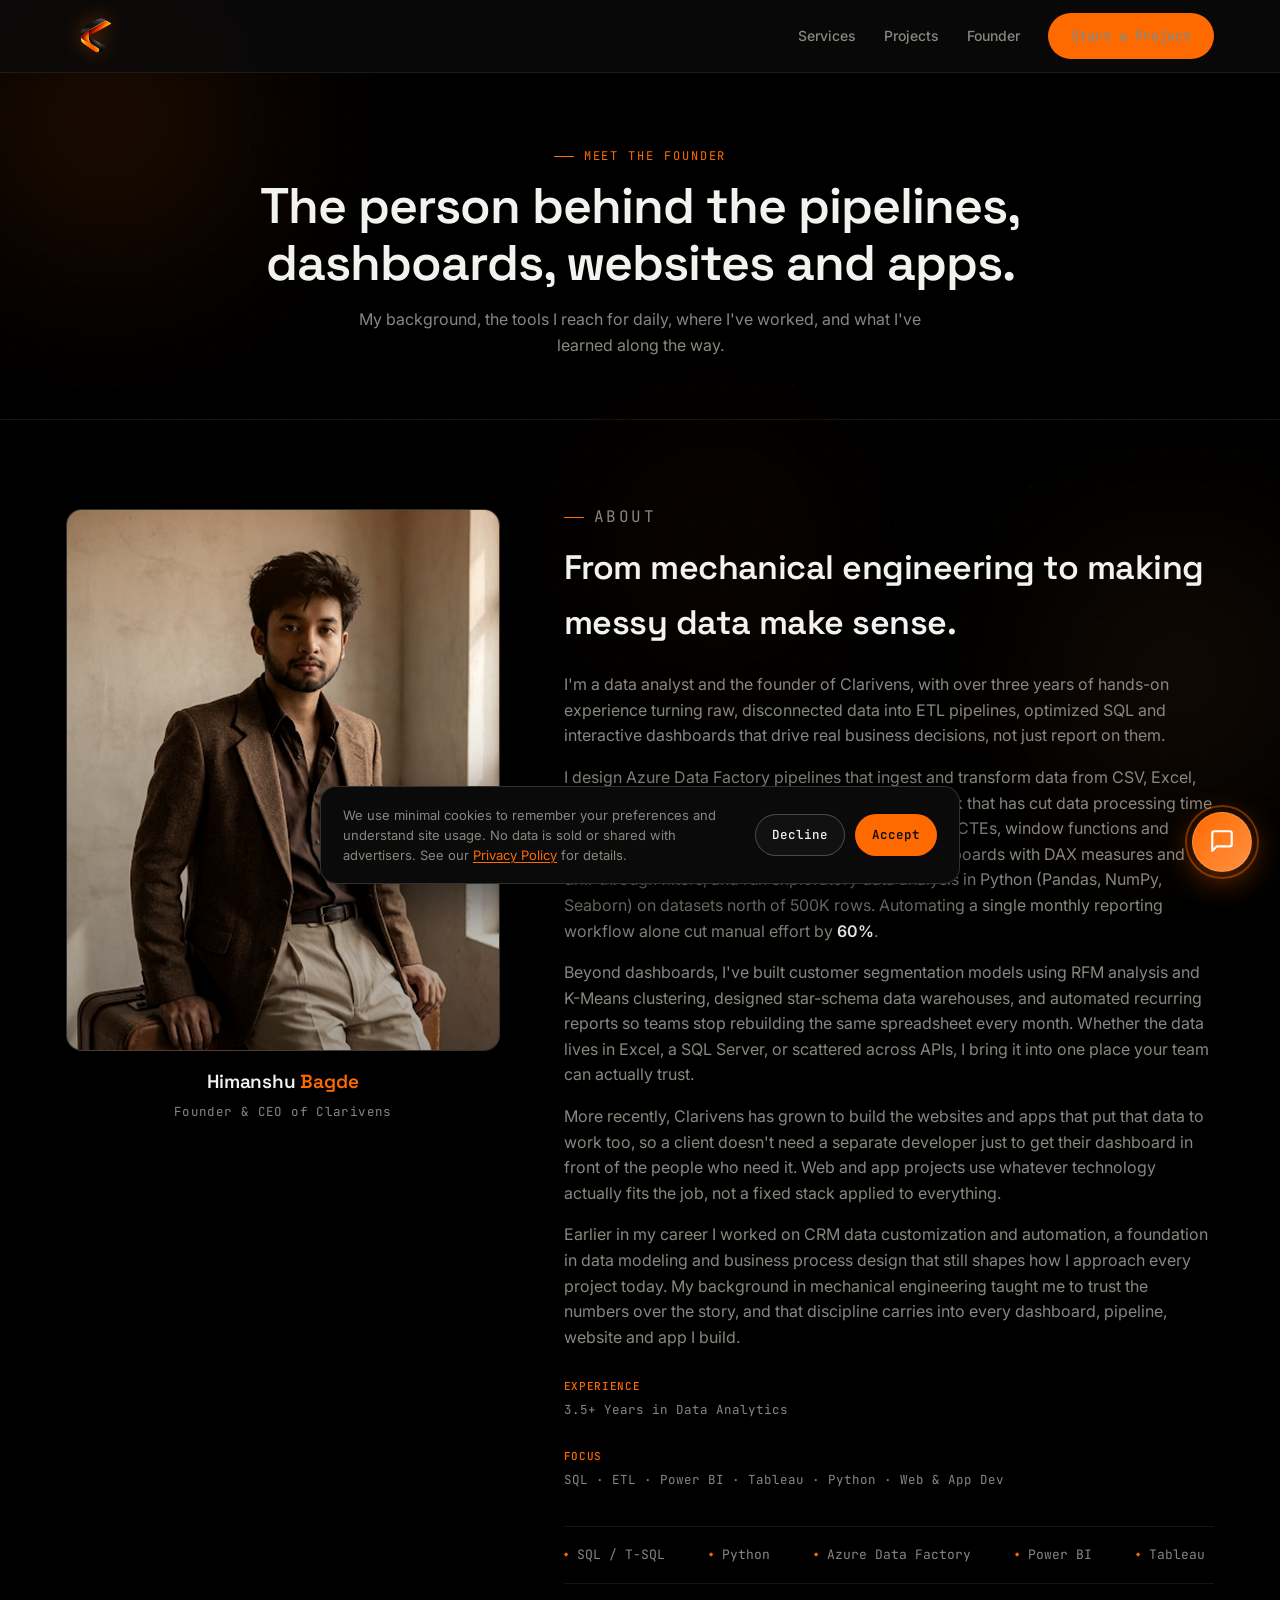
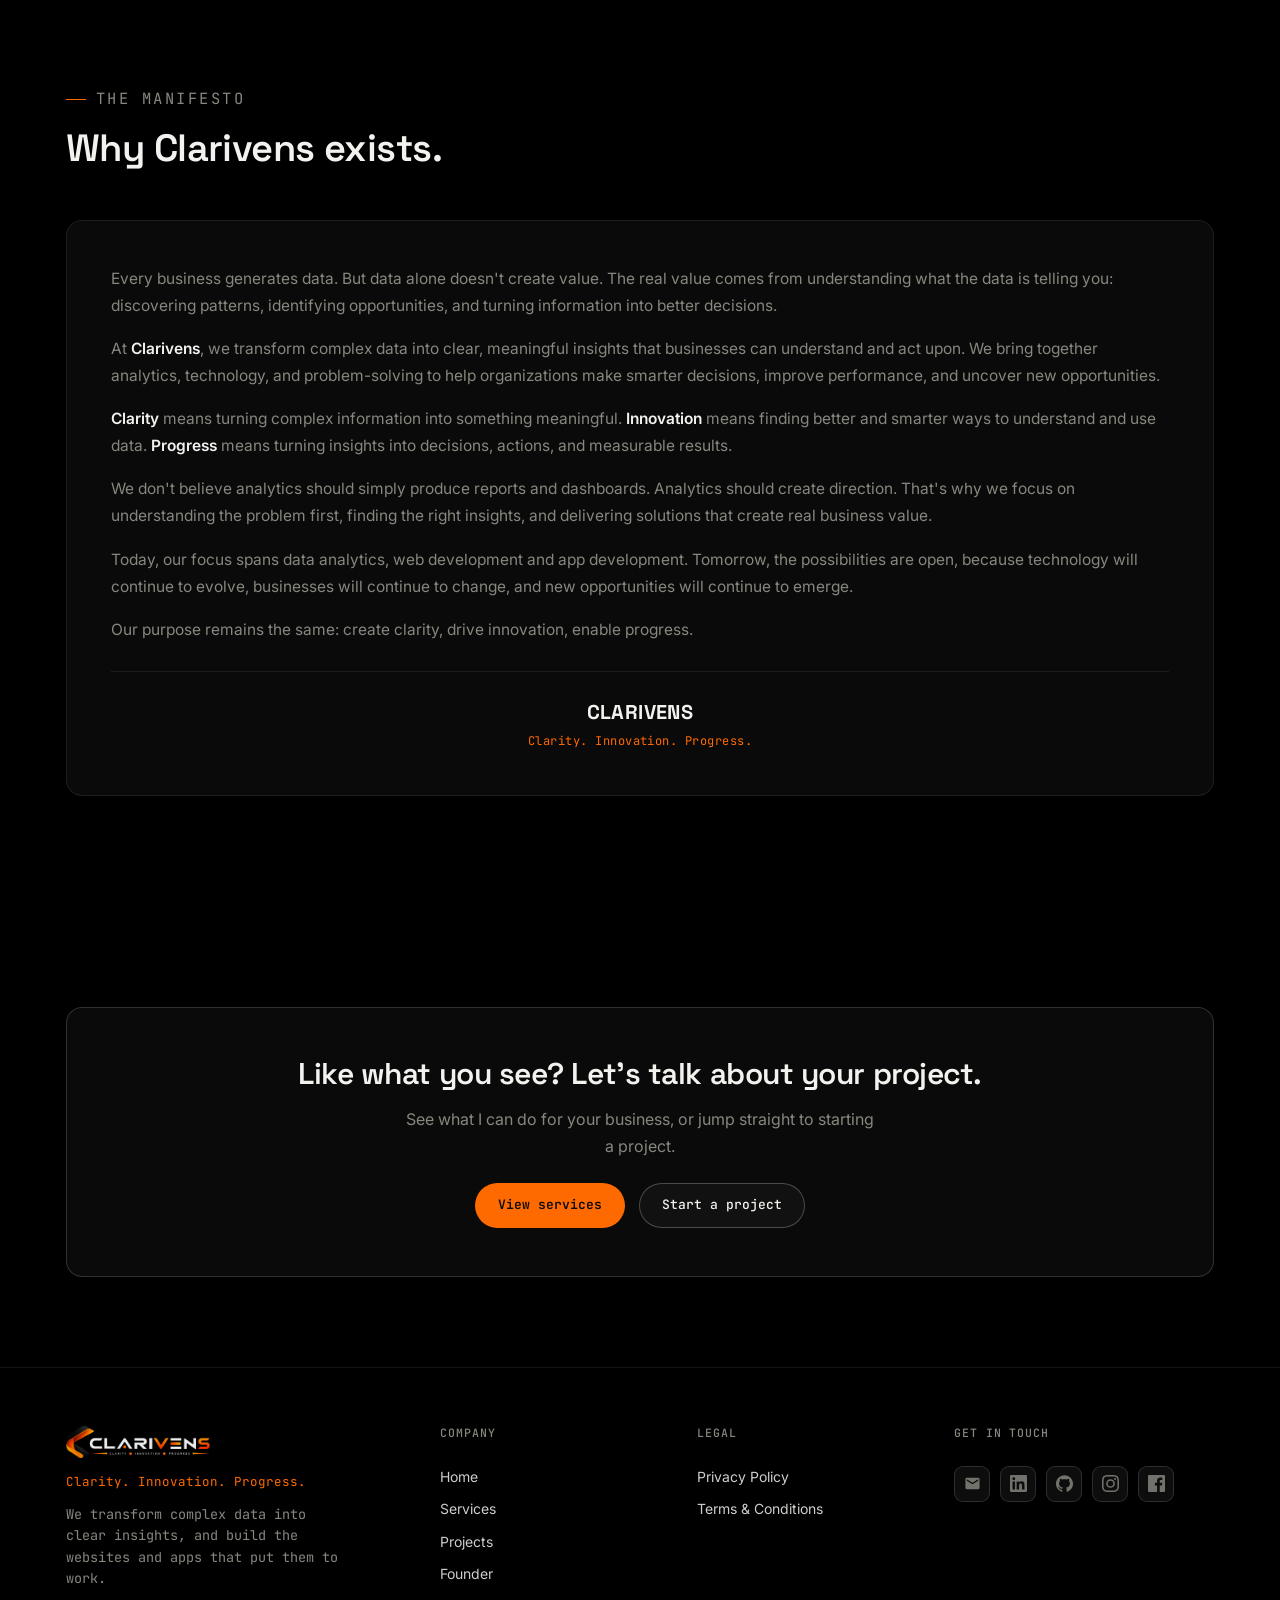
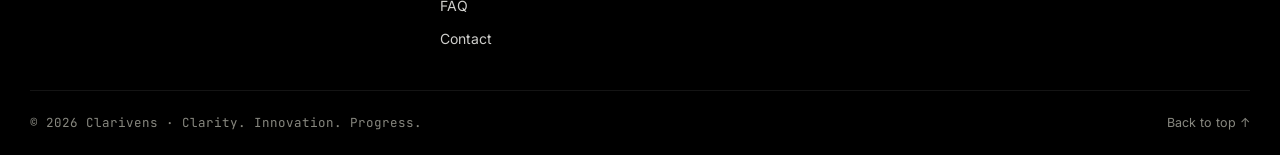
<file: about.html>
<!DOCTYPE html>
<html lang="en">
<head>
<meta charset="UTF-8">
<meta name="viewport" content="width=device-width, initial-scale=1.0">
<title>Founder | Clarivens</title>
<meta name="description" content="Meet the founder of Clarivens and the story behind the company.">
<link rel="icon" type="image/png" href="logo-icon.png">
<link rel="preconnect" href="https://fonts.googleapis.com">
<link href="https://fonts.googleapis.com/css2?family=Space+Grotesk:wght@400;500;600;700&family=Inter:wght@400;500;600&family=JetBrains+Mono:wght@400;500;600&display=swap" rel="stylesheet">
<link rel="stylesheet" href="style.css">
</head>
<body>

<div class="glow-orb o1"></div>
<div class="glow-orb o2"></div>
<div class="glow-orb o3"></div>
<div id="cursorRing"></div>
<div id="cursorDot"></div>

<header>
  <nav class="wrap">
    <a href="index.html" class="logo"><img src="logo-icon.png" alt="Clarivens"></a>
    <div class="nav-links" id="navLinks">
      <a href="services.html">Services</a>
      <a href="projects.html">Projects</a>
      <a href="about.html">Founder</a>
      <a href="contact.html" class="btn btn-solid">Start a Project</a>
    </div>
    <button class="nav-toggle" id="navToggle" aria-label="Toggle menu">☰</button>
  </nav>
</header>

<div class="cookie-banner" id="cookieBanner" role="region" aria-label="Cookie consent">
  <div class="cookie-banner-inner">
    <p>We use minimal cookies to remember your preferences and understand site usage. No data is sold or shared with advertisers. See our <a href="privacy.html">Privacy Policy</a> for details.</p>
    <div class="cookie-banner-actions">
      <button class="btn btn-outline" id="cookieDecline" type="button">Decline</button>
      <button class="btn btn-solid" id="cookieAccept" type="button">Accept</button>
    </div>
  </div>
</div>

<main id="top">
  <!-- ABOUT PAGE HEADER -->
  <section class="page-hero">
    <div class="wrap">
      <p class="eyebrow">Meet the Founder</p>
      <h1>The person behind the pipelines, dashboards, websites and apps.</h1>
      <p class="lead">My background, the tools I reach for daily, where I've worked, and what I've learned along the way.</p>
    </div>
  </section>
<!-- ABOUT -->
  <section id="about">
    <div class="wrap about-grid">
      <div class="reveal"><div class="avatar-card tilt"><img src="[data-uri]" alt="Himanshu Bagde"></div>
        <p class="avatar-caption">Himanshu <span>Bagde</span></p>
        <p class="avatar-subcaption">Founder &amp; CEO of Clarivens</p>
      </div>
      <div class="about-copy reveal">
        <p class="eyebrow">About</p>
        <h2 style="margin:16px 0 22px; font-size:clamp(26px,3vw,34px);">From mechanical engineering to making messy data make sense.</h2>
        <p>I'm a data analyst and the founder of Clarivens, with over three years of hands-on experience turning raw, disconnected data into ETL pipelines, optimized SQL and interactive dashboards that drive real business decisions, not just report on them.</p>
        <p>I design Azure Data Factory pipelines that ingest and transform data from CSV, Excel, APIs and SQL sources into Azure SQL Database, work that has cut data processing time by <strong>40%</strong> on active projects. I write T-SQL using joins, CTEs, window functions and stored procedures, build Power BI and Tableau dashboards with DAX measures and drill-through filters, and run exploratory data analysis in Python (Pandas, NumPy, Seaborn) on datasets north of 500K rows. Automating a single monthly reporting workflow alone cut manual effort by <strong>60%</strong>.</p>
        <p>Beyond dashboards, I've built customer segmentation models using RFM analysis and K-Means clustering, designed star-schema data warehouses, and automated recurring reports so teams stop rebuilding the same spreadsheet every month. Whether the data lives in Excel, a SQL Server, or scattered across APIs, I bring it into one place your team can actually trust.</p>
        <p>More recently, Clarivens has grown to build the websites and apps that put that data to work too, so a client doesn't need a separate developer just to get their dashboard in front of the people who need it. Web and app projects use whatever technology actually fits the job, not a fixed stack applied to everything.</p>
        <p>Earlier in my career I worked on CRM data customization and automation, a foundation in data modeling and business process design that still shapes how I approach every project today. My background in mechanical engineering taught me to trust the numbers over the story, and that discipline carries into every dashboard, pipeline, website and app I build.</p>
        <div class="about-meta">
          <div><b>Experience</b>3.5+ Years in Data Analytics</div>
          <div><b>Focus</b>SQL · ETL · Power BI · Tableau · Python · Web &amp; App Dev</div>
        </div>
        <div class="tool-marquee">
          <div class="tool-track">
            <span>SQL / T-SQL</span><span>Python</span><span>Azure Data Factory</span><span>Power BI</span><span>Tableau</span><span>DAX</span><span>Pandas</span><span>Azure SQL</span><span>MySQL</span><span>Excel</span>
            <span>SQL / T-SQL</span><span>Python</span><span>Azure Data Factory</span><span>Power BI</span><span>Tableau</span><span>DAX</span><span>Pandas</span><span>Azure SQL</span><span>MySQL</span><span>Excel</span>
          </div>
        </div>
      </div>
    </div>
  </section>  <!-- MANIFESTO -->
  <section class="section-flush-top">
    <div class="wrap">
      <div class="section-head reveal">
        <p class="eyebrow">The Manifesto</p>
        <h2>Why Clarivens exists.</h2>
      </div>
      <div class="manifesto reveal">
        <p>Every business generates data. But data alone doesn't create value. The real value comes from understanding what the data is telling you: discovering patterns, identifying opportunities, and turning information into better decisions.</p>
        <p>At <strong>Clarivens</strong>, we transform complex data into clear, meaningful insights that businesses can understand and act upon. We bring together analytics, technology, and problem-solving to help organizations make smarter decisions, improve performance, and uncover new opportunities.</p>
        <p><strong>Clarity</strong> means turning complex information into something meaningful. <strong>Innovation</strong> means finding better and smarter ways to understand and use data. <strong>Progress</strong> means turning insights into decisions, actions, and measurable results.</p>
        <p>We don't believe analytics should simply produce reports and dashboards. Analytics should create direction. That's why we focus on understanding the problem first, finding the right insights, and delivering solutions that create real business value.</p>
        <p>Today, our focus spans data analytics, web development and app development. Tomorrow, the possibilities are open, because technology will continue to evolve, businesses will continue to change, and new opportunities will continue to emerge.</p>
        <p>Our purpose remains the same: create clarity, drive innovation, enable progress.</p>
        <div class="manifesto-brand">
          <div class="name">CLARIVENS</div>
          <div class="tag">Clarity. Innovation. Progress.</div>
        </div>
      </div>
    </div>
  </section>
  <!-- CTA -->
  <section>
    <div class="wrap">
      <div class="cta-banner reveal">
        <h2>Like what you see? Let's talk about your project.</h2>
        <p>See what I can do for your business, or jump straight to starting a project.</p>
        <div class="hero-ctas" style="margin-bottom:0;">
          <a href="services.html" class="btn btn-solid">View services</a>
          <a href="contact.html" class="btn btn-outline">Start a project</a>
        </div>
      </div>
    </div>
  </section>

</main>

<footer>
  <div class="wrap footer-grid">
    <div class="footer-brand">
      <img src="logo-full.png" alt="Clarivens: Clarity. Innovation. Progress." class="footer-logo">
      <p class="footer-tagline">Clarity. Innovation. Progress.</p>
      <p class="footer-blurb">We transform complex data into clear insights, and build the websites and apps that put them to work.</p>
    </div>
    <div class="footer-col">
      <h4>Company</h4>
      <a href="index.html">Home</a>
      <a href="services.html">Services</a>
      <a href="projects.html">Projects</a>
      <a href="about.html">Founder</a>
      <a href="faq.html">FAQ</a>
      <a href="contact.html">Contact</a>
    </div>
    <div class="footer-col">
      <h4>Legal</h4>
      <a href="privacy.html">Privacy Policy</a>
      <a href="terms.html">Terms &amp; Conditions</a>
    </div>
    <div class="footer-col">
      <h4>Get in touch</h4>
      <div class="footer-social-row">
        <a href="https://mail.google.com/mail/?view=cm&fs=1&to=clarivens.io@gmail.com" target="_blank" rel="noopener noreferrer" aria-label="Email">
          <svg viewBox="0 0 24 24" fill="currentColor" width="17" height="17" aria-hidden="true"><path d="M20 4H4c-1.1 0-1.99.9-1.99 2L2 18c0 1.1.9 2 2 2h16c1.1 0 2-.9 2-2V6c0-1.1-.9-2-2-2zm0 4-8 5-8-5V6l8 5 8-5v2z"/></svg>
        </a>
        <a href="https://www.linkedin.com/in/himanshu-bagde11/" target="_blank" rel="noopener noreferrer" aria-label="LinkedIn">
          <svg viewBox="0 0 24 24" fill="currentColor" width="17" height="17" aria-hidden="true"><path d="M20.447 20.452h-3.554v-5.569c0-1.328-.027-3.037-1.852-3.037-1.853 0-2.136 1.445-2.136 2.939v5.667H9.351V9h3.414v1.561h.046c.477-.9 1.637-1.85 3.37-1.85 3.601 0 4.267 2.37 4.267 5.455v6.286zM5.337 7.433c-1.144 0-2.063-.926-2.063-2.065 0-1.138.92-2.063 2.063-2.063 1.14 0 2.064.925 2.064 2.063 0 1.139-.925 2.065-2.064 2.065zm1.782 13.019H3.555V9h3.564v11.452zM22.225 0H1.771C.792 0 0 .774 0 1.729v20.542C0 23.227.792 24 1.771 24h20.451C23.2 24 24 23.227 24 22.271V1.729C24 .774 23.2 0 22.222 0h.003z"/></svg>
        </a>
        <a href="https://github.com/Himanshubagde11" target="_blank" rel="noopener noreferrer" aria-label="GitHub">
          <svg viewBox="0 0 24 24" fill="currentColor" width="17" height="17" aria-hidden="true"><path d="M12 .297c-6.63 0-12 5.373-12 12 0 5.303 3.438 9.8 8.205 11.385.6.113.82-.258.82-.577 0-.285-.01-1.04-.015-2.04-3.338.724-4.042-1.61-4.042-1.61C4.422 18.07 3.633 17.7 3.633 17.7c-1.087-.744.084-.729.084-.729 1.205.084 1.838 1.236 1.838 1.236 1.07 1.835 2.809 1.305 3.495.998.108-.776.417-1.305.76-1.605-2.665-.3-5.466-1.332-5.466-5.93 0-1.31.465-2.38 1.235-3.22-.135-.303-.54-1.523.105-3.176 0 0 1.005-.322 3.3 1.23.96-.267 1.98-.399 3-.405 1.02.006 2.04.138 3 .405 2.28-1.552 3.285-1.23 3.285-1.23.645 1.653.24 2.873.12 3.176.765.84 1.23 1.91 1.23 3.22 0 4.61-2.805 5.625-5.475 5.92.42.36.81 1.096.81 2.22 0 1.606-.015 2.896-.015 3.286 0 .315.21.69.825.57C20.565 22.092 24 17.592 24 12.297c0-6.627-5.373-12-12-12"/></svg>
        </a>
        <a href="https://www.instagram.com/clarivens/" target="_blank" rel="noopener noreferrer" aria-label="Instagram">
          <svg viewBox="0 0 24 24" fill="currentColor" width="17" height="17" aria-hidden="true"><path d="M12 2.163c3.204 0 3.584.012 4.85.07 3.252.148 4.771 1.691 4.919 4.919.058 1.265.069 1.645.069 4.849 0 3.205-.012 3.584-.069 4.849-.149 3.225-1.664 4.771-4.919 4.919-1.266.058-1.644.07-4.85.07-3.204 0-3.584-.012-4.849-.07-3.26-.149-4.771-1.699-4.919-4.92-.058-1.265-.07-1.644-.07-4.849 0-3.204.013-3.583.07-4.849.149-3.227 1.664-4.771 4.919-4.919 1.266-.057 1.645-.069 4.849-.069zM12 0C8.741 0 8.333.014 7.053.072c-4.358.2-6.78 2.618-6.98 6.98C.014 8.332 0 8.74 0 12c0 3.259.014 3.668.072 4.948.2 4.358 2.618 6.78 6.98 6.98C8.333 23.986 8.741 24 12 24c3.259 0 3.668-.014 4.948-.072 4.354-.2 6.782-2.618 6.979-6.98.059-1.28.073-1.689.073-4.948 0-3.259-.014-3.667-.072-4.947-.196-4.354-2.617-6.78-6.979-6.98C15.668.014 15.259 0 12 0zm0 5.838a6.162 6.162 0 1 0 0 12.324 6.162 6.162 0 0 0 0-12.324zM12 16a4 4 0 1 1 0-8 4 4 0 0 1 0 8zm6.406-11.845a1.44 1.44 0 1 0 0 2.881 1.44 1.44 0 0 0 0-2.881z"/></svg>
        </a>
        <a href="https://www.facebook.com/profile.php?id=61593940557370" target="_blank" rel="noopener noreferrer" aria-label="Facebook">
          <svg viewBox="0 0 24 24" fill="currentColor" width="17" height="17" aria-hidden="true"><path d="M22.675 0h-21.35c-.732 0-1.325.593-1.325 1.325v21.351c0 .731.593 1.324 1.325 1.324h11.495v-9.294h-3.128v-3.622h3.128v-2.671c0-3.1 1.893-4.788 4.659-4.788 1.325 0 2.464.099 2.795.143v3.24l-1.918.001c-1.504 0-1.795.715-1.795 1.763v2.313h3.587l-.467 3.622h-3.12v9.293h6.116c.73 0 1.323-.593 1.323-1.324v-21.35c0-.732-.593-1.325-1.325-1.325z"/></svg>
        </a>
      </div>
    </div>
  </div>
  <div class="wrap footer-bottom">
    <p>&copy; 2026 Clarivens &middot; Clarity. Innovation. Progress.</p>
    <a href="index.html#top">Back to top ↑</a>
  </div>
</footer>

<script src="main.js"></script>

    <div id="clarivens-ai-root"></div>
    <script src="/clarivens-ai-widget.js" defer></script>
</body>
</html>
</file>
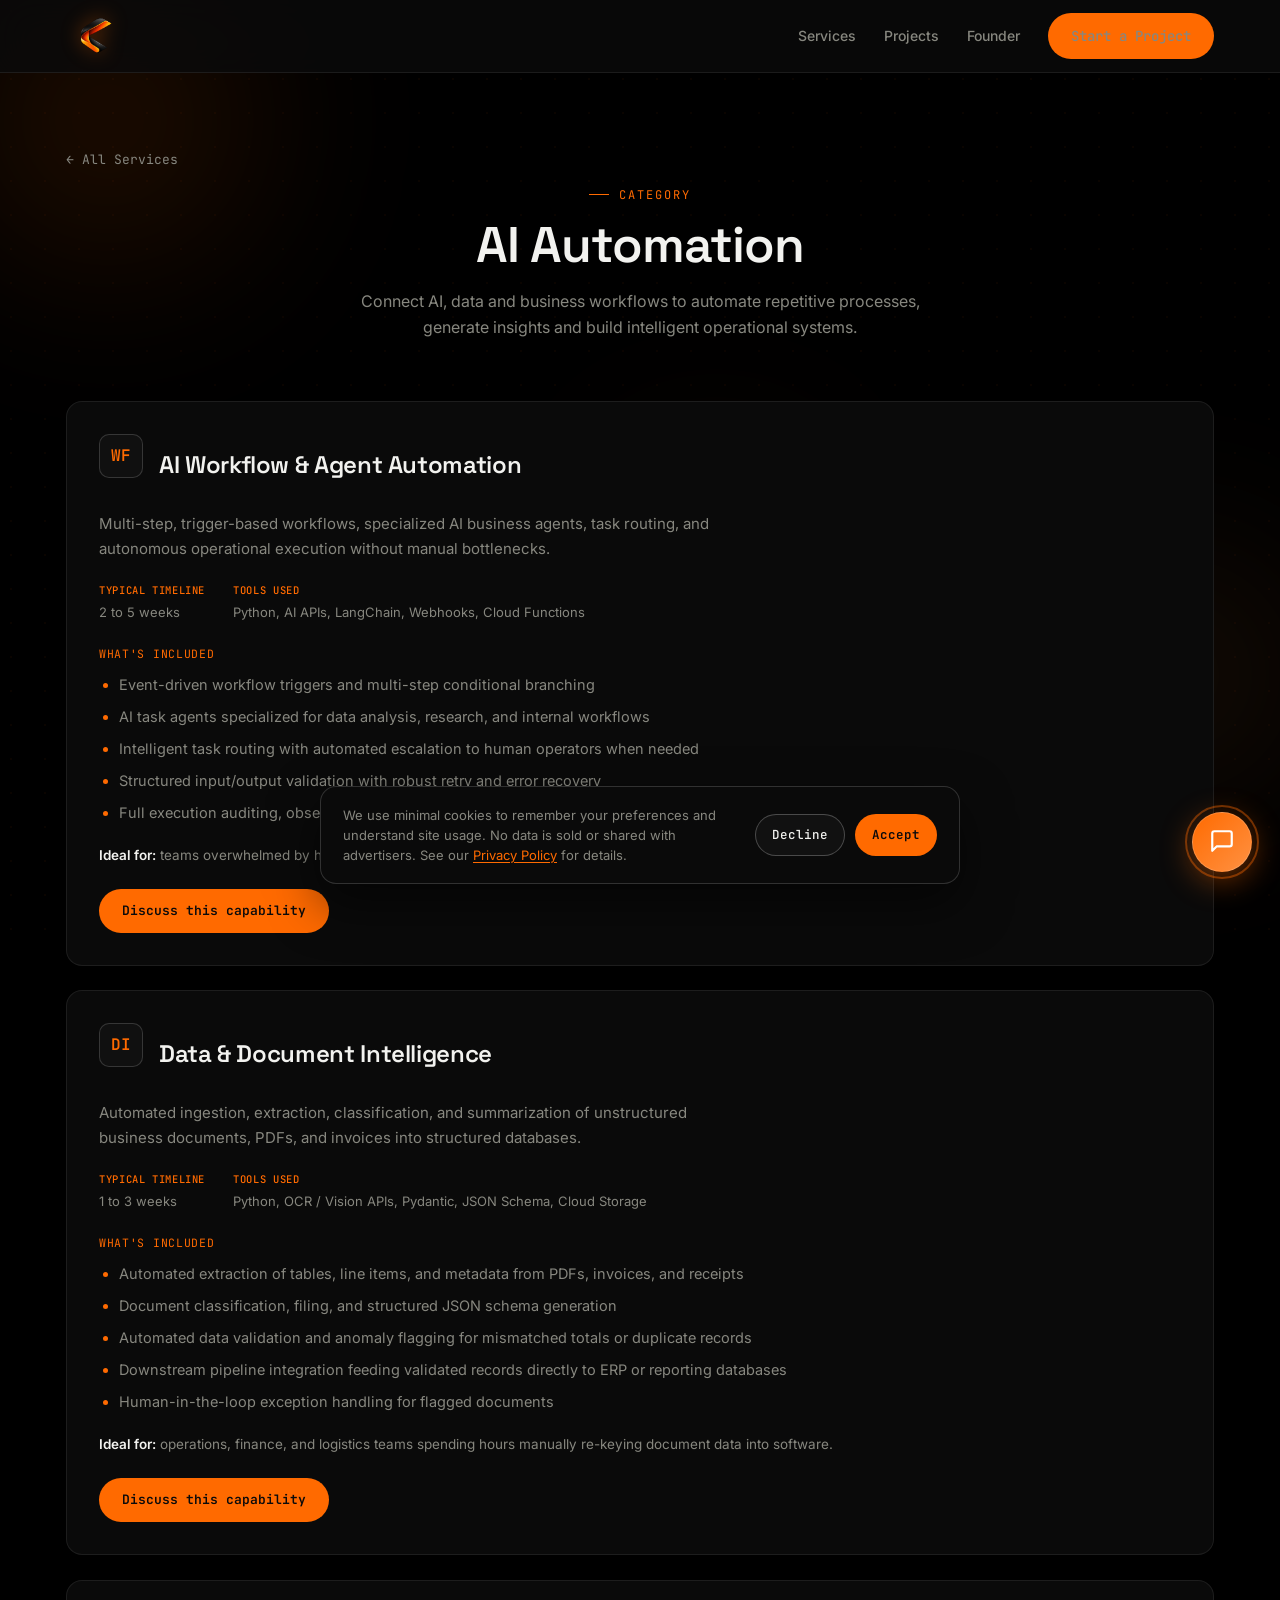
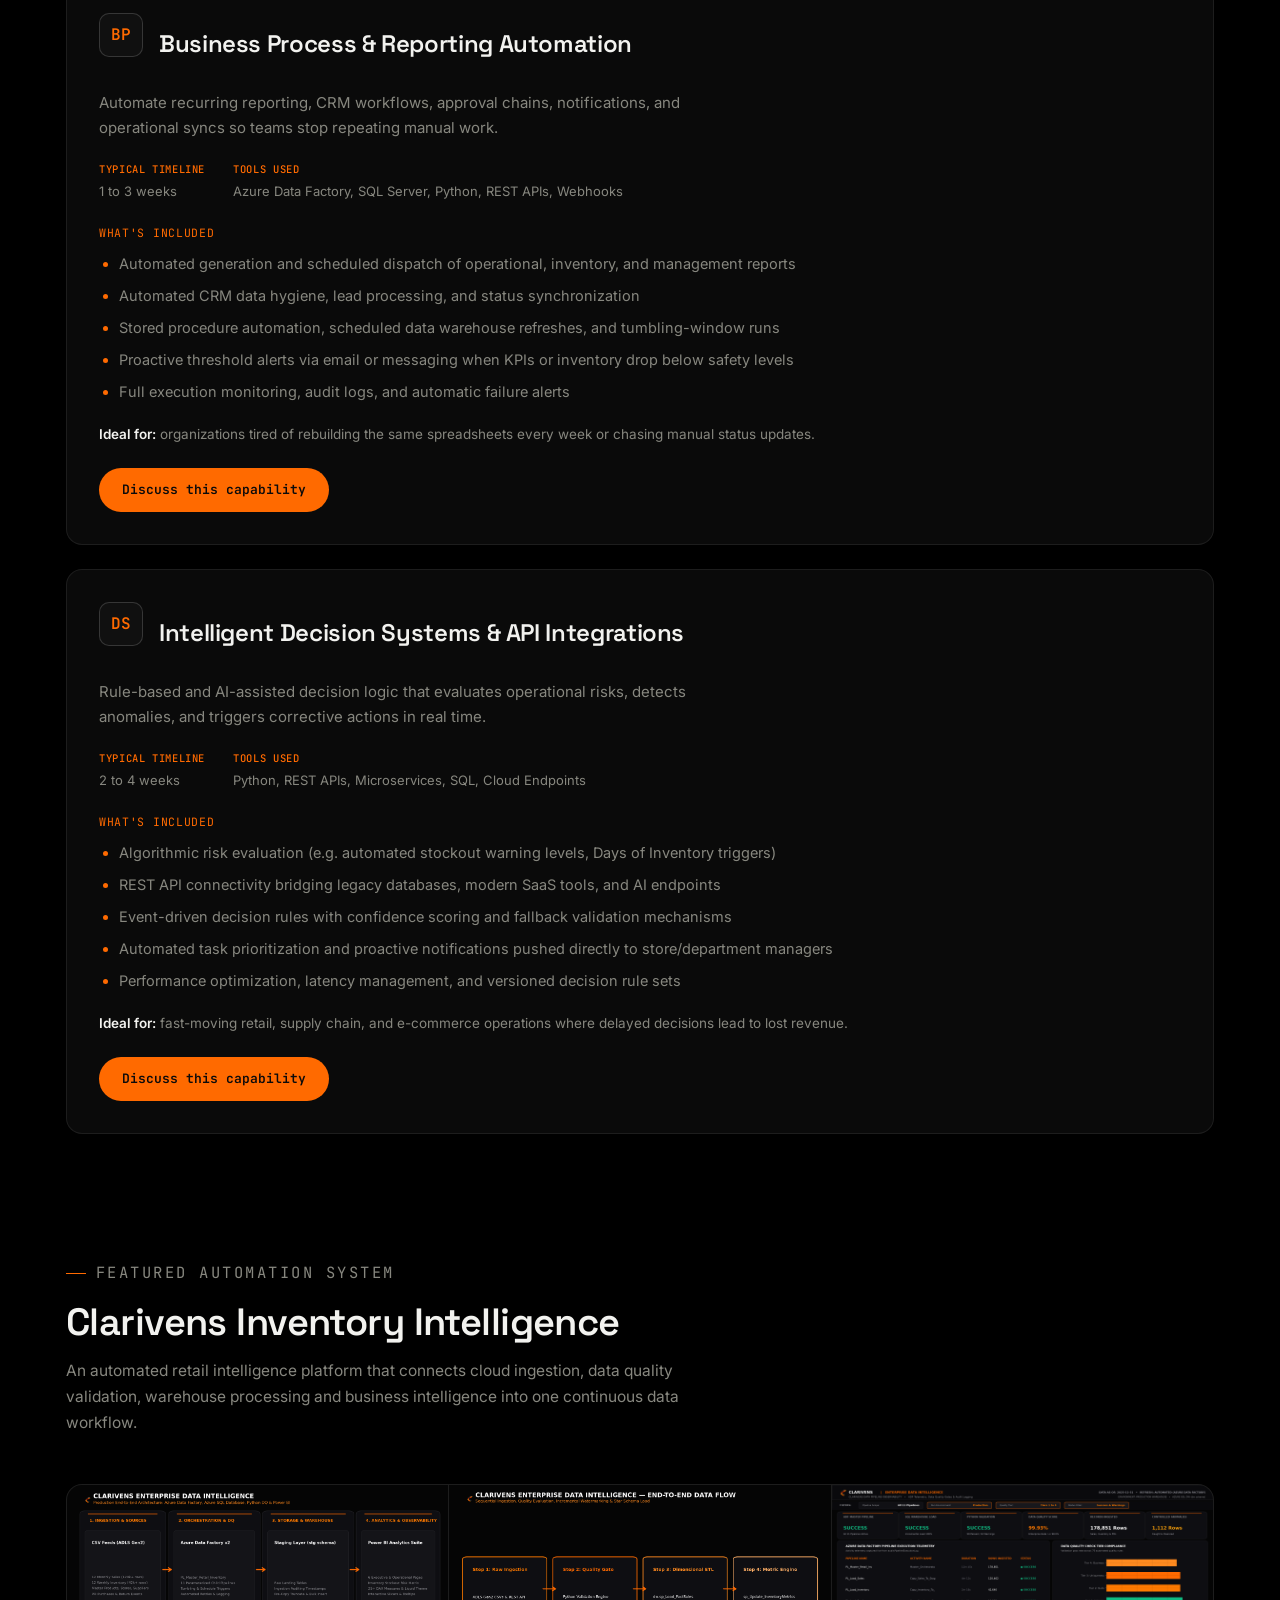
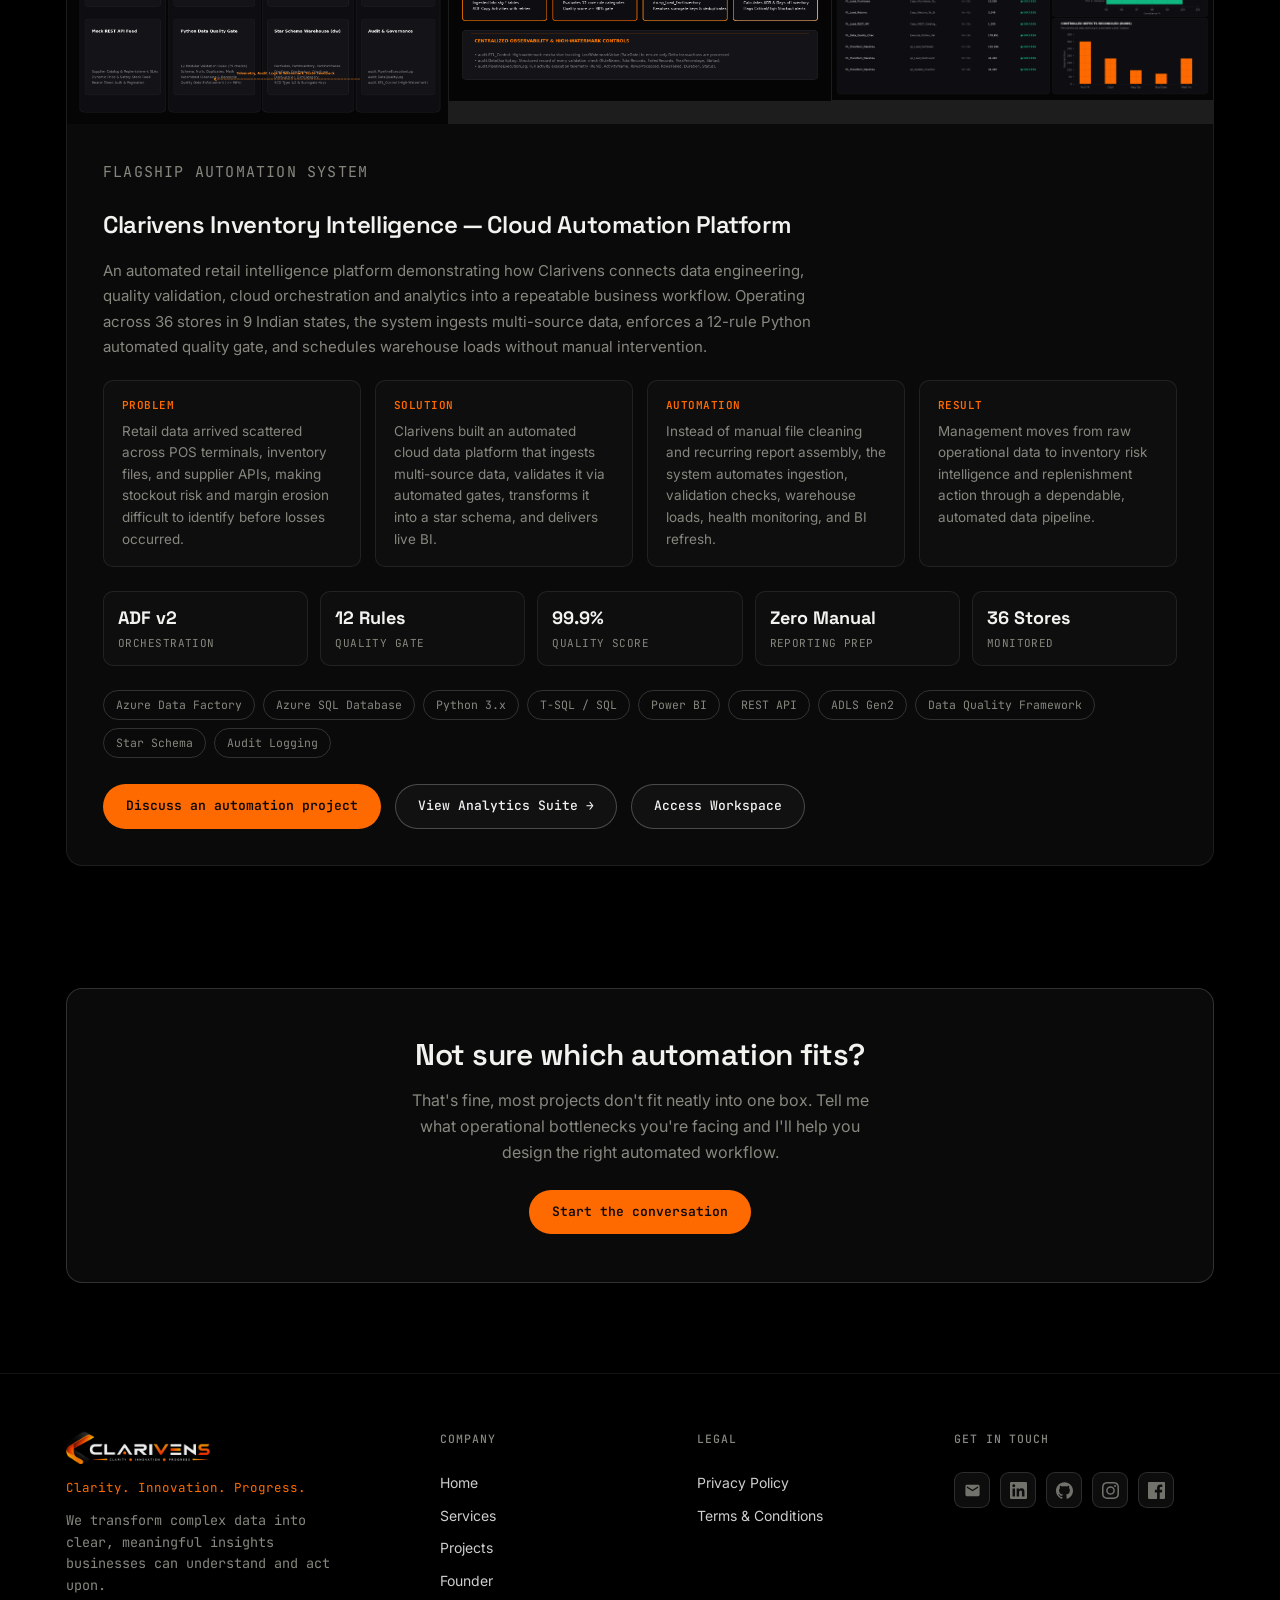
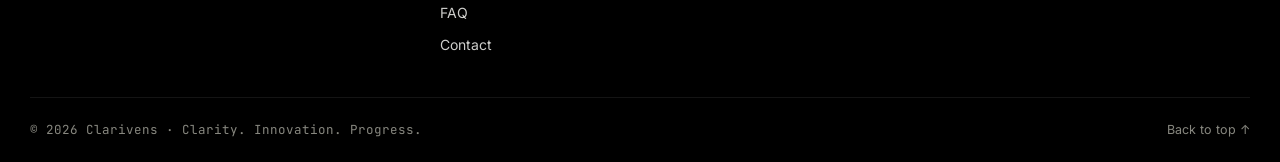
<file: ai-automation.html>
<!DOCTYPE html>
<html lang="en">
<head>
<meta charset="UTF-8">
<meta name="viewport" content="width=device-width, initial-scale=1.0">
<title>AI Automation Services | Clarivens</title>
<meta name="description" content="Connect AI, data and business workflows to automate repetitive processes, generate insights and build intelligent operational systems.">
<link rel="icon" type="image/png" href="logo-icon.png">
<link rel="preconnect" href="https://fonts.googleapis.com">
<link href="https://fonts.googleapis.com/css2?family=Space+Grotesk:wght@400;500;600;700&family=Inter:wght@400;500;600&family=JetBrains+Mono:wght@400;500;600&display=swap" rel="stylesheet">
<link rel="stylesheet" href="style.css">
</head>
<body>

<div class="glow-orb o1"></div>
<div class="glow-orb o2"></div>
<div class="glow-orb o3"></div>
<div id="cursorRing"></div>
<div id="cursorDot"></div>

<header>
  <nav class="wrap">
    <a href="index.html" class="logo"><img src="logo-icon.png" alt="Clarivens"></a>
    <div class="nav-links" id="navLinks">
      <a href="services.html">Services</a>
      <a href="projects.html">Projects</a>
      <a href="about.html">Founder</a>
      <a href="contact.html" class="btn btn-solid">Start a Project</a>
    </div>
    <button class="nav-toggle" id="navToggle" aria-label="Toggle menu">☰</button>
  </nav>
</header>

<div class="cookie-banner" id="cookieBanner" role="region" aria-label="Cookie consent">
  <div class="cookie-banner-inner">
    <p>We use minimal cookies to remember your preferences and understand site usage. No data is sold or shared with advertisers. See our <a href="privacy.html">Privacy Policy</a> for details.</p>
    <div class="cookie-banner-actions">
      <button class="btn btn-outline" id="cookieDecline" type="button">Decline</button>
      <button class="btn btn-solid" id="cookieAccept" type="button">Accept</button>
    </div>
  </div>
</div>

<main id="top">
  <!-- PAGE HEADER -->
  <section class="page-hero">
    <div class="wrap">
      <a href="services.html" class="back-link reveal">← All Services</a>
      <p class="eyebrow">Category</p>
      <h1>AI Automation</h1>
      <p class="lead">Connect AI, data and business workflows to automate repetitive processes, generate insights and build intelligent operational systems.</p>
    </div>
  </section>

  <!-- SERVICES -->
  <section class="section-flush-top">
    <div class="wrap">

      <div class="service-detail tilt reveal">
        <div class="service-detail-head">
          <div class="service-icon">WF</div>
          <h2>AI Workflow &amp; Agent Automation</h2>
        </div>
        <p class="desc">Multi-step, trigger-based workflows, specialized AI business agents, task routing, and autonomous operational execution without manual bottlenecks.</p>
        <div class="service-meta">
          <div><b>Typical timeline</b>2 to 5 weeks</div>
          <div><b>Tools used</b>Python, AI APIs, LangChain, Webhooks, Cloud Functions</div>
        </div>
        <p class="includes-label">What's included</p>
        <ul class="includes">
          <li>Event-driven workflow triggers and multi-step conditional branching</li>
          <li>AI task agents specialized for data analysis, research, and internal workflows</li>
          <li>Intelligent task routing with automated escalation to human operators when needed</li>
          <li>Structured input/output validation with robust retry and error recovery</li>
          <li>Full execution auditing, observability, and logging for enterprise transparency</li>
        </ul>
        <p class="ideal-for"><b>Ideal for:</b> teams overwhelmed by high-volume manual ticketing, data routing, or multi-step coordination across tools.</p>
        <a href="contact.html?service=AI%20Automation#contact" class="btn btn-solid">Discuss this capability</a>
      </div>

      <div class="service-detail tilt reveal">
        <div class="service-detail-head">
          <div class="service-icon">DI</div>
          <h2>Data &amp; Document Intelligence</h2>
        </div>
        <p class="desc">Automated ingestion, extraction, classification, and summarization of unstructured business documents, PDFs, and invoices into structured databases.</p>
        <div class="service-meta">
          <div><b>Typical timeline</b>1 to 3 weeks</div>
          <div><b>Tools used</b>Python, OCR / Vision APIs, Pydantic, JSON Schema, Cloud Storage</div>
        </div>
        <p class="includes-label">What's included</p>
        <ul class="includes">
          <li>Automated extraction of tables, line items, and metadata from PDFs, invoices, and receipts</li>
          <li>Document classification, filing, and structured JSON schema generation</li>
          <li>Automated data validation and anomaly flagging for mismatched totals or duplicate records</li>
          <li>Downstream pipeline integration feeding validated records directly to ERP or reporting databases</li>
          <li>Human-in-the-loop exception handling for flagged documents</li>
        </ul>
        <p class="ideal-for"><b>Ideal for:</b> operations, finance, and logistics teams spending hours manually re-keying document data into software.</p>
        <a href="contact.html?service=AI%20Automation#contact" class="btn btn-solid">Discuss this capability</a>
      </div>

      <div class="service-detail tilt reveal">
        <div class="service-detail-head">
          <div class="service-icon">BP</div>
          <h2>Business Process &amp; Reporting Automation</h2>
        </div>
        <p class="desc">Automate recurring reporting, CRM workflows, approval chains, notifications, and operational syncs so teams stop repeating manual work.</p>
        <div class="service-meta">
          <div><b>Typical timeline</b>1 to 3 weeks</div>
          <div><b>Tools used</b>Azure Data Factory, SQL Server, Python, REST APIs, Webhooks</div>
        </div>
        <p class="includes-label">What's included</p>
        <ul class="includes">
          <li>Automated generation and scheduled dispatch of operational, inventory, and management reports</li>
          <li>Automated CRM data hygiene, lead processing, and status synchronization</li>
          <li>Stored procedure automation, scheduled data warehouse refreshes, and tumbling-window runs</li>
          <li>Proactive threshold alerts via email or messaging when KPIs or inventory drop below safety levels</li>
          <li>Full execution monitoring, audit logs, and automatic failure alerts</li>
        </ul>
        <p class="ideal-for"><b>Ideal for:</b> organizations tired of rebuilding the same spreadsheets every week or chasing manual status updates.</p>
        <a href="contact.html?service=AI%20Automation#contact" class="btn btn-solid">Discuss this capability</a>
      </div>

      <div class="service-detail tilt reveal">
        <div class="service-detail-head">
          <div class="service-icon">DS</div>
          <h2>Intelligent Decision Systems &amp; API Integrations</h2>
        </div>
        <p class="desc">Rule-based and AI-assisted decision logic that evaluates operational risks, detects anomalies, and triggers corrective actions in real time.</p>
        <div class="service-meta">
          <div><b>Typical timeline</b>2 to 4 weeks</div>
          <div><b>Tools used</b>Python, REST APIs, Microservices, SQL, Cloud Endpoints</div>
        </div>
        <p class="includes-label">What's included</p>
        <ul class="includes">
          <li>Algorithmic risk evaluation (e.g. automated stockout warning levels, Days of Inventory triggers)</li>
          <li>REST API connectivity bridging legacy databases, modern SaaS tools, and AI endpoints</li>
          <li>Event-driven decision rules with confidence scoring and fallback validation mechanisms</li>
          <li>Automated task prioritization and proactive notifications pushed directly to store/department managers</li>
          <li>Performance optimization, latency management, and versioned decision rule sets</li>
        </ul>
        <p class="ideal-for"><b>Ideal for:</b> fast-moving retail, supply chain, and e-commerce operations where delayed decisions lead to lost revenue.</p>
        <a href="contact.html?service=AI%20Automation#contact" class="btn btn-solid">Discuss this capability</a>
      </div>

    </div>
  </section>

  <!-- FEATURED PROJECT -->
  <section class="section-flush-top" id="featured-project">
    <div class="wrap">
      <div class="section-head reveal">
        <p class="eyebrow">Featured Automation System</p>
        <h2>Clarivens Inventory Intelligence</h2>
        <p>An automated retail intelligence platform that connects cloud ingestion, data quality validation, warehouse processing and business intelligence into one continuous data workflow.</p>
      </div>

      <div class="featured-project tilt reveal">
        <div class="featured-project-images grid-3">
          <img src="assets/inventory-intelligence/architecture-diagram.png" alt="Clarivens Inventory Intelligence — Architecture Diagram">
          <img src="assets/inventory-intelligence/data-flow.png" alt="Clarivens Inventory Intelligence — End-to-End Orchestrated Data Flow">
          <img src="assets/inventory-intelligence/06_data_pipeline_health.png" alt="Clarivens Inventory Intelligence — Pipeline Health & Governance Telemetry">
        </div>
        <div class="featured-project-body">
          <p class="featured-project-label">Flagship Automation System</p>
          <h3>Clarivens Inventory Intelligence — Cloud Automation Platform</h3>
          <p>An automated retail intelligence platform demonstrating how Clarivens connects data engineering, quality validation, cloud orchestration and analytics into a repeatable business workflow. Operating across 36 stores in 9 Indian states, the system ingests multi-source data, enforces a 12-rule Python automated quality gate, and schedules warehouse loads without manual intervention.</p>
          
          <!-- Story Block -->
          <div class="project-story-grid">
            <div class="project-story-box">
              <div class="box-lbl">Problem</div>
              <p>Retail data arrived scattered across POS terminals, inventory files, and supplier APIs, making stockout risk and margin erosion difficult to identify before losses occurred.</p>
            </div>
            <div class="project-story-box">
              <div class="box-lbl">Solution</div>
              <p>Clarivens built an automated cloud data platform that ingests multi-source data, validates it via automated gates, transforms it into a star schema, and delivers live BI.</p>
            </div>
            <div class="project-story-box">
              <div class="box-lbl">Automation</div>
              <p>Instead of manual file cleaning and recurring report assembly, the system automates ingestion, validation checks, warehouse loads, health monitoring, and BI refresh.</p>
            </div>
            <div class="project-story-box">
              <div class="box-lbl">Result</div>
              <p>Management moves from raw operational data to inventory risk intelligence and replenishment action through a dependable, automated data pipeline.</p>
            </div>
          </div>

          <div class="featured-project-metrics">
            <div class="featured-metric-item">
              <div class="val">ADF v2</div>
              <div class="lbl">Orchestration</div>
            </div>
            <div class="featured-metric-item">
              <div class="val">12 Rules</div>
              <div class="lbl">Quality Gate</div>
            </div>
            <div class="featured-metric-item">
              <div class="val">99.9%</div>
              <div class="lbl">Quality Score</div>
            </div>
            <div class="featured-metric-item">
              <div class="val">Zero Manual</div>
              <div class="lbl">Reporting Prep</div>
            </div>
            <div class="featured-metric-item">
              <div class="val">36 Stores</div>
              <div class="lbl">Monitored</div>
            </div>
          </div>

          <div class="featured-project-tags">
            <span>Azure Data Factory</span>
            <span>Azure SQL Database</span>
            <span>Python 3.x</span>
            <span>T-SQL / SQL</span>
            <span>Power BI</span>
            <span>REST API</span>
            <span>ADLS Gen2</span>
            <span>Data Quality Framework</span>
            <span>Star Schema</span>
            <span>Audit Logging</span>
          </div>
          <div class="featured-project-actions">
            <a href="contact.html?service=AI%20Automation#contact" class="btn btn-solid">Discuss an automation project</a>
            <a href="data-analytics.html#featured-project" class="btn btn-outline">View Analytics Suite →</a>
            <a href="workspace.html" class="btn btn-outline">Access Workspace</a>
          </div>
        </div>
      </div>
    </div>
  </section>

  <!-- CLOSING CTA -->
  <section class="section-flush-top">
    <div class="wrap">
      <div class="cta-banner reveal">
        <h2>Not sure which automation fits?</h2>
        <p>That's fine, most projects don't fit neatly into one box. Tell me what operational bottlenecks you're facing and I'll help you design the right automated workflow.</p>
        <a href="contact.html" class="btn btn-solid">Start the conversation</a>
      </div>
    </div>
  </section>

</main>

<footer>
  <div class="wrap footer-grid">
    <div class="footer-brand">
      <img src="logo-full.png" alt="Clarivens: Clarity. Innovation. Progress." class="footer-logo">
      <p class="footer-tagline">Clarity. Innovation. Progress.</p>
      <p class="footer-blurb">We transform complex data into clear, meaningful insights businesses can understand and act upon.</p>
    </div>
    <div class="footer-col">
      <h4>Company</h4>
      <a href="index.html">Home</a>
      <a href="services.html">Services</a>
      <a href="projects.html">Projects</a>
      <a href="about.html">Founder</a>
      <a href="faq.html">FAQ</a>
      <a href="contact.html">Contact</a>
    </div>
    <div class="footer-col">
      <h4>Legal</h4>
      <a href="privacy.html">Privacy Policy</a>
      <a href="terms.html">Terms &amp; Conditions</a>
    </div>
    <div class="footer-col">
      <h4>Get in touch</h4>
      <div class="footer-social-row">
        <a href="https://mail.google.com/mail/?view=cm&fs=1&to=clarivens.io@gmail.com" target="_blank" rel="noopener noreferrer" aria-label="Email">
          <svg viewBox="0 0 24 24" fill="currentColor" width="17" height="17" aria-hidden="true"><path d="M20 4H4c-1.1 0-1.99.9-1.99 2L2 18c0 1.1.9 2 2 2h16c1.1 0 2-.9 2-2V6c0-1.1-.9-2-2-2zm0 4-8 5-8-5V6l8 5 8-5v2z"/></svg>
        </a>
        <a href="https://www.linkedin.com/in/himanshu-bagde11/" target="_blank" rel="noopener noreferrer" aria-label="LinkedIn">
          <svg viewBox="0 0 24 24" fill="currentColor" width="17" height="17" aria-hidden="true"><path d="M20.447 20.452h-3.554v-5.569c0-1.328-.027-3.037-1.852-3.037-1.853 0-2.136 1.445-2.136 2.939v5.667H9.351V9h3.414v1.561h.046c.477-.9 1.637-1.85 3.37-1.85 3.601 0 4.267 2.37 4.267 5.455v6.286zM5.337 7.433c-1.144 0-2.063-.926-2.063-2.065 0-1.138.92-2.063 2.063-2.063 1.14 0 2.064.925 2.064 2.063 0 1.139-.925 2.065-2.064 2.065zm1.782 13.019H3.555V9h3.564v11.452zM22.225 0H1.771C.792 0 0 .774 0 1.729v20.542C0 23.227.792 24 1.771 24h20.451C23.2 24 24 23.227 24 22.271V1.729C24 .774 23.2 0 22.222 0h.003z"/></svg>
        </a>
        <a href="https://github.com/Himanshubagde11" target="_blank" rel="noopener noreferrer" aria-label="GitHub">
          <svg viewBox="0 0 24 24" fill="currentColor" width="17" height="17" aria-hidden="true"><path d="M12 .297c-6.63 0-12 5.373-12 12 0 5.303 3.438 9.8 8.205 11.385.6.113.82-.258.82-.577 0-.285-.01-1.04-.015-2.04-3.338.724-4.042-1.61-4.042-1.61C4.422 18.07 3.633 17.7 3.633 17.7c-1.087-.744.084-.729.084-.729 1.205.084 1.838 1.236 1.838 1.236 1.07 1.835 2.809 1.305 3.495.998.108-.776.417-1.305.76-1.605-2.665-.3-5.466-1.332-5.466-5.93 0-1.31.465-2.38 1.235-3.22-.135-.303-.54-1.523.105-3.176 0 0 1.005-.322 3.3 1.23.96-.267 1.98-.399 3-.405 1.02.006 2.04.138 3 .405 2.28-1.552 3.285-1.23 3.285-1.23.645 1.653.24 2.873.12 3.176.765.84 1.23 1.91 1.23 3.22 0 4.61-2.805 5.625-5.475 5.92.42.36.81 1.096.81 2.22 0 1.606-.015 2.896-.015 3.286 0 .315.21.69.825.57C20.565 22.092 24 17.592 24 12.297c0-6.627-5.373-12-12-12"/></svg>
        </a>
        <a href="https://www.instagram.com/clarivens/" target="_blank" rel="noopener noreferrer" aria-label="Instagram">
          <svg viewBox="0 0 24 24" fill="currentColor" width="17" height="17" aria-hidden="true"><path d="M12 2.163c3.204 0 3.584.012 4.85.07 3.252.148 4.771 1.691 4.919 4.919.058 1.265.069 1.645.069 4.849 0 3.205-.012 3.584-.069 4.849-.149 3.225-1.664 4.771-4.919 4.919-1.266.058-1.644.07-4.85.07-3.204 0-3.584-.012-4.849-.07-3.26-.149-4.771-1.699-4.919-4.92-.058-1.265-.07-1.644-.07-4.849 0-3.204.013-3.583.07-4.849.149-3.227 1.664-4.771 4.919-4.919 1.266-.057 1.645-.069 4.849-.069zM12 0C8.741 0 8.333.014 7.053.072c-4.358.2-6.78 2.618-6.98 6.98C.014 8.332 0 8.74 0 12c0 3.259.014 3.668.072 4.948.2 4.358 2.618 6.78 6.98 6.98C8.333 23.986 8.741 24 12 24c3.259 0 3.668-.014 4.948-.072 4.354-.2 6.782-2.618 6.979-6.98.059-1.28.073-1.689.073-4.948 0-3.259-.014-3.667-.072-4.947-.196-4.354-2.617-6.78-6.979-6.98C15.668.014 15.259 0 12 0zm0 5.838a6.162 6.162 0 1 0 0 12.324 6.162 6.162 0 0 0 0-12.324zM12 16a4 4 0 1 1 0-8 4 4 0 0 1 0 8zm6.406-11.845a1.44 1.44 0 1 0 0 2.881 1.44 1.44 0 0 0 0-2.881z"/></svg>
        </a>
        <a href="https://www.facebook.com/profile.php?id=61593940557370" target="_blank" rel="noopener noreferrer" aria-label="Facebook">
          <svg viewBox="0 0 24 24" fill="currentColor" width="17" height="17" aria-hidden="true"><path d="M22.675 0h-21.35c-.732 0-1.325.593-1.325 1.325v21.351c0 .731.593 1.324 1.325 1.324h11.495v-9.294h-3.128v-3.622h3.128v-2.671c0-3.1 1.893-4.788 4.659-4.788 1.325 0 2.464.099 2.795.143v3.24l-1.918.001c-1.504 0-1.795.715-1.795 1.763v2.313h3.587l-.467 3.622h-3.12v9.293h6.116c.73 0 1.323-.593 1.323-1.324v-21.35c0-.732-.593-1.325-1.325-1.325z"/></svg>
        </a>
      </div>
    </div>
  </div>
  <div class="wrap footer-bottom">
    <p>&copy; 2026 Clarivens &middot; Clarity. Innovation. Progress.</p>
    <a href="index.html#top">Back to top ↑</a>
  </div>
</footer>

<script src="main.js"></script>

    <div id="clarivens-ai-root"></div>
    <script src="/clarivens-ai-widget.js" defer></script>
</body>
</html>
</file>
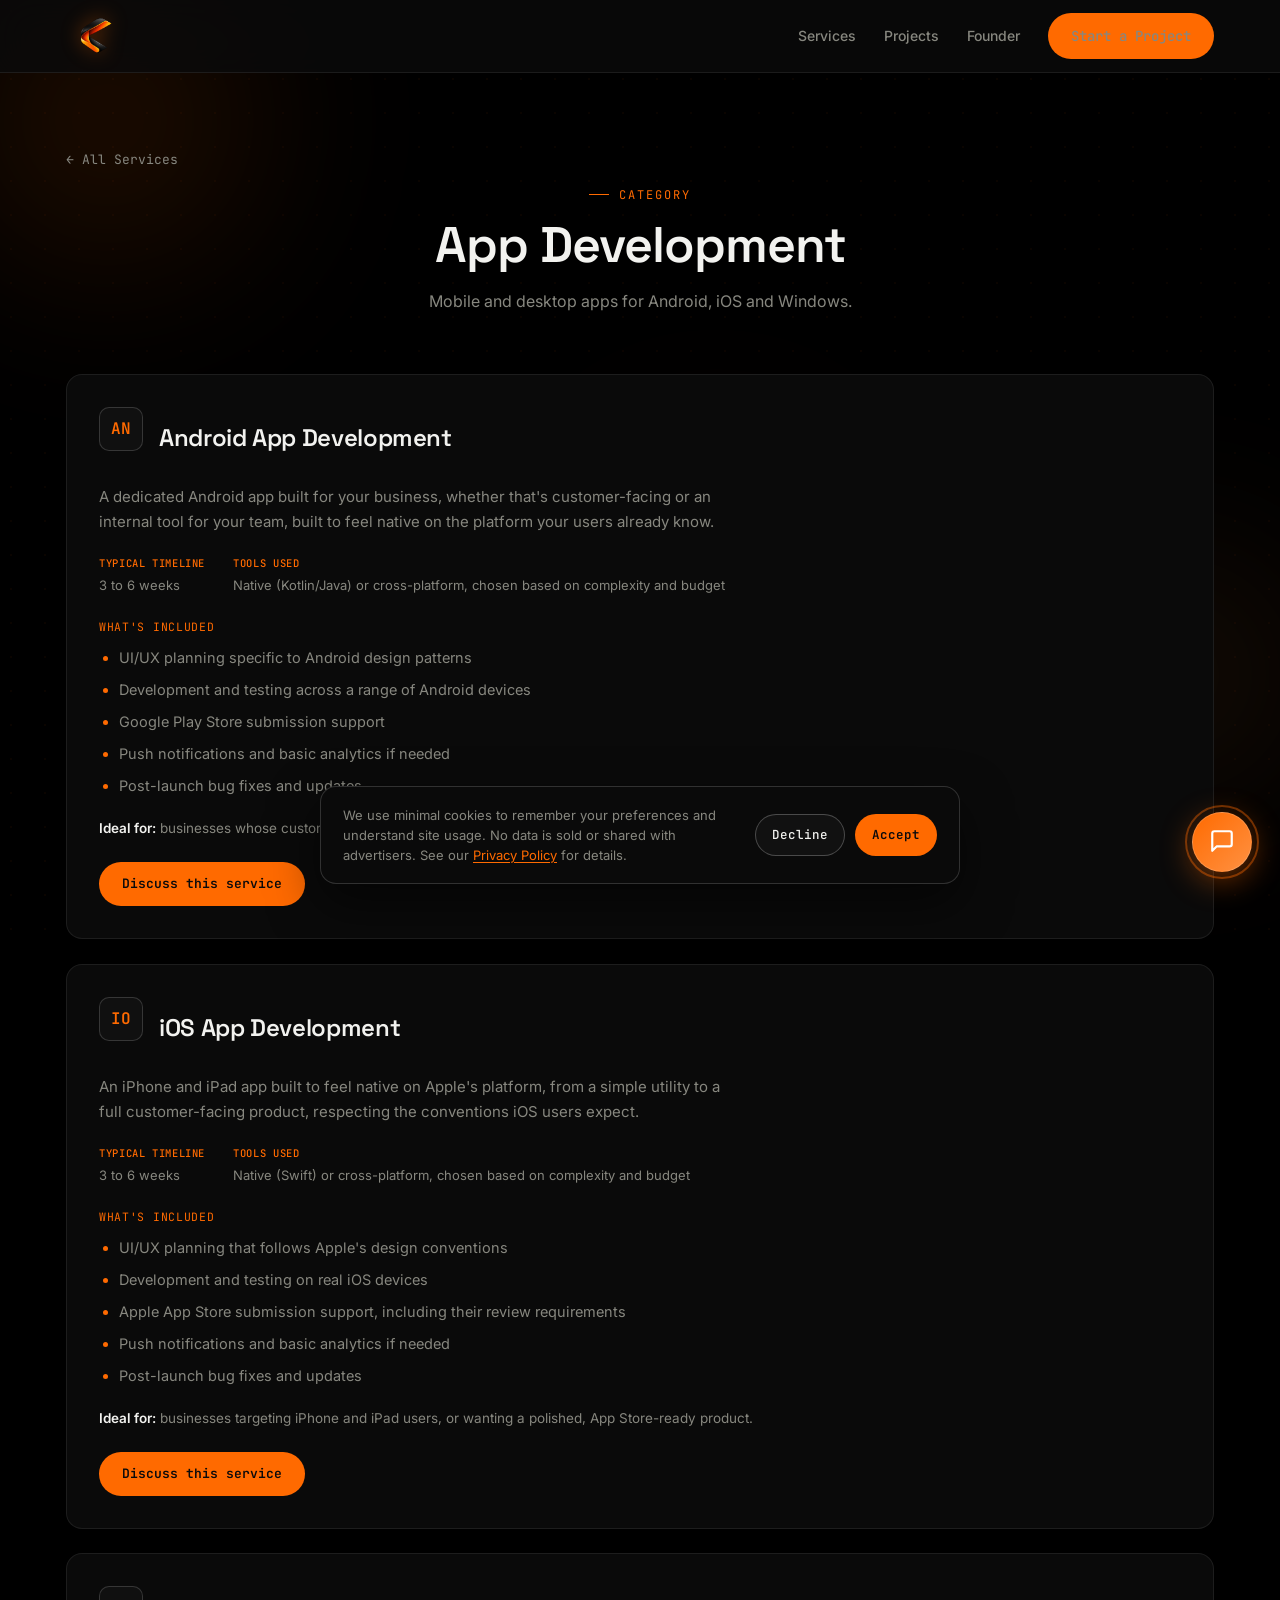
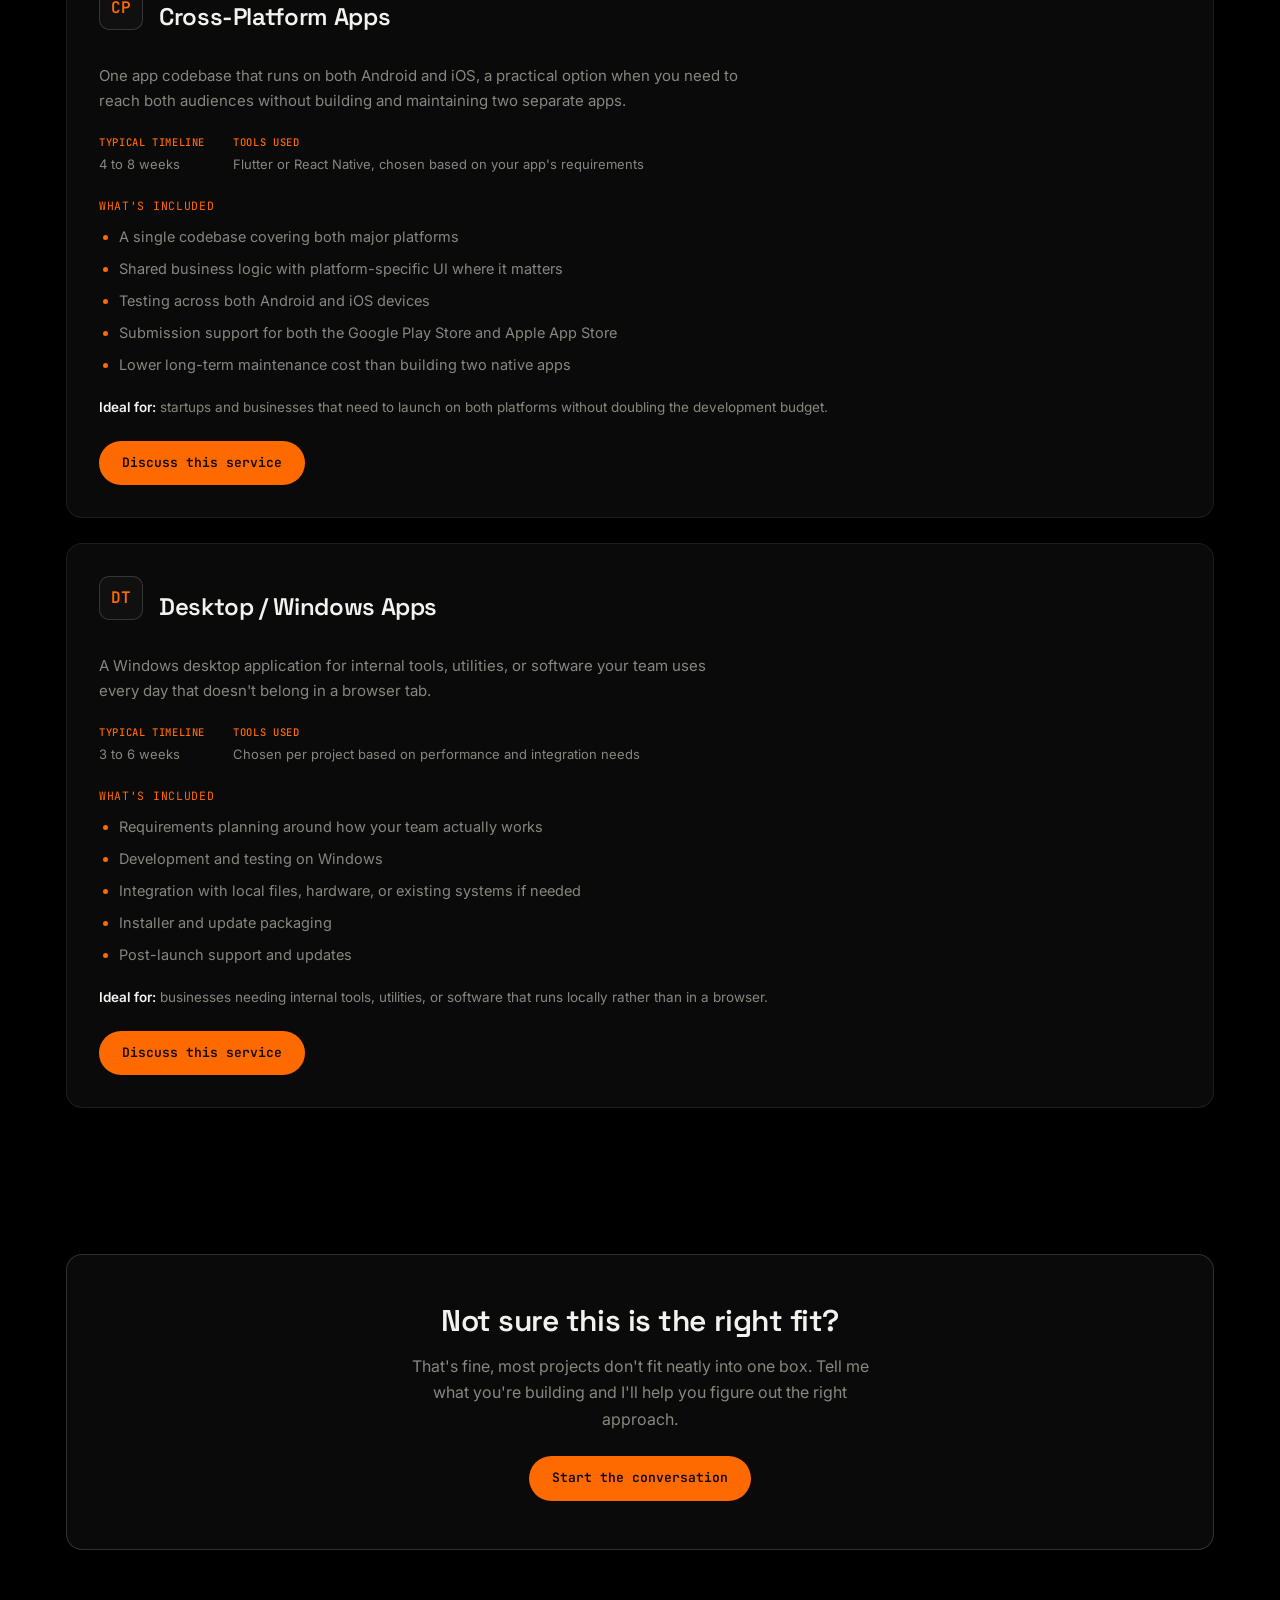
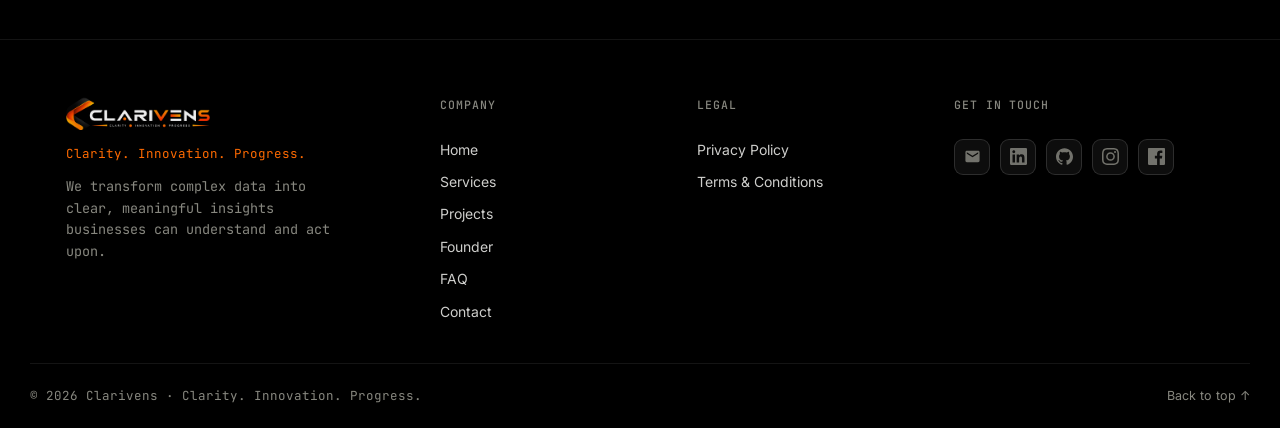
<file: app-development.html>
<!DOCTYPE html>
<html lang="en">
<head>
<meta charset="UTF-8">
<meta name="viewport" content="width=device-width, initial-scale=1.0">
<title>App Development | Clarivens</title>
<meta name="description" content="Android, iOS and Windows app development from Clarivens, cross-platform or native.">
<link rel="icon" type="image/png" href="logo-icon.png">
<link rel="preconnect" href="https://fonts.googleapis.com">
<link href="https://fonts.googleapis.com/css2?family=Space+Grotesk:wght@400;500;600;700&family=Inter:wght@400;500;600&family=JetBrains+Mono:wght@400;500;600&display=swap" rel="stylesheet">
<link rel="stylesheet" href="style.css">
</head>
<body>

<div class="glow-orb o1"></div>
<div class="glow-orb o2"></div>
<div class="glow-orb o3"></div>
<div id="cursorRing"></div>
<div id="cursorDot"></div>

<header>
  <nav class="wrap">
    <a href="index.html" class="logo"><img src="logo-icon.png" alt="Clarivens"></a>
    <div class="nav-links" id="navLinks">
      <a href="services.html">Services</a>
      <a href="projects.html">Projects</a>
      <a href="about.html">Founder</a>
      <a href="contact.html" class="btn btn-solid">Start a Project</a>
    </div>
    <button class="nav-toggle" id="navToggle" aria-label="Toggle menu">☰</button>
  </nav>
</header>

<div class="cookie-banner" id="cookieBanner" role="region" aria-label="Cookie consent">
  <div class="cookie-banner-inner">
    <p>We use minimal cookies to remember your preferences and understand site usage. No data is sold or shared with advertisers. See our <a href="privacy.html">Privacy Policy</a> for details.</p>
    <div class="cookie-banner-actions">
      <button class="btn btn-outline" id="cookieDecline" type="button">Decline</button>
      <button class="btn btn-solid" id="cookieAccept" type="button">Accept</button>
    </div>
  </div>
</div>

<main id="top">
  <!-- PAGE HEADER -->
  <section class="page-hero">
    <div class="wrap">
      <a href="services.html" class="back-link reveal">← All Services</a>
      <p class="eyebrow">Category</p>
      <h1>App Development</h1>
      <p class="lead">Mobile and desktop apps for Android, iOS and Windows.</p>
    </div>
  </section>

  <!-- SERVICES -->
  <section class="section-flush-top">
    <div class="wrap">

      <div class="service-detail tilt reveal">
        <div class="service-detail-head">
          <div class="service-icon">AN</div>
          <h2>Android App Development</h2>
        </div>
        <p class="desc">A dedicated Android app built for your business, whether that's customer-facing or an internal tool for your team, built to feel native on the platform your users already know.</p>
        <div class="service-meta">
          <div><b>Typical timeline</b>3 to 6 weeks</div>
          <div><b>Tools used</b>Native (Kotlin/Java) or cross-platform, chosen based on complexity and budget</div>
        </div>
        <p class="includes-label">What's included</p>
        <ul class="includes">
          <li>UI/UX planning specific to Android design patterns</li>
          <li>Development and testing across a range of Android devices</li>
          <li>Google Play Store submission support</li>
          <li>Push notifications and basic analytics if needed</li>
          <li>Post-launch bug fixes and updates</li>
        </ul>
        <p class="ideal-for"><b>Ideal for:</b> businesses whose customers or staff are primarily on Android devices.</p>
        <a href="contact.html?service=Android%20App%20Development#contact" class="btn btn-solid">Discuss this service</a>
      </div>

      <div class="service-detail tilt reveal">
        <div class="service-detail-head">
          <div class="service-icon">IO</div>
          <h2>iOS App Development</h2>
        </div>
        <p class="desc">An iPhone and iPad app built to feel native on Apple's platform, from a simple utility to a full customer-facing product, respecting the conventions iOS users expect.</p>
        <div class="service-meta">
          <div><b>Typical timeline</b>3 to 6 weeks</div>
          <div><b>Tools used</b>Native (Swift) or cross-platform, chosen based on complexity and budget</div>
        </div>
        <p class="includes-label">What's included</p>
        <ul class="includes">
          <li>UI/UX planning that follows Apple's design conventions</li>
          <li>Development and testing on real iOS devices</li>
          <li>Apple App Store submission support, including their review requirements</li>
          <li>Push notifications and basic analytics if needed</li>
          <li>Post-launch bug fixes and updates</li>
        </ul>
        <p class="ideal-for"><b>Ideal for:</b> businesses targeting iPhone and iPad users, or wanting a polished, App Store-ready product.</p>
        <a href="contact.html?service=iOS%20App%20Development#contact" class="btn btn-solid">Discuss this service</a>
      </div>

      <div class="service-detail tilt reveal">
        <div class="service-detail-head">
          <div class="service-icon">CP</div>
          <h2>Cross-Platform Apps</h2>
        </div>
        <p class="desc">One app codebase that runs on both Android and iOS, a practical option when you need to reach both audiences without building and maintaining two separate apps.</p>
        <div class="service-meta">
          <div><b>Typical timeline</b>4 to 8 weeks</div>
          <div><b>Tools used</b>Flutter or React Native, chosen based on your app's requirements</div>
        </div>
        <p class="includes-label">What's included</p>
        <ul class="includes">
          <li>A single codebase covering both major platforms</li>
          <li>Shared business logic with platform-specific UI where it matters</li>
          <li>Testing across both Android and iOS devices</li>
          <li>Submission support for both the Google Play Store and Apple App Store</li>
          <li>Lower long-term maintenance cost than building two native apps</li>
        </ul>
        <p class="ideal-for"><b>Ideal for:</b> startups and businesses that need to launch on both platforms without doubling the development budget.</p>
        <a href="contact.html?service=Cross-Platform%20Apps#contact" class="btn btn-solid">Discuss this service</a>
      </div>

      <div class="service-detail tilt reveal">
        <div class="service-detail-head">
          <div class="service-icon">DT</div>
          <h2>Desktop / Windows Apps</h2>
        </div>
        <p class="desc">A Windows desktop application for internal tools, utilities, or software your team uses every day that doesn't belong in a browser tab.</p>
        <div class="service-meta">
          <div><b>Typical timeline</b>3 to 6 weeks</div>
          <div><b>Tools used</b>Chosen per project based on performance and integration needs</div>
        </div>
        <p class="includes-label">What's included</p>
        <ul class="includes">
          <li>Requirements planning around how your team actually works</li>
          <li>Development and testing on Windows</li>
          <li>Integration with local files, hardware, or existing systems if needed</li>
          <li>Installer and update packaging</li>
          <li>Post-launch support and updates</li>
        </ul>
        <p class="ideal-for"><b>Ideal for:</b> businesses needing internal tools, utilities, or software that runs locally rather than in a browser.</p>
        <a href="contact.html?service=Desktop%20%2F%20Windows%20Apps#contact" class="btn btn-solid">Discuss this service</a>
      </div>

    </div>
  </section>

  <!-- CLOSING CTA -->
  <section class="section-flush-top">
    <div class="wrap">
      <div class="cta-banner reveal">
        <h2>Not sure this is the right fit?</h2>
        <p>That's fine, most projects don't fit neatly into one box. Tell me what you're building and I'll help you figure out the right approach.</p>
        <a href="contact.html" class="btn btn-solid">Start the conversation</a>
      </div>
    </div>
  </section>

</main>

<footer>
  <div class="wrap footer-grid">
    <div class="footer-brand">
      <img src="logo-full.png" alt="Clarivens: Clarity. Innovation. Progress." class="footer-logo">
      <p class="footer-tagline">Clarity. Innovation. Progress.</p>
      <p class="footer-blurb">We transform complex data into clear, meaningful insights businesses can understand and act upon.</p>
    </div>
    <div class="footer-col">
      <h4>Company</h4>
      <a href="index.html">Home</a>
      <a href="services.html">Services</a>
      <a href="projects.html">Projects</a>
      <a href="about.html">Founder</a>
      <a href="faq.html">FAQ</a>
      <a href="contact.html">Contact</a>
    </div>
    <div class="footer-col">
      <h4>Legal</h4>
      <a href="privacy.html">Privacy Policy</a>
      <a href="terms.html">Terms &amp; Conditions</a>
    </div>
    <div class="footer-col">
      <h4>Get in touch</h4>
      <div class="footer-social-row">
        <a href="https://mail.google.com/mail/?view=cm&fs=1&to=clarivens.io@gmail.com" target="_blank" rel="noopener noreferrer" aria-label="Email">
          <svg viewBox="0 0 24 24" fill="currentColor" width="17" height="17" aria-hidden="true"><path d="M20 4H4c-1.1 0-1.99.9-1.99 2L2 18c0 1.1.9 2 2 2h16c1.1 0 2-.9 2-2V6c0-1.1-.9-2-2-2zm0 4-8 5-8-5V6l8 5 8-5v2z"/></svg>
        </a>
        <a href="https://www.linkedin.com/in/himanshu-bagde11/" target="_blank" rel="noopener noreferrer" aria-label="LinkedIn">
          <svg viewBox="0 0 24 24" fill="currentColor" width="17" height="17" aria-hidden="true"><path d="M20.447 20.452h-3.554v-5.569c0-1.328-.027-3.037-1.852-3.037-1.853 0-2.136 1.445-2.136 2.939v5.667H9.351V9h3.414v1.561h.046c.477-.9 1.637-1.85 3.37-1.85 3.601 0 4.267 2.37 4.267 5.455v6.286zM5.337 7.433c-1.144 0-2.063-.926-2.063-2.065 0-1.138.92-2.063 2.063-2.063 1.14 0 2.064.925 2.064 2.063 0 1.139-.925 2.065-2.064 2.065zm1.782 13.019H3.555V9h3.564v11.452zM22.225 0H1.771C.792 0 0 .774 0 1.729v20.542C0 23.227.792 24 1.771 24h20.451C23.2 24 24 23.227 24 22.271V1.729C24 .774 23.2 0 22.222 0h.003z"/></svg>
        </a>
        <a href="https://github.com/Himanshubagde11" target="_blank" rel="noopener noreferrer" aria-label="GitHub">
          <svg viewBox="0 0 24 24" fill="currentColor" width="17" height="17" aria-hidden="true"><path d="M12 .297c-6.63 0-12 5.373-12 12 0 5.303 3.438 9.8 8.205 11.385.6.113.82-.258.82-.577 0-.285-.01-1.04-.015-2.04-3.338.724-4.042-1.61-4.042-1.61C4.422 18.07 3.633 17.7 3.633 17.7c-1.087-.744.084-.729.084-.729 1.205.084 1.838 1.236 1.838 1.236 1.07 1.835 2.809 1.305 3.495.998.108-.776.417-1.305.76-1.605-2.665-.3-5.466-1.332-5.466-5.93 0-1.31.465-2.38 1.235-3.22-.135-.303-.54-1.523.105-3.176 0 0 1.005-.322 3.3 1.23.96-.267 1.98-.399 3-.405 1.02.006 2.04.138 3 .405 2.28-1.552 3.285-1.23 3.285-1.23.645 1.653.24 2.873.12 3.176.765.84 1.23 1.91 1.23 3.22 0 4.61-2.805 5.625-5.475 5.92.42.36.81 1.096.81 2.22 0 1.606-.015 2.896-.015 3.286 0 .315.21.69.825.57C20.565 22.092 24 17.592 24 12.297c0-6.627-5.373-12-12-12"/></svg>
        </a>
        <a href="https://www.instagram.com/clarivens/" target="_blank" rel="noopener noreferrer" aria-label="Instagram">
          <svg viewBox="0 0 24 24" fill="currentColor" width="17" height="17" aria-hidden="true"><path d="M12 2.163c3.204 0 3.584.012 4.85.07 3.252.148 4.771 1.691 4.919 4.919.058 1.265.069 1.645.069 4.849 0 3.205-.012 3.584-.069 4.849-.149 3.225-1.664 4.771-4.919 4.919-1.266.058-1.644.07-4.85.07-3.204 0-3.584-.012-4.849-.07-3.26-.149-4.771-1.699-4.919-4.92-.058-1.265-.07-1.644-.07-4.849 0-3.204.013-3.583.07-4.849.149-3.227 1.664-4.771 4.919-4.919 1.266-.057 1.645-.069 4.849-.069zM12 0C8.741 0 8.333.014 7.053.072c-4.358.2-6.78 2.618-6.98 6.98C.014 8.332 0 8.74 0 12c0 3.259.014 3.668.072 4.948.2 4.358 2.618 6.78 6.98 6.98C8.333 23.986 8.741 24 12 24c3.259 0 3.668-.014 4.948-.072 4.354-.2 6.782-2.618 6.979-6.98.059-1.28.073-1.689.073-4.948 0-3.259-.014-3.667-.072-4.947-.196-4.354-2.617-6.78-6.979-6.98C15.668.014 15.259 0 12 0zm0 5.838a6.162 6.162 0 1 0 0 12.324 6.162 6.162 0 0 0 0-12.324zM12 16a4 4 0 1 1 0-8 4 4 0 0 1 0 8zm6.406-11.845a1.44 1.44 0 1 0 0 2.881 1.44 1.44 0 0 0 0-2.881z"/></svg>
        </a>
        <a href="https://www.facebook.com/profile.php?id=61593940557370" target="_blank" rel="noopener noreferrer" aria-label="Facebook">
          <svg viewBox="0 0 24 24" fill="currentColor" width="17" height="17" aria-hidden="true"><path d="M22.675 0h-21.35c-.732 0-1.325.593-1.325 1.325v21.351c0 .731.593 1.324 1.325 1.324h11.495v-9.294h-3.128v-3.622h3.128v-2.671c0-3.1 1.893-4.788 4.659-4.788 1.325 0 2.464.099 2.795.143v3.24l-1.918.001c-1.504 0-1.795.715-1.795 1.763v2.313h3.587l-.467 3.622h-3.12v9.293h6.116c.73 0 1.323-.593 1.323-1.324v-21.35c0-.732-.593-1.325-1.325-1.325z"/></svg>
        </a>
      </div>
    </div>
  </div>
  <div class="wrap footer-bottom">
    <p>&copy; 2026 Clarivens &middot; Clarity. Innovation. Progress.</p>
    <a href="index.html#top">Back to top ↑</a>
  </div>
</footer>

<script src="main.js"></script>

    <div id="clarivens-ai-root"></div>
    <script src="/clarivens-ai-widget.js" defer></script>
</body>
</html>
</file>
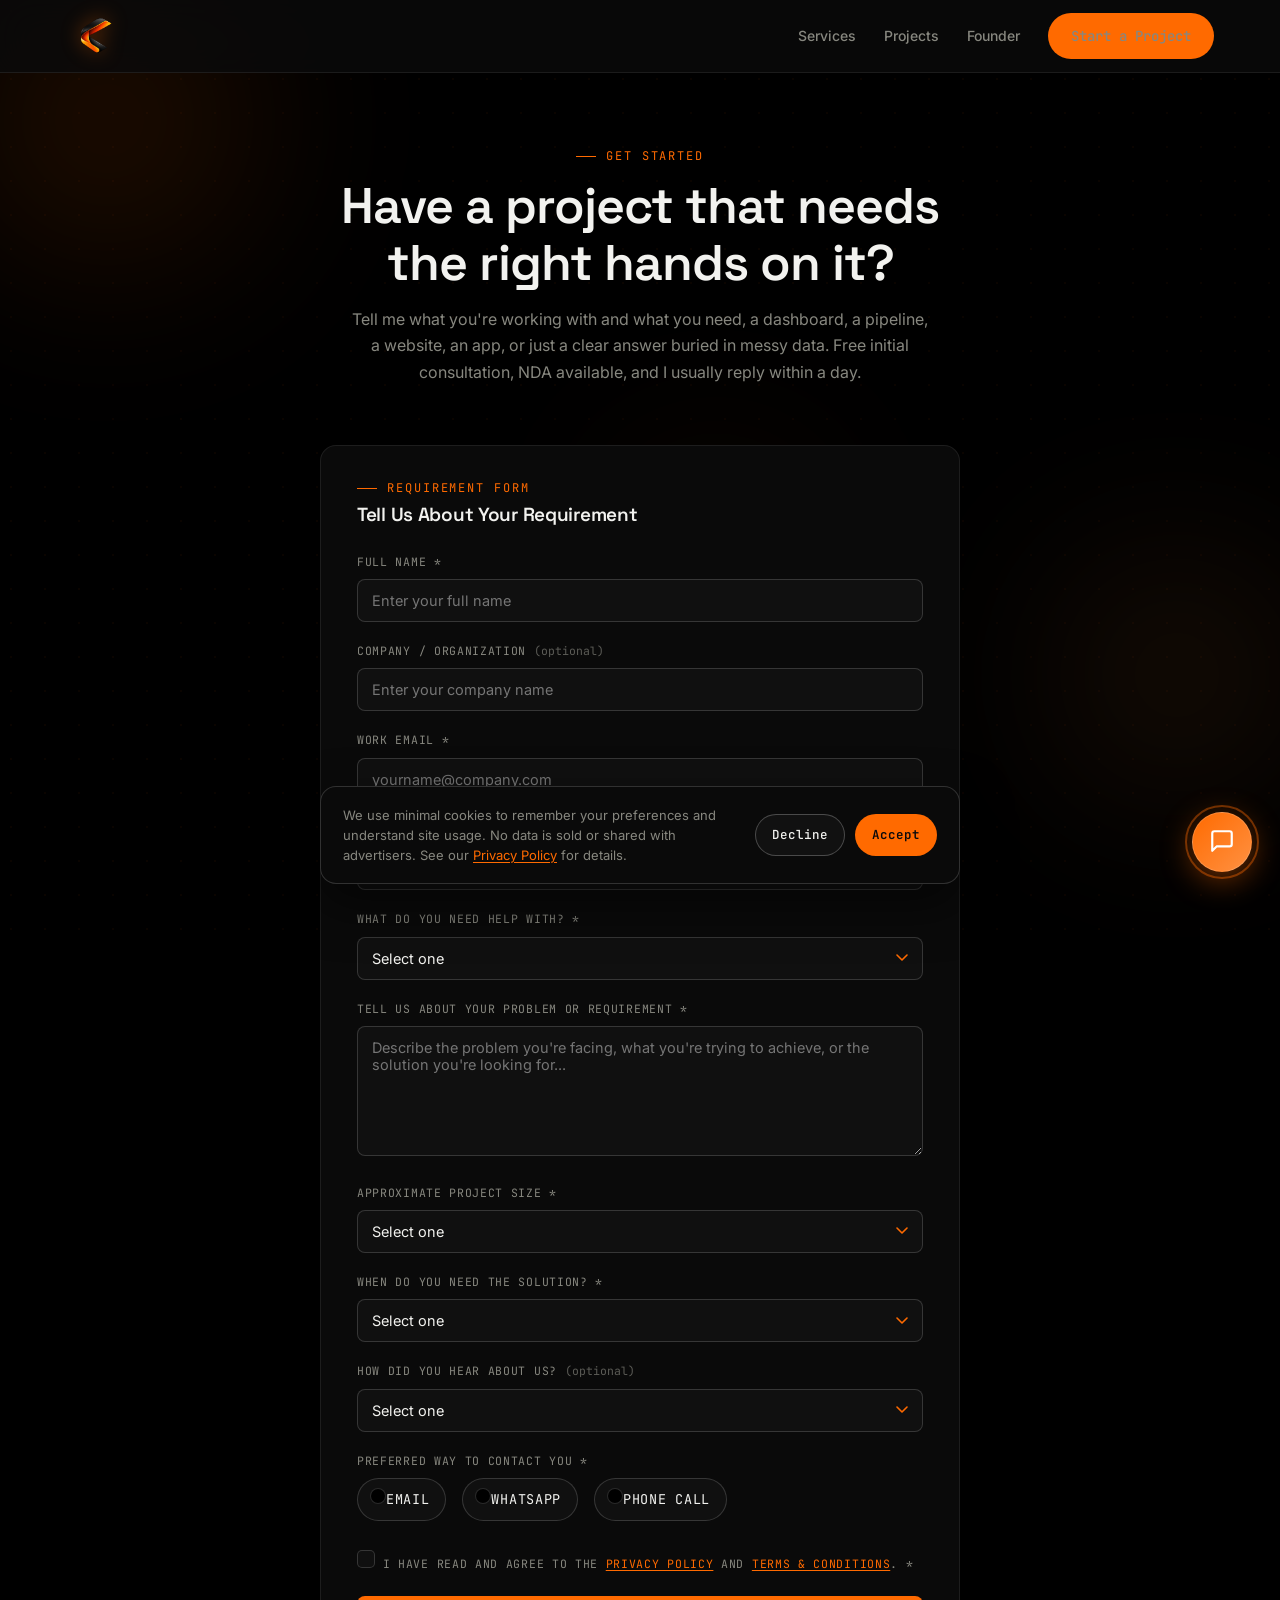
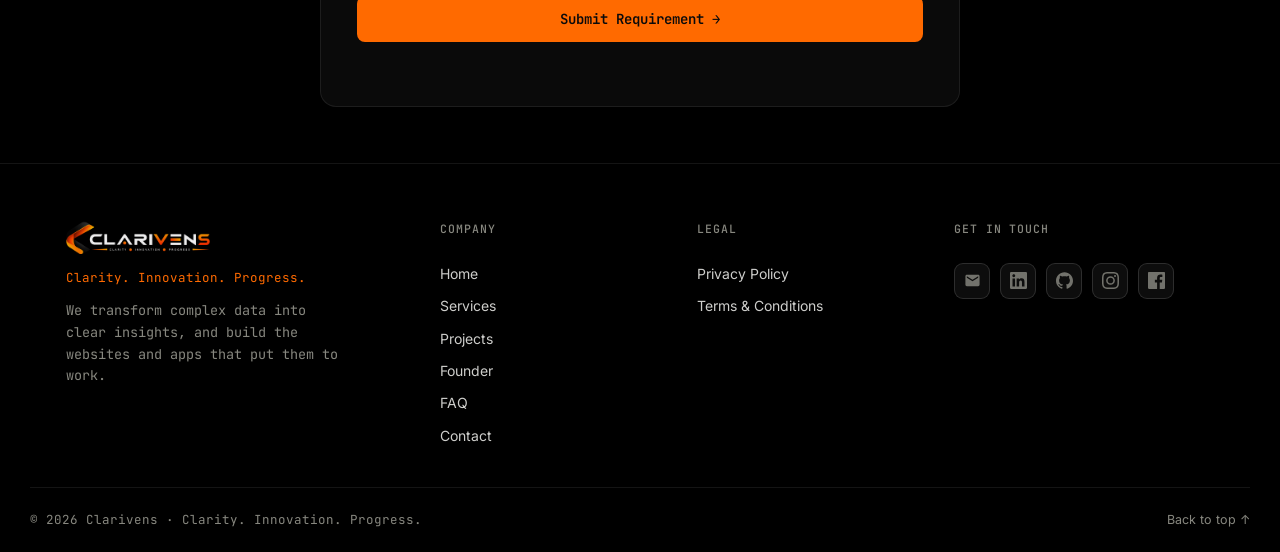
<file: contact.html>
<!DOCTYPE html>
<html lang="en">
<head>
<meta charset="UTF-8">
<meta name="viewport" content="width=device-width, initial-scale=1.0">
<title>Start a Project | Clarivens</title>
<meta name="description" content="Tell Clarivens about your data, web, or app project. Free initial consultation, NDA available.">
<link rel="icon" type="image/png" href="logo-icon.png">
<link rel="preconnect" href="https://fonts.googleapis.com">
<link href="https://fonts.googleapis.com/css2?family=Space+Grotesk:wght@400;500;600;700&family=Inter:wght@400;500;600&family=JetBrains+Mono:wght@400;500;600&display=swap" rel="stylesheet">
<link rel="stylesheet" href="style.css">
</head>
<body>

<div class="glow-orb o1"></div>
<div class="glow-orb o2"></div>
<div class="glow-orb o3"></div>
<div id="cursorRing"></div>
<div id="cursorDot"></div>

<header>
  <nav class="wrap">
    <a href="index.html" class="logo"><img src="logo-icon.png" alt="Clarivens"></a>
    <div class="nav-links" id="navLinks">
      <a href="services.html">Services</a>
      <a href="projects.html">Projects</a>
      <a href="about.html">Founder</a>
      <a href="contact.html" class="btn btn-solid">Start a Project</a>
    </div>
    <button class="nav-toggle" id="navToggle" aria-label="Toggle menu">☰</button>
  </nav>
</header>

<div class="cookie-banner" id="cookieBanner" role="region" aria-label="Cookie consent">
  <div class="cookie-banner-inner">
    <p>We use minimal cookies to remember your preferences and understand site usage. No data is sold or shared with advertisers. See our <a href="privacy.html">Privacy Policy</a> for details.</p>
    <div class="cookie-banner-actions">
      <button class="btn btn-outline" id="cookieDecline" type="button">Decline</button>
      <button class="btn btn-solid" id="cookieAccept" type="button">Accept</button>
    </div>
  </div>
</div>

<main id="top">
  <!-- PAGE HEADER -->
  <section class="page-hero">
    <div class="wrap">
      <p class="eyebrow">Get Started</p>
      <h1>Have a project that needs the right hands on it?</h1>
      <p class="lead">Tell me what you're working with and what you need, a dashboard, a pipeline, a website, an app, or just a clear answer buried in messy data. Free initial consultation, NDA available, and I usually reply within a day.</p>
    </div>
  </section>

  <!-- FORM -->
  <section class="section-compact section-flush-top">
    <div class="wrap">
      <div class="contact-form-standalone reveal">
        <form id="contactForm" autocomplete="on" novalidate>
          <p class="eyebrow" style="margin-bottom:6px;">Requirement Form</p>
          <h3 style="font-size:19px; margin-bottom:22px;">Tell Us About Your Requirement</h3>

          <div class="field">
            <label for="fullName">Full Name *</label>
            <input type="text" id="fullName" name="fullName" required autocomplete="name" placeholder="Enter your full name">
          </div>

          <div class="field">
            <label for="company">Company / Organization <span class="optional-tag">(optional)</span></label>
            <input type="text" id="company" name="company" autocomplete="organization" placeholder="Enter your company name">
          </div>

          <div class="field">
            <label for="workEmail">Work Email *</label>
            <input type="email" id="workEmail" name="workEmail" required autocomplete="email" placeholder="yourname@company.com">
          </div>

          <div class="field">
            <label for="phone">Phone / WhatsApp Number *</label>
            <input type="tel" id="phone" name="phone" required autocomplete="tel" inputmode="numeric" placeholder="+91 XXXXX XXXXX">
          </div>

          <div class="field">
            <label for="helpType">What do you need help with? *</label>
            <select id="helpType" name="helpType" required>
              <option value="" selected disabled>Select one</option>
              <option value="Data Analytics">Data Analytics</option>
              <option value="AI Automation">AI Automation</option>
              <option value="Business Intelligence">Business Intelligence</option>
              <option value="Power BI Dashboard">Power BI Dashboard</option>
              <option value="Excel Automation">Excel Automation</option>
              <option value="SQL / Database">SQL / Database</option>
              <option value="Data Cleaning & Transformation">Data Cleaning &amp; Transformation</option>
              <option value="Reporting Automation">Reporting Automation</option>
              <option value="Custom Analytics Solution">Custom Analytics Solution</option>
              <option value="Web Development">Web Development</option>
              <option value="App Development">App Development</option>
              <option value="Other">Other</option>
            </select>
          </div>

          <div class="field" id="helpTypeOtherField" style="display:none;">
            <label for="helpTypeOther">Please specify *</label>
            <input type="text" id="helpTypeOther" name="helpTypeOther" autocomplete="off" placeholder="What do you need help with?">
          </div>

          <!-- DATA ANALYTICS follow-up questions -->
          <div id="dataAnalyticsFields" style="display:none;">
            <div class="field">
              <label for="dataSource">What data are you working with?</label>
              <select id="dataSource" name="dataSource">
                <option value="" selected disabled>Select one</option>
                <option value="Excel / CSV files">Excel / CSV files</option>
                <option value="SQL Database">SQL Database</option>
                <option value="Cloud APIs">Cloud APIs</option>
                <option value="Multiple / mixed sources">Multiple / mixed sources</option>
                <option value="Not sure yet">Not sure yet</option>
              </select>
            </div>
            <div class="field">
              <label for="dataVolume">Approximate data volume</label>
              <select id="dataVolume" name="dataVolume">
                <option value="" selected disabled>Select one</option>
                <option value="Small (under 10,000 rows)">Small (under 10,000 rows)</option>
                <option value="Medium (10,000 to 100,000 rows)">Medium (10,000 to 100,000 rows)</option>
                <option value="Large (100,000 to 1,000,000 rows)">Large (100,000 to 1,000,000 rows)</option>
                <option value="Very large (1,000,000+ rows)">Very large (1,000,000+ rows)</option>
                <option value="Not sure yet">Not sure yet</option>
              </select>
            </div>
            <div class="field">
              <label for="hasExistingSetup">Do you already have dashboards or reports in place?</label>
              <select id="hasExistingSetup" name="hasExistingSetup">
                <option value="" selected disabled>Select one</option>
                <option value="Yes">Yes</option>
                <option value="No">No</option>
                <option value="Some, but they need improvement">Some, but they need improvement</option>
              </select>
            </div>
          </div>

          <!-- WEB DEVELOPMENT follow-up questions -->
          <div id="webDevFields" style="display:none;">
            <div class="field">
              <label for="websiteType">What kind of website do you need?</label>
              <select id="websiteType" name="websiteType">
                <option value="" selected disabled>Select one</option>
                <option value="Business / portfolio site">Business / portfolio site</option>
                <option value="Online store (e-commerce)">Online store (e-commerce)</option>
                <option value="Web application">Web application</option>
                <option value="Landing page">Landing page</option>
                <option value="Redesign of an existing site">Redesign of an existing site</option>
                <option value="Not sure yet">Not sure yet</option>
              </select>
            </div>
            <div class="field">
              <label for="hasExistingWebsite">Do you already have a website?</label>
              <select id="hasExistingWebsite" name="hasExistingWebsite">
                <option value="" selected disabled>Select one</option>
                <option value="Yes">Yes</option>
                <option value="No">No</option>
              </select>
            </div>
            <div class="field">
              <label for="pageCount">Approximate number of pages</label>
              <select id="pageCount" name="pageCount">
                <option value="" selected disabled>Select one</option>
                <option value="1 to 5 pages">1 to 5 pages</option>
                <option value="6 to 15 pages">6 to 15 pages</option>
                <option value="16+ pages">16+ pages</option>
                <option value="Not sure yet">Not sure yet</option>
              </select>
            </div>
          </div>

          <!-- APP DEVELOPMENT follow-up questions -->
          <div id="appDevFields" style="display:none;">
            <div class="field">
              <label>Which platform(s) do you need?</label>
              <div class="radio-group">
                <label class="radio-option"><input type="checkbox" id="platformAndroid" value="Android"><span>Android</span></label>
                <label class="radio-option"><input type="checkbox" id="platformIOS" value="iOS"><span>iOS</span></label>
                <label class="radio-option"><input type="checkbox" id="platformWindows" value="Windows"><span>Windows</span></label>
                <label class="radio-option"><input type="checkbox" id="platformNotSure" value="Not sure yet"><span>Not sure yet</span></label>
              </div>
            </div>
            <div class="field">
              <label for="appType">What type of app is this?</label>
              <select id="appType" name="appType">
                <option value="" selected disabled>Select one</option>
                <option value="Customer-facing app">Customer-facing app</option>
                <option value="Internal business tool">Internal business tool</option>
                <option value="Utility / companion app">Utility / companion app</option>
                <option value="Not sure yet">Not sure yet</option>
              </select>
            </div>
            <div class="field">
              <label for="appStoreListing">Do you need this published on app stores?</label>
              <select id="appStoreListing" name="appStoreListing">
                <option value="" selected disabled>Select one</option>
                <option value="Yes">Yes</option>
                <option value="No">No</option>
                <option value="Not sure yet">Not sure yet</option>
              </select>
            </div>
          </div>

          <div class="field">
            <label for="requirement">Tell us about your problem or requirement *</label>
            <textarea id="requirement" name="requirement" required style="min-height:130px;" placeholder="Describe the problem you're facing, what you're trying to achieve, or the solution you're looking for..."></textarea>
          </div>

          <div class="field">
            <label for="projectSize">Approximate project size *</label>
            <select id="projectSize" name="projectSize" required>
              <option value="" selected disabled>Select one</option>
              <option value="Small / One-time task">Small / One-time task</option>
              <option value="Medium project">Medium project</option>
              <option value="Ongoing requirement">Ongoing requirement</option>
              <option value="Not sure yet">Not sure yet</option>
            </select>
          </div>

          <div class="field">
            <label for="timeline">When do you need the solution? *</label>
            <select id="timeline" name="timeline" required>
              <option value="" selected disabled>Select one</option>
              <option value="ASAP">ASAP</option>
              <option value="Within 1 week">Within 1 week</option>
              <option value="Within 1 month">Within 1 month</option>
              <option value="Within 2 months">Within 2 months</option>
              <option value="Within 3 months">Within 3 months</option>
              <option value="More than 3 months">More than 3 months</option>
              <option value="Just exploring">Just exploring</option>
            </select>
          </div>

          <div class="field">
            <label for="hearAbout">How did you hear about us? <span class="optional-tag">(optional)</span></label>
            <select id="hearAbout" name="hearAbout">
              <option value="" selected>Select one</option>
              <option value="LinkedIn">LinkedIn</option>
              <option value="Instagram">Instagram</option>
              <option value="Facebook">Facebook</option>
              <option value="Google">Google</option>
              <option value="Referral">Referral</option>
              <option value="Other">Other</option>
            </select>
          </div>

          <div class="field" id="referralNameField" style="display:none;">
            <label for="referralName">Who referred you? *</label>
            <input type="text" id="referralName" name="referralName" autocomplete="off" placeholder="Enter their name">
          </div>

          <div class="field" id="hearAboutOtherField" style="display:none;">
            <label for="hearAboutOther">Please specify *</label>
            <input type="text" id="hearAboutOther" name="hearAboutOther" autocomplete="off" placeholder="Where did you hear about us?">
          </div>

          <div class="field">
            <label>Preferred way to contact you *</label>
            <div class="radio-group">
              <label class="radio-option"><input type="radio" name="contactPref" value="Email" required><span>Email</span></label>
              <label class="radio-option"><input type="radio" name="contactPref" value="WhatsApp" required><span>WhatsApp</span></label>
              <label class="radio-option"><input type="radio" name="contactPref" value="Phone Call" required><span>Phone Call</span></label>
            </div>
          </div>

          <div class="field checkbox-field">
            <label class="checkbox-label">
              <input type="checkbox" id="acceptPolicy" name="acceptPolicy" required>
              <span>I have read and agree to the <a href="privacy.html" target="_blank" rel="noopener noreferrer">Privacy Policy</a> and <a href="terms.html" target="_blank" rel="noopener noreferrer">Terms &amp; Conditions</a>. *</span>
            </label>
          </div>

          <div class="field honeypot-field" aria-hidden="true">
            <label for="website">Website</label>
            <input type="text" id="website" name="website" tabindex="-1" autocomplete="off">
          </div>

          <button type="submit" class="submit-btn">Submit Requirement →</button>
          <p class="form-note" id="formNote"></p>
        </form>

        <div class="form-success" id="formSuccess">
          <div class="success-icon" aria-hidden="true"></div>
          <h3>Thank you!</h3>
          <p>Your enquiry has been received. Our team will review your requirement and get back to you shortly.</p>
        </div>
      </div>
    </div>
  </section>
</main>

<footer>
  <div class="wrap footer-grid">
    <div class="footer-brand">
      <img src="logo-full.png" alt="Clarivens: Clarity. Innovation. Progress." class="footer-logo">
      <p class="footer-tagline">Clarity. Innovation. Progress.</p>
      <p class="footer-blurb">We transform complex data into clear insights, and build the websites and apps that put them to work.</p>
    </div>
    <div class="footer-col">
      <h4>Company</h4>
      <a href="index.html">Home</a>
      <a href="services.html">Services</a>
      <a href="projects.html">Projects</a>
      <a href="about.html">Founder</a>
      <a href="faq.html">FAQ</a>
      <a href="contact.html">Contact</a>
    </div>
    <div class="footer-col">
      <h4>Legal</h4>
      <a href="privacy.html">Privacy Policy</a>
      <a href="terms.html">Terms &amp; Conditions</a>
    </div>
    <div class="footer-col">
      <h4>Get in touch</h4>
      <div class="footer-social-row">
        <a href="https://mail.google.com/mail/?view=cm&fs=1&to=clarivens.io@gmail.com" target="_blank" rel="noopener noreferrer" aria-label="Email">
          <svg viewBox="0 0 24 24" fill="currentColor" width="17" height="17" aria-hidden="true"><path d="M20 4H4c-1.1 0-1.99.9-1.99 2L2 18c0 1.1.9 2 2 2h16c1.1 0 2-.9 2-2V6c0-1.1-.9-2-2-2zm0 4-8 5-8-5V6l8 5 8-5v2z"/></svg>
        </a>
        <a href="https://www.linkedin.com/in/himanshu-bagde11/" target="_blank" rel="noopener noreferrer" aria-label="LinkedIn">
          <svg viewBox="0 0 24 24" fill="currentColor" width="17" height="17" aria-hidden="true"><path d="M20.447 20.452h-3.554v-5.569c0-1.328-.027-3.037-1.852-3.037-1.853 0-2.136 1.445-2.136 2.939v5.667H9.351V9h3.414v1.561h.046c.477-.9 1.637-1.85 3.37-1.85 3.601 0 4.267 2.37 4.267 5.455v6.286zM5.337 7.433c-1.144 0-2.063-.926-2.063-2.065 0-1.138.92-2.063 2.063-2.063 1.14 0 2.064.925 2.064 2.063 0 1.139-.925 2.065-2.064 2.065zm1.782 13.019H3.555V9h3.564v11.452zM22.225 0H1.771C.792 0 0 .774 0 1.729v20.542C0 23.227.792 24 1.771 24h20.451C23.2 24 24 23.227 24 22.271V1.729C24 .774 23.2 0 22.222 0h.003z"/></svg>
        </a>
        <a href="https://github.com/Himanshubagde11" target="_blank" rel="noopener noreferrer" aria-label="GitHub">
          <svg viewBox="0 0 24 24" fill="currentColor" width="17" height="17" aria-hidden="true"><path d="M12 .297c-6.63 0-12 5.373-12 12 0 5.303 3.438 9.8 8.205 11.385.6.113.82-.258.82-.577 0-.285-.01-1.04-.015-2.04-3.338.724-4.042-1.61-4.042-1.61C4.422 18.07 3.633 17.7 3.633 17.7c-1.087-.744.084-.729.084-.729 1.205.084 1.838 1.236 1.838 1.236 1.07 1.835 2.809 1.305 3.495.998.108-.776.417-1.305.76-1.605-2.665-.3-5.466-1.332-5.466-5.93 0-1.31.465-2.38 1.235-3.22-.135-.303-.54-1.523.105-3.176 0 0 1.005-.322 3.3 1.23.96-.267 1.98-.399 3-.405 1.02.006 2.04.138 3 .405 2.28-1.552 3.285-1.23 3.285-1.23.645 1.653.24 2.873.12 3.176.765.84 1.23 1.91 1.23 3.22 0 4.61-2.805 5.625-5.475 5.92.42.36.81 1.096.81 2.22 0 1.606-.015 2.896-.015 3.286 0 .315.21.69.825.57C20.565 22.092 24 17.592 24 12.297c0-6.627-5.373-12-12-12"/></svg>
        </a>
        <a href="https://www.instagram.com/clarivens/" target="_blank" rel="noopener noreferrer" aria-label="Instagram">
          <svg viewBox="0 0 24 24" fill="currentColor" width="17" height="17" aria-hidden="true"><path d="M12 2.163c3.204 0 3.584.012 4.85.07 3.252.148 4.771 1.691 4.919 4.919.058 1.265.069 1.645.069 4.849 0 3.205-.012 3.584-.069 4.849-.149 3.225-1.664 4.771-4.919 4.919-1.266.058-1.644.07-4.85.07-3.204 0-3.584-.012-4.849-.07-3.26-.149-4.771-1.699-4.919-4.92-.058-1.265-.07-1.644-.07-4.849 0-3.204.013-3.583.07-4.849.149-3.227 1.664-4.771 4.919-4.919 1.266-.057 1.645-.069 4.849-.069zM12 0C8.741 0 8.333.014 7.053.072c-4.358.2-6.78 2.618-6.98 6.98C.014 8.332 0 8.74 0 12c0 3.259.014 3.668.072 4.948.2 4.358 2.618 6.78 6.98 6.98C8.333 23.986 8.741 24 12 24c3.259 0 3.668-.014 4.948-.072 4.354-.2 6.782-2.618 6.979-6.98.059-1.28.073-1.689.073-4.948 0-3.259-.014-3.667-.072-4.947-.196-4.354-2.617-6.78-6.979-6.98C15.668.014 15.259 0 12 0zm0 5.838a6.162 6.162 0 1 0 0 12.324 6.162 6.162 0 0 0 0-12.324zM12 16a4 4 0 1 1 0-8 4 4 0 0 1 0 8zm6.406-11.845a1.44 1.44 0 1 0 0 2.881 1.44 1.44 0 0 0 0-2.881z"/></svg>
        </a>
        <a href="https://www.facebook.com/profile.php?id=61593940557370" target="_blank" rel="noopener noreferrer" aria-label="Facebook">
          <svg viewBox="0 0 24 24" fill="currentColor" width="17" height="17" aria-hidden="true"><path d="M22.675 0h-21.35c-.732 0-1.325.593-1.325 1.325v21.351c0 .731.593 1.324 1.325 1.324h11.495v-9.294h-3.128v-3.622h3.128v-2.671c0-3.1 1.893-4.788 4.659-4.788 1.325 0 2.464.099 2.795.143v3.24l-1.918.001c-1.504 0-1.795.715-1.795 1.763v2.313h3.587l-.467 3.622h-3.12v9.293h6.116c.73 0 1.323-.593 1.323-1.324v-21.35c0-.732-.593-1.325-1.325-1.325z"/></svg>
        </a>
      </div>
    </div>
  </div>
  <div class="wrap footer-bottom">
    <p>&copy; 2026 Clarivens &middot; Clarity. Innovation. Progress.</p>
    <a href="index.html#top">Back to top ↑</a>
  </div>
</footer>

<script src="main.js"></script>
<script src="home.js"></script>

    <div id="clarivens-ai-root"></div>
    <script src="/clarivens-ai-widget.js" defer></script>
</body>
</html>
</file>
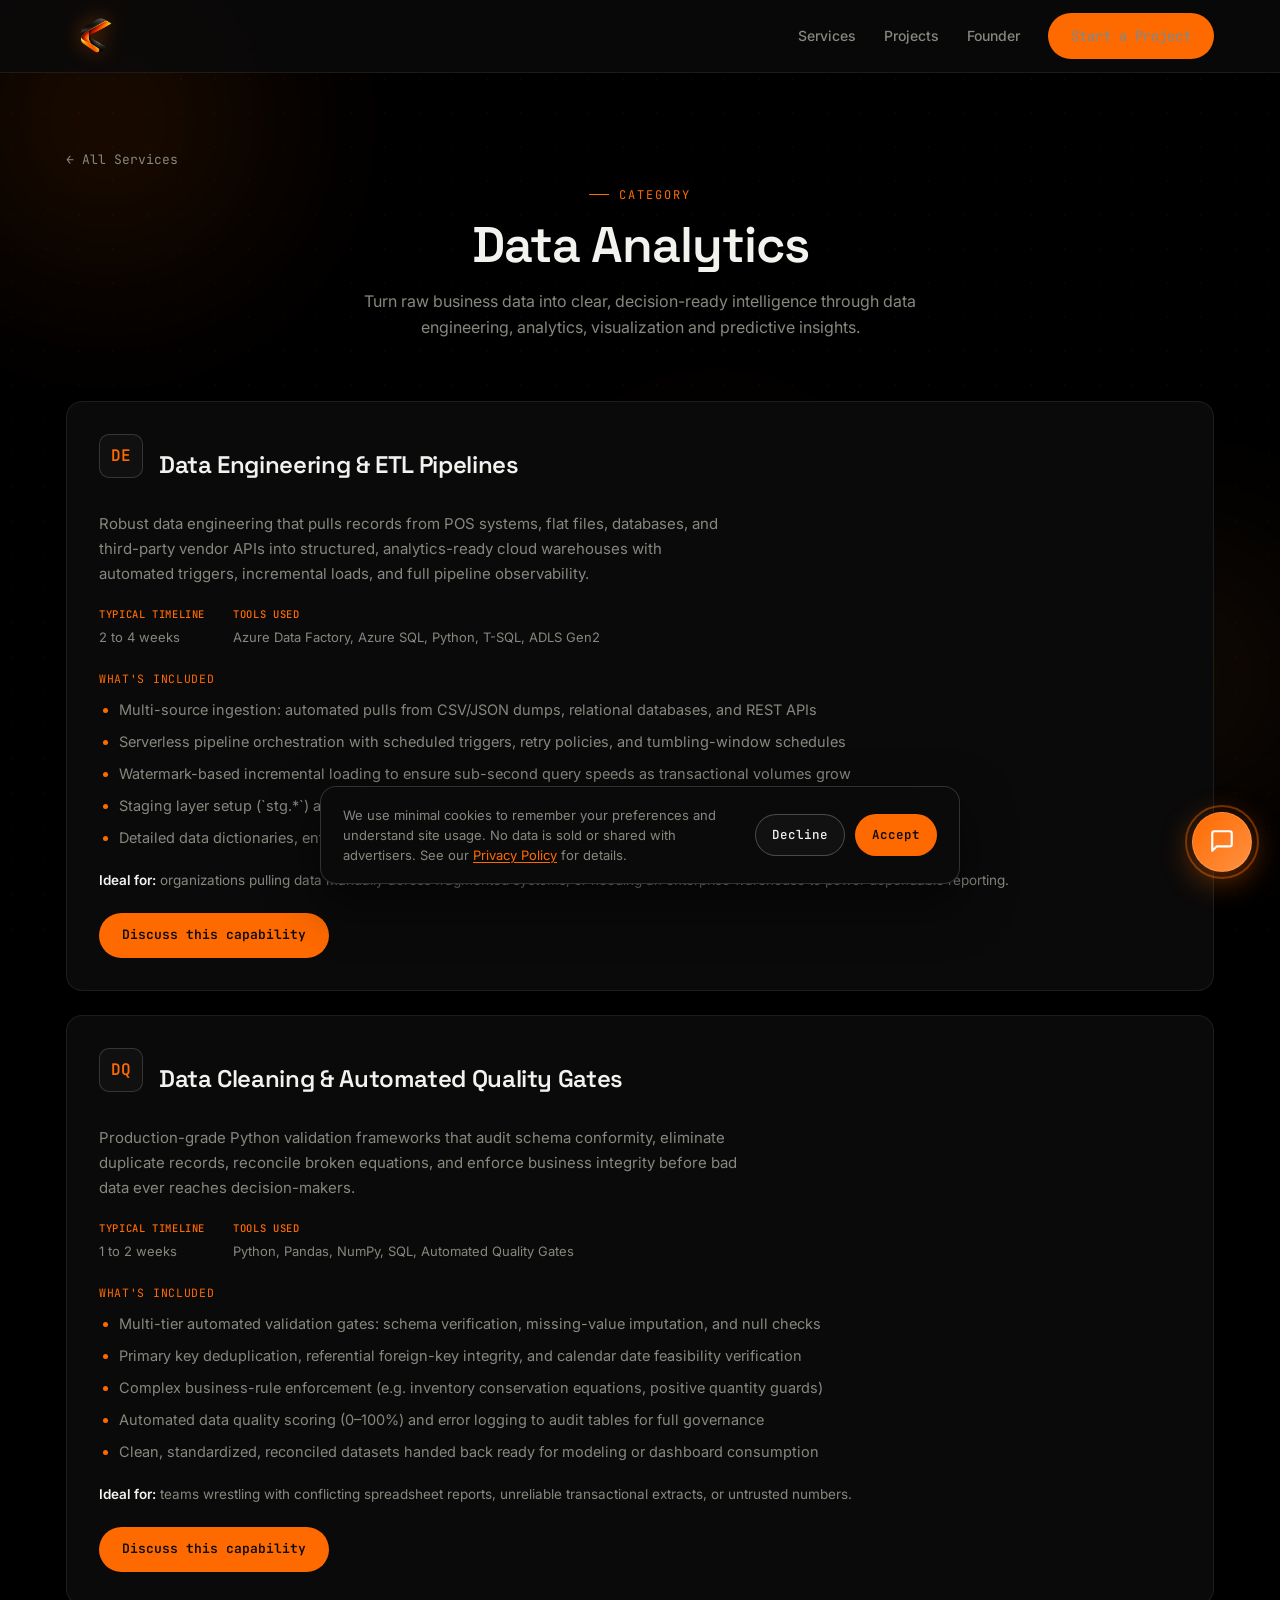
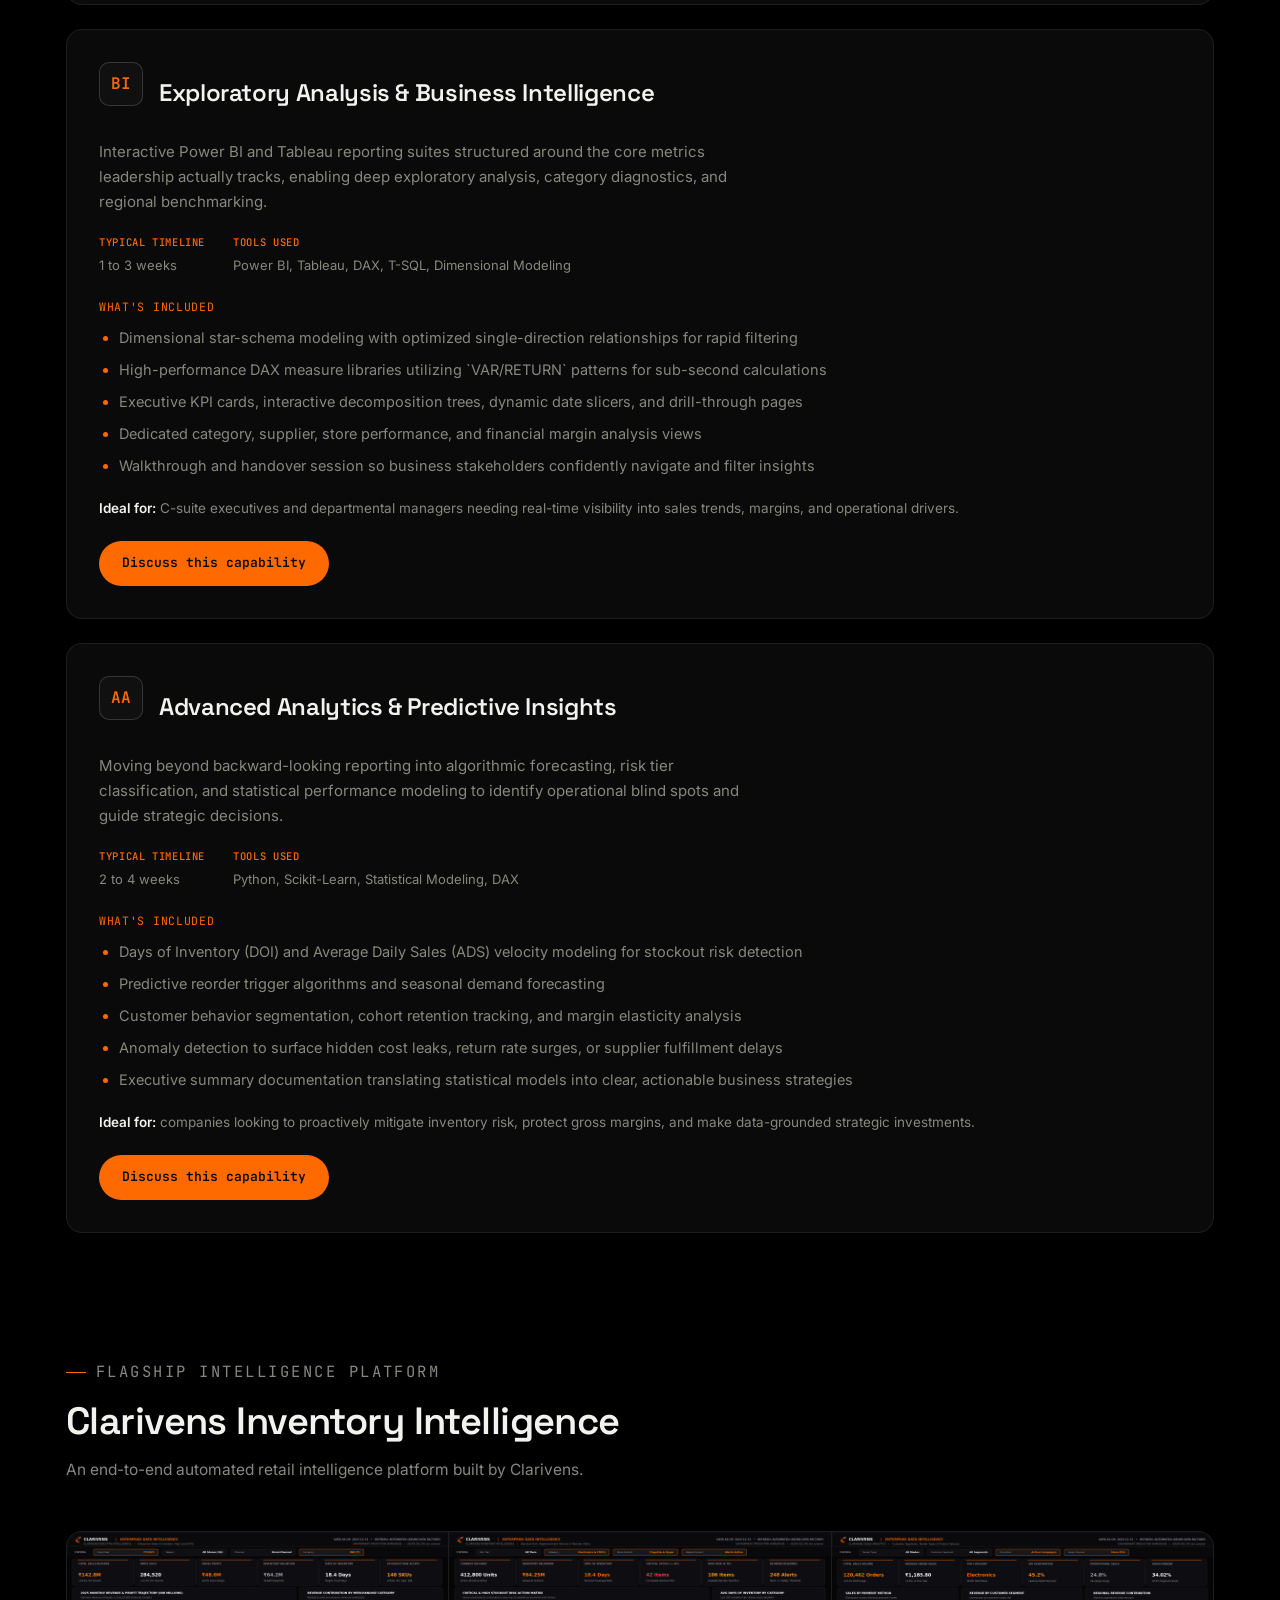
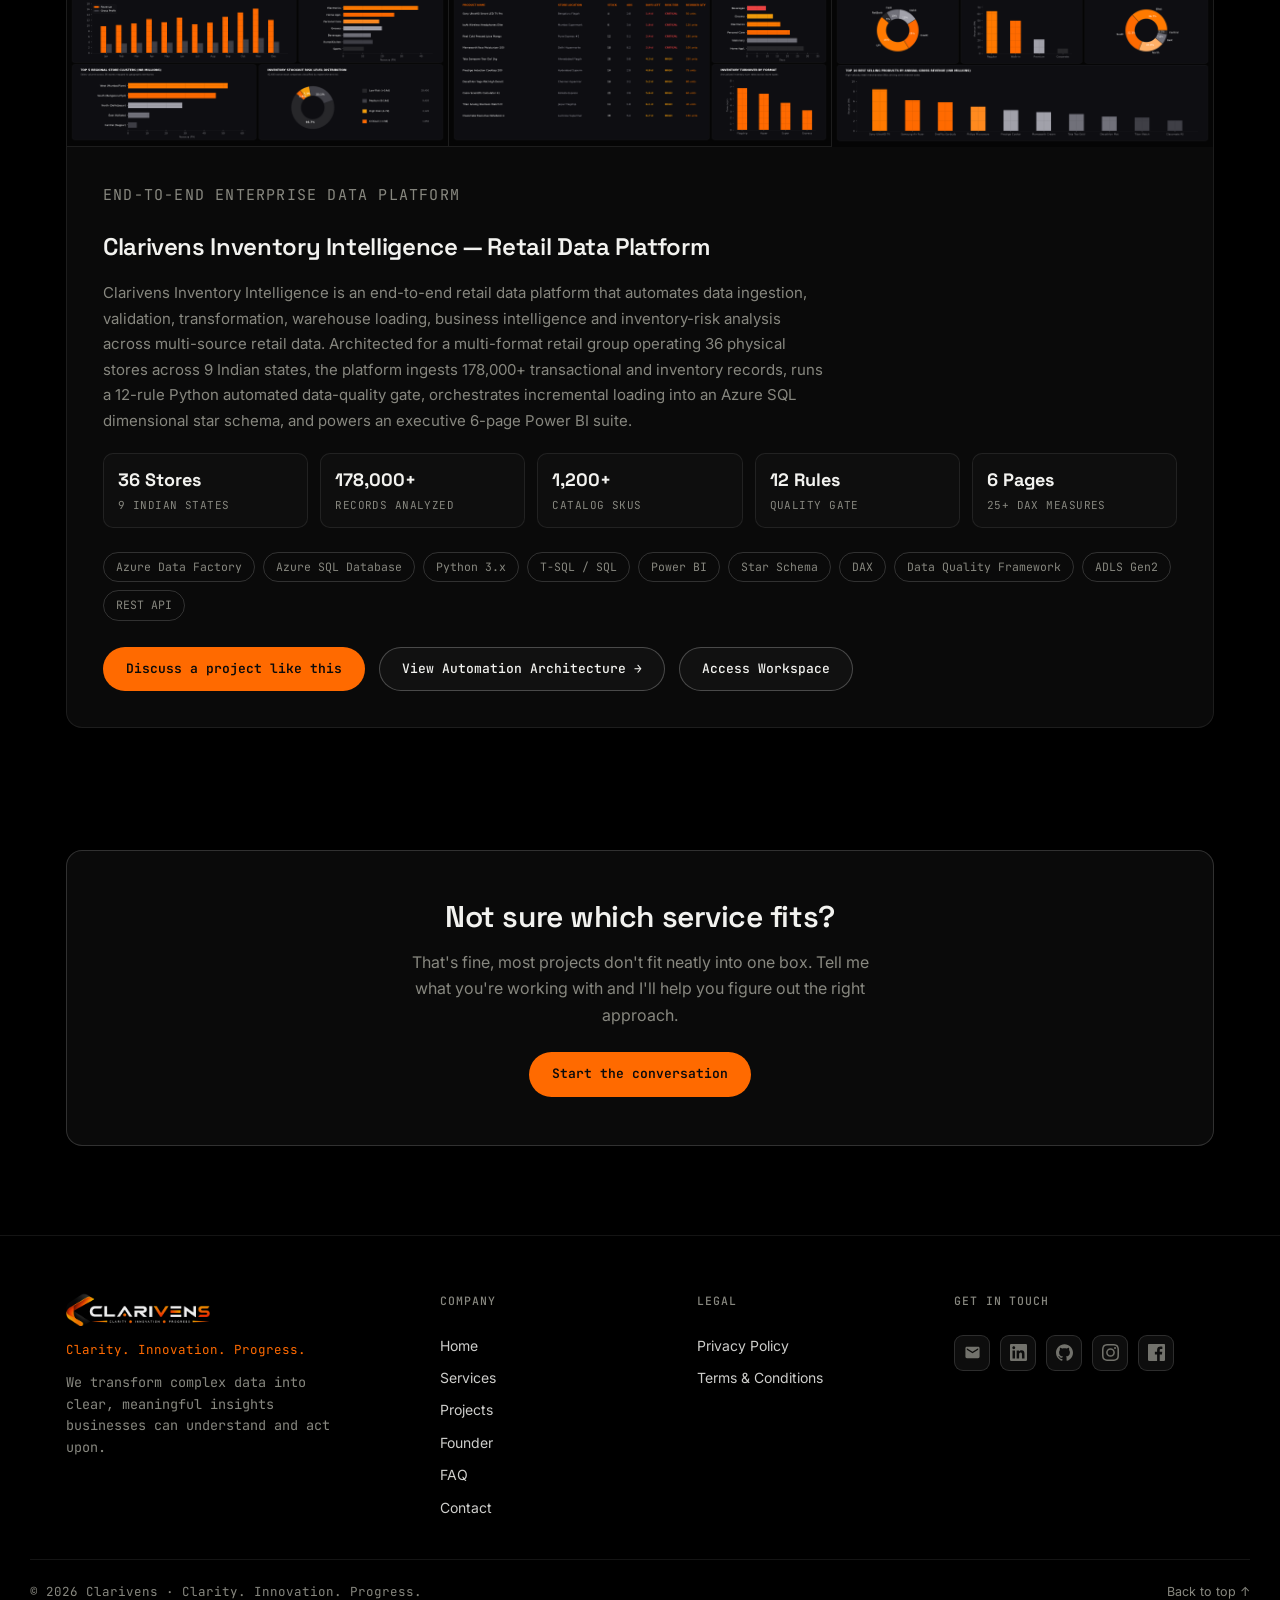
<file: data-analytics.html>
<!DOCTYPE html>
<html lang="en">
<head>
<meta charset="UTF-8">
<meta name="viewport" content="width=device-width, initial-scale=1.0">
<title>Data Analytics Services | Clarivens</title>
<meta name="description" content="Turn raw business data into clear, decision-ready intelligence. Clarivens builds ETL pipelines, data quality frameworks, Power BI dashboards, and predictive analytics.">
<link rel="icon" type="image/png" href="logo-icon.png">
<link rel="preconnect" href="https://fonts.googleapis.com">
<link href="https://fonts.googleapis.com/css2?family=Space+Grotesk:wght@400;500;600;700&family=Inter:wght@400;500;600&family=JetBrains+Mono:wght@400;500;600&display=swap" rel="stylesheet">
<link rel="stylesheet" href="style.css">
</head>
<body>

<div class="glow-orb o1"></div>
<div class="glow-orb o2"></div>
<div class="glow-orb o3"></div>
<div id="cursorRing"></div>
<div id="cursorDot"></div>

<header>
  <nav class="wrap">
    <a href="index.html" class="logo"><img src="logo-icon.png" alt="Clarivens"></a>
    <div class="nav-links" id="navLinks">
      <a href="services.html">Services</a>
      <a href="projects.html">Projects</a>
      <a href="about.html">Founder</a>
      <a href="contact.html" class="btn btn-solid">Start a Project</a>
    </div>
    <button class="nav-toggle" id="navToggle" aria-label="Toggle menu">☰</button>
  </nav>
</header>

<div class="cookie-banner" id="cookieBanner" role="region" aria-label="Cookie consent">
  <div class="cookie-banner-inner">
    <p>We use minimal cookies to remember your preferences and understand site usage. No data is sold or shared with advertisers. See our <a href="privacy.html">Privacy Policy</a> for details.</p>
    <div class="cookie-banner-actions">
      <button class="btn btn-outline" id="cookieDecline" type="button">Decline</button>
      <button class="btn btn-solid" id="cookieAccept" type="button">Accept</button>
    </div>
  </div>
</div>

<main id="top">
  <!-- PAGE HEADER -->
  <section class="page-hero">
    <div class="wrap">
      <a href="services.html" class="back-link reveal">← All Services</a>
      <p class="eyebrow">Category</p>
      <h1>Data Analytics</h1>
      <p class="lead">Turn raw business data into clear, decision-ready intelligence through data engineering, analytics, visualization and predictive insights.</p>
    </div>
  </section>

  <!-- SERVICES -->
  <section class="section-flush-top">
    <div class="wrap">

      <div class="service-detail tilt reveal">
        <div class="service-detail-head">
          <div class="service-icon">DE</div>
          <h2>Data Engineering &amp; ETL Pipelines</h2>
        </div>
        <p class="desc">Robust data engineering that pulls records from POS systems, flat files, databases, and third-party vendor APIs into structured, analytics-ready cloud warehouses with automated triggers, incremental loads, and full pipeline observability.</p>
        <div class="service-meta">
          <div><b>Typical timeline</b>2 to 4 weeks</div>
          <div><b>Tools used</b>Azure Data Factory, Azure SQL, Python, T-SQL, ADLS Gen2</div>
        </div>
        <p class="includes-label">What's included</p>
        <ul class="includes">
          <li>Multi-source ingestion: automated pulls from CSV/JSON dumps, relational databases, and REST APIs</li>
          <li>Serverless pipeline orchestration with scheduled triggers, retry policies, and tumbling-window schedules</li>
          <li>Watermark-based incremental loading to ensure sub-second query speeds as transactional volumes grow</li>
          <li>Staging layer setup (`stg.*`) and dimensional warehouse star schemas (`dw.*`) tailored for reporting</li>
          <li>Detailed data dictionaries, entity-relationship models, and schema mapping documentation</li>
        </ul>
        <p class="ideal-for"><b>Ideal for:</b> organizations pulling data manually across fragmented systems, or needing an enterprise warehouse to power dependable reporting.</p>
        <a href="contact.html?service=Data%20Analytics#contact" class="btn btn-solid">Discuss this capability</a>
      </div>

      <div class="service-detail tilt reveal">
        <div class="service-detail-head">
          <div class="service-icon">DQ</div>
          <h2>Data Cleaning &amp; Automated Quality Gates</h2>
        </div>
        <p class="desc">Production-grade Python validation frameworks that audit schema conformity, eliminate duplicate records, reconcile broken equations, and enforce business integrity before bad data ever reaches decision-makers.</p>
        <div class="service-meta">
          <div><b>Typical timeline</b>1 to 2 weeks</div>
          <div><b>Tools used</b>Python, Pandas, NumPy, SQL, Automated Quality Gates</div>
        </div>
        <p class="includes-label">What's included</p>
        <ul class="includes">
          <li>Multi-tier automated validation gates: schema verification, missing-value imputation, and null checks</li>
          <li>Primary key deduplication, referential foreign-key integrity, and calendar date feasibility verification</li>
          <li>Complex business-rule enforcement (e.g. inventory conservation equations, positive quantity guards)</li>
          <li>Automated data quality scoring (0–100%) and error logging to audit tables for full governance</li>
          <li>Clean, standardized, reconciled datasets handed back ready for modeling or dashboard consumption</li>
        </ul>
        <p class="ideal-for"><b>Ideal for:</b> teams wrestling with conflicting spreadsheet reports, unreliable transactional extracts, or untrusted numbers.</p>
        <a href="contact.html?service=Data%20Analytics#contact" class="btn btn-solid">Discuss this capability</a>
      </div>

      <div class="service-detail tilt reveal">
        <div class="service-detail-head">
          <div class="service-icon">BI</div>
          <h2>Exploratory Analysis &amp; Business Intelligence</h2>
        </div>
        <p class="desc">Interactive Power BI and Tableau reporting suites structured around the core metrics leadership actually tracks, enabling deep exploratory analysis, category diagnostics, and regional benchmarking.</p>
        <div class="service-meta">
          <div><b>Typical timeline</b>1 to 3 weeks</div>
          <div><b>Tools used</b>Power BI, Tableau, DAX, T-SQL, Dimensional Modeling</div>
        </div>
        <p class="includes-label">What's included</p>
        <ul class="includes">
          <li>Dimensional star-schema modeling with optimized single-direction relationships for rapid filtering</li>
          <li>High-performance DAX measure libraries utilizing `VAR/RETURN` patterns for sub-second calculations</li>
          <li>Executive KPI cards, interactive decomposition trees, dynamic date slicers, and drill-through pages</li>
          <li>Dedicated category, supplier, store performance, and financial margin analysis views</li>
          <li>Walkthrough and handover session so business stakeholders confidently navigate and filter insights</li>
        </ul>
        <p class="ideal-for"><b>Ideal for:</b> C-suite executives and departmental managers needing real-time visibility into sales trends, margins, and operational drivers.</p>
        <a href="contact.html?service=Data%20Analytics#contact" class="btn btn-solid">Discuss this capability</a>
      </div>

      <div class="service-detail tilt reveal">
        <div class="service-detail-head">
          <div class="service-icon">AA</div>
          <h2>Advanced Analytics &amp; Predictive Insights</h2>
        </div>
        <p class="desc">Moving beyond backward-looking reporting into algorithmic forecasting, risk tier classification, and statistical performance modeling to identify operational blind spots and guide strategic decisions.</p>
        <div class="service-meta">
          <div><b>Typical timeline</b>2 to 4 weeks</div>
          <div><b>Tools used</b>Python, Scikit-Learn, Statistical Modeling, DAX</div>
        </div>
        <p class="includes-label">What's included</p>
        <ul class="includes">
          <li>Days of Inventory (DOI) and Average Daily Sales (ADS) velocity modeling for stockout risk detection</li>
          <li>Predictive reorder trigger algorithms and seasonal demand forecasting</li>
          <li>Customer behavior segmentation, cohort retention tracking, and margin elasticity analysis</li>
          <li>Anomaly detection to surface hidden cost leaks, return rate surges, or supplier fulfillment delays</li>
          <li>Executive summary documentation translating statistical models into clear, actionable business strategies</li>
        </ul>
        <p class="ideal-for"><b>Ideal for:</b> companies looking to proactively mitigate inventory risk, protect gross margins, and make data-grounded strategic investments.</p>
        <a href="contact.html?service=Data%20Analytics#contact" class="btn btn-solid">Discuss this capability</a>
      </div>

    </div>
  </section>

  <!-- FEATURED PROJECT -->
  <section class="section-flush-top" id="featured-project">
    <div class="wrap">
      <div class="section-head reveal">
        <p class="eyebrow">Flagship Intelligence Platform</p>
        <h2>Clarivens Inventory Intelligence</h2>
        <p>An end-to-end automated retail intelligence platform built by Clarivens.</p>
      </div>

      <div class="featured-project tilt reveal">
        <div class="featured-project-images grid-3">
          <img src="assets/inventory-intelligence/01_executive_overview.png" alt="Clarivens Inventory Intelligence — Executive Overview Dashboard">
          <img src="assets/inventory-intelligence/02_inventory_intelligence.png" alt="Clarivens Inventory Intelligence — Stockout Risk Action Matrix">
          <img src="assets/inventory-intelligence/03_sales_analytics.png" alt="Clarivens Inventory Intelligence — Sales & Performance Analytics">
        </div>
        <div class="featured-project-body">
          <p class="featured-project-label">End-to-End Enterprise Data Platform</p>
          <h3>Clarivens Inventory Intelligence — Retail Data Platform</h3>
          <p>Clarivens Inventory Intelligence is an end-to-end retail data platform that automates data ingestion, validation, transformation, warehouse loading, business intelligence and inventory-risk analysis across multi-source retail data. Architected for a multi-format retail group operating 36 physical stores across 9 Indian states, the platform ingests 178,000+ transactional and inventory records, runs a 12-rule Python automated data-quality gate, orchestrates incremental loading into an Azure SQL dimensional star schema, and powers an executive 6-page Power BI suite.</p>
          
          <div class="featured-project-metrics">
            <div class="featured-metric-item">
              <div class="val">36 Stores</div>
              <div class="lbl">9 Indian States</div>
            </div>
            <div class="featured-metric-item">
              <div class="val">178,000+</div>
              <div class="lbl">Records Analyzed</div>
            </div>
            <div class="featured-metric-item">
              <div class="val">1,200+</div>
              <div class="lbl">Catalog SKUs</div>
            </div>
            <div class="featured-metric-item">
              <div class="val">12 Rules</div>
              <div class="lbl">Quality Gate</div>
            </div>
            <div class="featured-metric-item">
              <div class="val">6 Pages</div>
              <div class="lbl">25+ DAX Measures</div>
            </div>
          </div>

          <div class="featured-project-tags">
            <span>Azure Data Factory</span>
            <span>Azure SQL Database</span>
            <span>Python 3.x</span>
            <span>T-SQL / SQL</span>
            <span>Power BI</span>
            <span>Star Schema</span>
            <span>DAX</span>
            <span>Data Quality Framework</span>
            <span>ADLS Gen2</span>
            <span>REST API</span>
          </div>
          <div class="featured-project-actions">
            <a href="contact.html?service=Data%20Analytics#contact" class="btn btn-solid">Discuss a project like this</a>
            <a href="ai-automation.html#featured-project" class="btn btn-outline">View Automation Architecture →</a>
            <a href="workspace.html" class="btn btn-outline">Access Workspace</a>
          </div>
        </div>
      </div>
    </div>
  </section>

  <!-- CLOSING CTA -->
  <section class="section-flush-top">
    <div class="wrap">
      <div class="cta-banner reveal">
        <h2>Not sure which service fits?</h2>
        <p>That's fine, most projects don't fit neatly into one box. Tell me what you're working with and I'll help you figure out the right approach.</p>
        <a href="contact.html" class="btn btn-solid">Start the conversation</a>
      </div>
    </div>
  </section>

</main>

<footer>
  <div class="wrap footer-grid">
    <div class="footer-brand">
      <img src="logo-full.png" alt="Clarivens: Clarity. Innovation. Progress." class="footer-logo">
      <p class="footer-tagline">Clarity. Innovation. Progress.</p>
      <p class="footer-blurb">We transform complex data into clear, meaningful insights businesses can understand and act upon.</p>
    </div>
    <div class="footer-col">
      <h4>Company</h4>
      <a href="index.html">Home</a>
      <a href="services.html">Services</a>
      <a href="projects.html">Projects</a>
      <a href="about.html">Founder</a>
      <a href="faq.html">FAQ</a>
      <a href="contact.html">Contact</a>
    </div>
    <div class="footer-col">
      <h4>Legal</h4>
      <a href="privacy.html">Privacy Policy</a>
      <a href="terms.html">Terms &amp; Conditions</a>
    </div>
    <div class="footer-col">
      <h4>Get in touch</h4>
      <div class="footer-social-row">
        <a href="https://mail.google.com/mail/?view=cm&fs=1&to=clarivens.io@gmail.com" target="_blank" rel="noopener noreferrer" aria-label="Email">
          <svg viewBox="0 0 24 24" fill="currentColor" width="17" height="17" aria-hidden="true"><path d="M20 4H4c-1.1 0-1.99.9-1.99 2L2 18c0 1.1.9 2 2 2h16c1.1 0 2-.9 2-2V6c0-1.1-.9-2-2-2zm0 4-8 5-8-5V6l8 5 8-5v2z"/></svg>
        </a>
        <a href="https://www.linkedin.com/in/himanshu-bagde11/" target="_blank" rel="noopener noreferrer" aria-label="LinkedIn">
          <svg viewBox="0 0 24 24" fill="currentColor" width="17" height="17" aria-hidden="true"><path d="M20.447 20.452h-3.554v-5.569c0-1.328-.027-3.037-1.852-3.037-1.853 0-2.136 1.445-2.136 2.939v5.667H9.351V9h3.414v1.561h.046c.477-.9 1.637-1.85 3.37-1.85 3.601 0 4.267 2.37 4.267 5.455v6.286zM5.337 7.433c-1.144 0-2.063-.926-2.063-2.065 0-1.138.92-2.063 2.063-2.063 1.14 0 2.064.925 2.064 2.063 0 1.139-.925 2.065-2.064 2.065zm1.782 13.019H3.555V9h3.564v11.452zM22.225 0H1.771C.792 0 0 .774 0 1.729v20.542C0 23.227.792 24 1.771 24h20.451C23.2 24 24 23.227 24 22.271V1.729C24 .774 23.2 0 22.222 0h.003z"/></svg>
        </a>
        <a href="https://github.com/Himanshubagde11" target="_blank" rel="noopener noreferrer" aria-label="GitHub">
          <svg viewBox="0 0 24 24" fill="currentColor" width="17" height="17" aria-hidden="true"><path d="M12 .297c-6.63 0-12 5.373-12 12 0 5.303 3.438 9.8 8.205 11.385.6.113.82-.258.82-.577 0-.285-.01-1.04-.015-2.04-3.338.724-4.042-1.61-4.042-1.61C4.422 18.07 3.633 17.7 3.633 17.7c-1.087-.744.084-.729.084-.729 1.205.084 1.838 1.236 1.838 1.236 1.07 1.835 2.809 1.305 3.495.998.108-.776.417-1.305.76-1.605-2.665-.3-5.466-1.332-5.466-5.93 0-1.31.465-2.38 1.235-3.22-.135-.303-.54-1.523.105-3.176 0 0 1.005-.322 3.3 1.23.96-.267 1.98-.399 3-.405 1.02.006 2.04.138 3 .405 2.28-1.552 3.285-1.23 3.285-1.23.645 1.653.24 2.873.12 3.176.765.84 1.23 1.91 1.23 3.22 0 4.61-2.805 5.625-5.475 5.92.42.36.81 1.096.81 2.22 0 1.606-.015 2.896-.015 3.286 0 .315.21.69.825.57C20.565 22.092 24 17.592 24 12.297c0-6.627-5.373-12-12-12"/></svg>
        </a>
        <a href="https://www.instagram.com/clarivens/" target="_blank" rel="noopener noreferrer" aria-label="Instagram">
          <svg viewBox="0 0 24 24" fill="currentColor" width="17" height="17" aria-hidden="true"><path d="M12 2.163c3.204 0 3.584.012 4.85.07 3.252.148 4.771 1.691 4.919 4.919.058 1.265.069 1.645.069 4.849 0 3.205-.012 3.584-.069 4.849-.149 3.225-1.664 4.771-4.919 4.919-1.266.058-1.644.07-4.85.07-3.204 0-3.584-.012-4.849-.07-3.26-.149-4.771-1.699-4.919-4.92-.058-1.265-.07-1.644-.07-4.849 0-3.204.013-3.583.07-4.849.149-3.227 1.664-4.771 4.919-4.919 1.266-.057 1.645-.069 4.849-.069zM12 0C8.741 0 8.333.014 7.053.072c-4.358.2-6.78 2.618-6.98 6.98C.014 8.332 0 8.74 0 12c0 3.259.014 3.668.072 4.948.2 4.358 2.618 6.78 6.98 6.98C8.333 23.986 8.741 24 12 24c3.259 0 3.668-.014 4.948-.072 4.354-.2 6.782-2.618 6.979-6.98.059-1.28.073-1.689.073-4.948 0-3.259-.014-3.667-.072-4.947-.196-4.354-2.617-6.78-6.979-6.98C15.668.014 15.259 0 12 0zm0 5.838a6.162 6.162 0 1 0 0 12.324 6.162 6.162 0 0 0 0-12.324zM12 16a4 4 0 1 1 0-8 4 4 0 0 1 0 8zm6.406-11.845a1.44 1.44 0 1 0 0 2.881 1.44 1.44 0 0 0 0-2.881z"/></svg>
        </a>
        <a href="https://www.facebook.com/profile.php?id=61593940557370" target="_blank" rel="noopener noreferrer" aria-label="Facebook">
          <svg viewBox="0 0 24 24" fill="currentColor" width="17" height="17" aria-hidden="true"><path d="M22.675 0h-21.35c-.732 0-1.325.593-1.325 1.325v21.351c0 .731.593 1.324 1.325 1.324h11.495v-9.294h-3.128v-3.622h3.128v-2.671c0-3.1 1.893-4.788 4.659-4.788 1.325 0 2.464.099 2.795.143v3.24l-1.918.001c-1.504 0-1.795.715-1.795 1.763v2.313h3.587l-.467 3.622h-3.12v9.293h6.116c.73 0 1.323-.593 1.323-1.324v-21.35c0-.732-.593-1.325-1.325-1.325z"/></svg>
        </a>
      </div>
    </div>
  </div>
  <div class="wrap footer-bottom">
    <p>&copy; 2026 Clarivens &middot; Clarity. Innovation. Progress.</p>
    <a href="index.html#top">Back to top ↑</a>
  </div>
</footer>

<script src="main.js"></script>

    <div id="clarivens-ai-root"></div>
    <script src="/clarivens-ai-widget.js" defer></script>
</body>
</html>
</file>
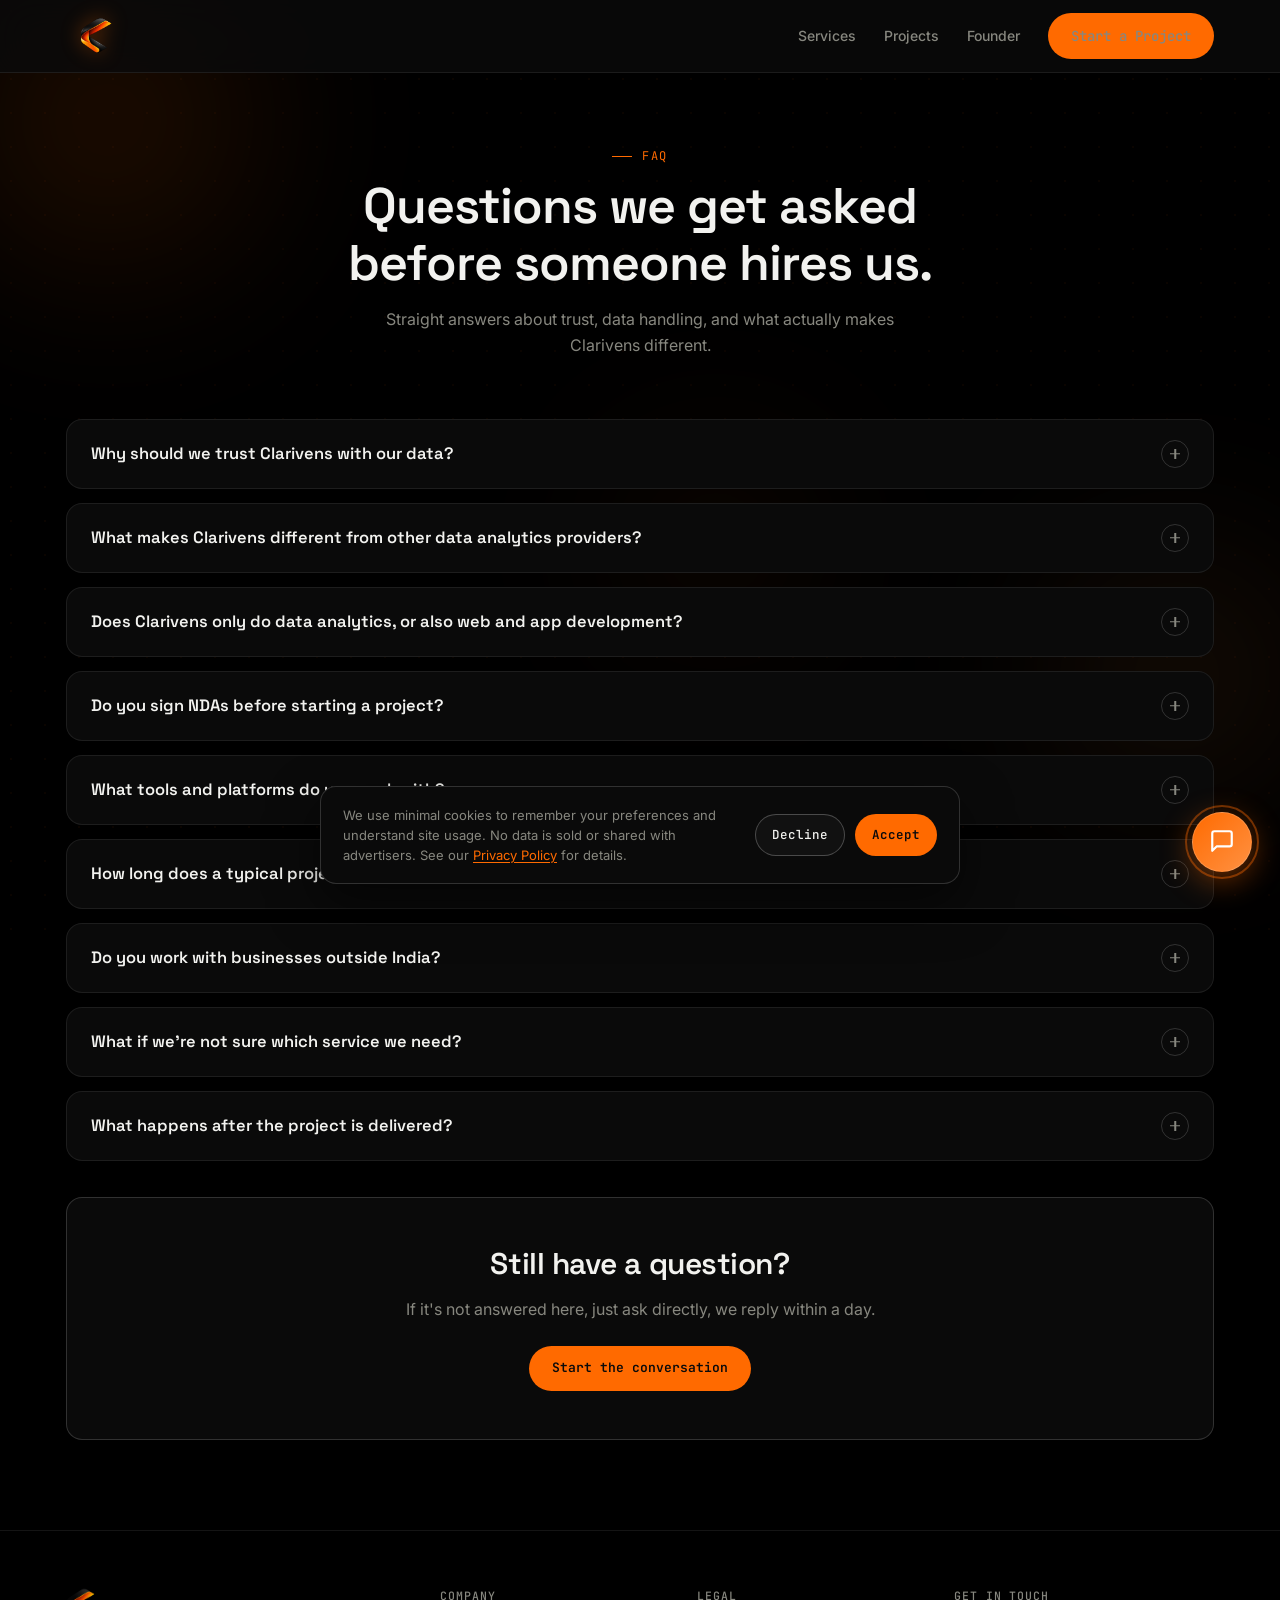
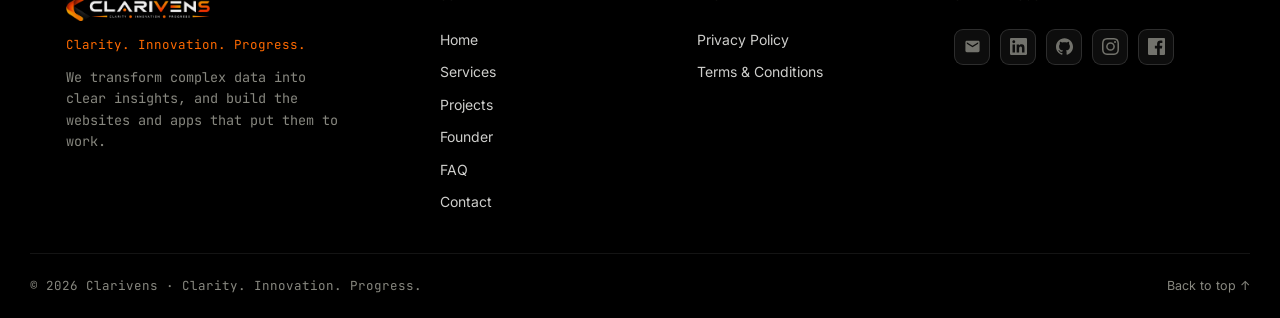
<file: faq.html>
<!DOCTYPE html>
<html lang="en">
<head>
<meta charset="UTF-8">
<meta name="viewport" content="width=device-width, initial-scale=1.0">
<title>FAQ | Clarivens</title>
<meta name="description" content="Frequently asked questions about Clarivens: trust, data security, tools, timelines, and what makes us different.">
<link rel="icon" type="image/png" href="logo-icon.png">
<link rel="preconnect" href="https://fonts.googleapis.com">
<link href="https://fonts.googleapis.com/css2?family=Space+Grotesk:wght@400;500;600;700&family=Inter:wght@400;500;600&family=JetBrains+Mono:wght@400;500;600&display=swap" rel="stylesheet">
<link rel="stylesheet" href="style.css">
</head>
<body>

<div class="glow-orb o1"></div>
<div class="glow-orb o2"></div>
<div class="glow-orb o3"></div>
<div id="cursorRing"></div>
<div id="cursorDot"></div>

<header>
  <nav class="wrap">
    <a href="index.html" class="logo"><img src="logo-icon.png" alt="Clarivens"></a>
    <div class="nav-links" id="navLinks">
      <a href="services.html">Services</a>
      <a href="projects.html">Projects</a>
      <a href="about.html">Founder</a>
      <a href="contact.html" class="btn btn-solid">Start a Project</a>
    </div>
    <button class="nav-toggle" id="navToggle" aria-label="Toggle menu">☰</button>
  </nav>
</header>

<div class="cookie-banner" id="cookieBanner" role="region" aria-label="Cookie consent">
  <div class="cookie-banner-inner">
    <p>We use minimal cookies to remember your preferences and understand site usage. No data is sold or shared with advertisers. See our <a href="privacy.html">Privacy Policy</a> for details.</p>
    <div class="cookie-banner-actions">
      <button class="btn btn-outline" id="cookieDecline" type="button">Decline</button>
      <button class="btn btn-solid" id="cookieAccept" type="button">Accept</button>
    </div>
  </div>
</div>

<main id="top">
  <!-- FAQ PAGE HEADER -->
  <section class="page-hero">
    <div class="wrap">
      <p class="eyebrow">FAQ</p>
      <h1>Questions we get asked before someone hires us.</h1>
      <p class="lead">Straight answers about trust, data handling, and what actually makes Clarivens different.</p>
    </div>
  </section>

  <!-- FAQ LIST -->
  <section style="padding-top:0;">
    <div class="wrap">
      <div class="faq-list">

        <div class="faq-item reveal">
          <button class="faq-question" type="button" aria-expanded="false" data-accordion-trigger>
            <span>Why should we trust Clarivens with our data?</span>
            <span class="accordion-icon" aria-hidden="true"></span>
          </button>
          <div class="faq-answer-outer">
            <div class="faq-answer-inner">
              <p>Because we treat your data the way we'd want ours treated. An NDA is available before any data changes hands, we don't reuse or showcase your data without permission, and everything is built on enterprise-grade platforms like Azure SQL and Power BI rather than ad-hoc tools. You can read the full detail in our <a href="privacy.html">Privacy Policy</a>.</p>
            </div>
          </div>
        </div>

        <div class="faq-item reveal">
          <button class="faq-question" type="button" aria-expanded="false" data-accordion-trigger>
            <span>What makes Clarivens different from other data analytics providers?</span>
            <span class="accordion-icon" aria-hidden="true"></span>
          </button>
          <div class="faq-answer-outer">
            <div class="faq-answer-inner">
              <p>Most providers hand you a dashboard and move on. We start by understanding the actual business problem, not just the data, so what we deliver creates direction, not just visuals. You also work directly with the person doing the analysis, not a rotating account team, which means fewer handoffs and faster, more accurate answers.</p>
            </div>
          </div>
        </div>

        <div class="faq-item reveal">
          <button class="faq-question" type="button" aria-expanded="false" data-accordion-trigger>
            <span>Does Clarivens only do data analytics, or also web and app development?</span>
            <span class="accordion-icon" aria-hidden="true"></span>
          </button>
          <div class="faq-answer-outer">
            <div class="faq-answer-inner">
              <p>Both. Data analytics is where Clarivens started and it's still our deepest expertise, but we also build the websites and apps that put that data to work: business websites, web apps, and Android, iOS or Windows apps. See the <a href="services.html">Services</a> page for the full breakdown of each category.</p>
            </div>
          </div>
        </div>

        <div class="faq-item reveal">
          <button class="faq-question" type="button" aria-expanded="false" data-accordion-trigger>
            <span>Do you sign NDAs before starting a project?</span>
            <span class="accordion-icon" aria-hidden="true"></span>
          </button>
          <div class="faq-answer-outer">
            <div class="faq-answer-inner">
              <p>Yes. A Non-Disclosure Agreement is available and recommended before any sensitive data is shared. Just mention it when you reach out and we'll sort it out before any data changes hands.</p>
            </div>
          </div>
        </div>

        <div class="faq-item reveal">
          <button class="faq-question" type="button" aria-expanded="false" data-accordion-trigger>
            <span>What tools and platforms do you work with?</span>
            <span class="accordion-icon" aria-hidden="true"></span>
          </button>
          <div class="faq-answer-outer">
            <div class="faq-answer-inner">
              <p>SQL and T-SQL, Azure Data Factory, Azure SQL Database, Python (Pandas, NumPy, Seaborn), Power BI, Tableau, and Excel. If your stack uses something else, tell us during the discovery call, most of these skills carry over to adjacent tools.</p>
            </div>
          </div>
        </div>

        <div class="faq-item reveal">
          <button class="faq-question" type="button" aria-expanded="false" data-accordion-trigger>
            <span>How long does a typical project take?</span>
            <span class="accordion-icon" aria-hidden="true"></span>
          </button>
          <div class="faq-answer-outer">
            <div class="faq-answer-inner">
              <p>It depends on scope. A single dashboard build can take a couple of weeks; a full ETL pipeline with validation and automation usually takes longer. You'll get a realistic timeline after the data audit and plan step, not a guess before we've seen your data.</p>
            </div>
          </div>
        </div>

        <div class="faq-item reveal">
          <button class="faq-question" type="button" aria-expanded="false" data-accordion-trigger>
            <span>Do you work with businesses outside India?</span>
            <span class="accordion-icon" aria-hidden="true"></span>
          </button>
          <div class="faq-answer-outer">
            <div class="faq-answer-inner">
              <p>Yes. All of our work is remote and cloud-based, so location isn't a limiting factor. Just include your country code with your phone number if you'd like a call, or reach out by email either way.</p>
            </div>
          </div>
        </div>

        <div class="faq-item reveal">
          <button class="faq-question" type="button" aria-expanded="false" data-accordion-trigger>
            <span>What if we're not sure which service we need?</span>
            <span class="accordion-icon" aria-hidden="true"></span>
          </button>
          <div class="faq-answer-outer">
            <div class="faq-answer-inner">
              <p>That's completely normal, most projects don't fit neatly into one box. Start the conversation anyway and describe what you're working with; we'll help you figure out whether it's a dashboard, a pipeline, a cleanup job, or a mix of all three.</p>
            </div>
          </div>
        </div>

        <div class="faq-item reveal">
          <button class="faq-question" type="button" aria-expanded="false" data-accordion-trigger>
            <span>What happens after the project is delivered?</span>
            <span class="accordion-icon" aria-hidden="true"></span>
          </button>
          <div class="faq-answer-outer">
            <div class="faq-answer-inner">
              <p>You get full documentation, source files, and a walkthrough so nothing lives only in our heads. Light support is available afterward if something needs tuning as your data or business changes.</p>
            </div>
          </div>
        </div>

      </div>

      <div class="cta-banner reveal" style="margin-top:36px;">
        <h2>Still have a question?</h2>
        <p>If it's not answered here, just ask directly, we reply within a day.</p>
        <a href="contact.html" class="btn btn-solid">Start the conversation</a>
      </div>
    </div>
  </section>

</main>

<footer>
  <div class="wrap footer-grid">
    <div class="footer-brand">
      <img src="logo-full.png" alt="Clarivens: Clarity. Innovation. Progress." class="footer-logo">
      <p class="footer-tagline">Clarity. Innovation. Progress.</p>
      <p class="footer-blurb">We transform complex data into clear insights, and build the websites and apps that put them to work.</p>
    </div>
    <div class="footer-col">
      <h4>Company</h4>
      <a href="index.html">Home</a>
      <a href="services.html">Services</a>
      <a href="projects.html">Projects</a>
      <a href="about.html">Founder</a>
      <a href="faq.html">FAQ</a>
      <a href="contact.html">Contact</a>
    </div>
    <div class="footer-col">
      <h4>Legal</h4>
      <a href="privacy.html">Privacy Policy</a>
      <a href="terms.html">Terms &amp; Conditions</a>
    </div>
    <div class="footer-col">
      <h4>Get in touch</h4>
      <div class="footer-social-row">
        <a href="https://mail.google.com/mail/?view=cm&fs=1&to=clarivens.io@gmail.com" target="_blank" rel="noopener noreferrer" aria-label="Email">
          <svg viewBox="0 0 24 24" fill="currentColor" width="17" height="17" aria-hidden="true"><path d="M20 4H4c-1.1 0-1.99.9-1.99 2L2 18c0 1.1.9 2 2 2h16c1.1 0 2-.9 2-2V6c0-1.1-.9-2-2-2zm0 4-8 5-8-5V6l8 5 8-5v2z"/></svg>
        </a>
        <a href="https://www.linkedin.com/in/himanshu-bagde11/" target="_blank" rel="noopener noreferrer" aria-label="LinkedIn">
          <svg viewBox="0 0 24 24" fill="currentColor" width="17" height="17" aria-hidden="true"><path d="M20.447 20.452h-3.554v-5.569c0-1.328-.027-3.037-1.852-3.037-1.853 0-2.136 1.445-2.136 2.939v5.667H9.351V9h3.414v1.561h.046c.477-.9 1.637-1.85 3.37-1.85 3.601 0 4.267 2.37 4.267 5.455v6.286zM5.337 7.433c-1.144 0-2.063-.926-2.063-2.065 0-1.138.92-2.063 2.063-2.063 1.14 0 2.064.925 2.064 2.063 0 1.139-.925 2.065-2.064 2.065zm1.782 13.019H3.555V9h3.564v11.452zM22.225 0H1.771C.792 0 0 .774 0 1.729v20.542C0 23.227.792 24 1.771 24h20.451C23.2 24 24 23.227 24 22.271V1.729C24 .774 23.2 0 22.222 0h.003z"/></svg>
        </a>
        <a href="https://github.com/Himanshubagde11" target="_blank" rel="noopener noreferrer" aria-label="GitHub">
          <svg viewBox="0 0 24 24" fill="currentColor" width="17" height="17" aria-hidden="true"><path d="M12 .297c-6.63 0-12 5.373-12 12 0 5.303 3.438 9.8 8.205 11.385.6.113.82-.258.82-.577 0-.285-.01-1.04-.015-2.04-3.338.724-4.042-1.61-4.042-1.61C4.422 18.07 3.633 17.7 3.633 17.7c-1.087-.744.084-.729.084-.729 1.205.084 1.838 1.236 1.838 1.236 1.07 1.835 2.809 1.305 3.495.998.108-.776.417-1.305.76-1.605-2.665-.3-5.466-1.332-5.466-5.93 0-1.31.465-2.38 1.235-3.22-.135-.303-.54-1.523.105-3.176 0 0 1.005-.322 3.3 1.23.96-.267 1.98-.399 3-.405 1.02.006 2.04.138 3 .405 2.28-1.552 3.285-1.23 3.285-1.23.645 1.653.24 2.873.12 3.176.765.84 1.23 1.91 1.23 3.22 0 4.61-2.805 5.625-5.475 5.92.42.36.81 1.096.81 2.22 0 1.606-.015 2.896-.015 3.286 0 .315.21.69.825.57C20.565 22.092 24 17.592 24 12.297c0-6.627-5.373-12-12-12"/></svg>
        </a>
        <a href="https://www.instagram.com/clarivens/" target="_blank" rel="noopener noreferrer" aria-label="Instagram">
          <svg viewBox="0 0 24 24" fill="currentColor" width="17" height="17" aria-hidden="true"><path d="M12 2.163c3.204 0 3.584.012 4.85.07 3.252.148 4.771 1.691 4.919 4.919.058 1.265.069 1.645.069 4.849 0 3.205-.012 3.584-.069 4.849-.149 3.225-1.664 4.771-4.919 4.919-1.266.058-1.644.07-4.85.07-3.204 0-3.584-.012-4.849-.07-3.26-.149-4.771-1.699-4.919-4.92-.058-1.265-.07-1.644-.07-4.849 0-3.204.013-3.583.07-4.849.149-3.227 1.664-4.771 4.919-4.919 1.266-.057 1.645-.069 4.849-.069zM12 0C8.741 0 8.333.014 7.053.072c-4.358.2-6.78 2.618-6.98 6.98C.014 8.332 0 8.74 0 12c0 3.259.014 3.668.072 4.948.2 4.358 2.618 6.78 6.98 6.98C8.333 23.986 8.741 24 12 24c3.259 0 3.668-.014 4.948-.072 4.354-.2 6.782-2.618 6.979-6.98.059-1.28.073-1.689.073-4.948 0-3.259-.014-3.667-.072-4.947-.196-4.354-2.617-6.78-6.979-6.98C15.668.014 15.259 0 12 0zm0 5.838a6.162 6.162 0 1 0 0 12.324 6.162 6.162 0 0 0 0-12.324zM12 16a4 4 0 1 1 0-8 4 4 0 0 1 0 8zm6.406-11.845a1.44 1.44 0 1 0 0 2.881 1.44 1.44 0 0 0 0-2.881z"/></svg>
        </a>
        <a href="https://www.facebook.com/profile.php?id=61593940557370" target="_blank" rel="noopener noreferrer" aria-label="Facebook">
          <svg viewBox="0 0 24 24" fill="currentColor" width="17" height="17" aria-hidden="true"><path d="M22.675 0h-21.35c-.732 0-1.325.593-1.325 1.325v21.351c0 .731.593 1.324 1.325 1.324h11.495v-9.294h-3.128v-3.622h3.128v-2.671c0-3.1 1.893-4.788 4.659-4.788 1.325 0 2.464.099 2.795.143v3.24l-1.918.001c-1.504 0-1.795.715-1.795 1.763v2.313h3.587l-.467 3.622h-3.12v9.293h6.116c.73 0 1.323-.593 1.323-1.324v-21.35c0-.732-.593-1.325-1.325-1.325z"/></svg>
        </a>
      </div>
    </div>
  </div>
  <div class="wrap footer-bottom">
    <p>&copy; 2026 Clarivens &middot; Clarity. Innovation. Progress.</p>
    <a href="index.html#top">Back to top ↑</a>
  </div>
</footer>

<script src="main.js"></script>

    <div id="clarivens-ai-root"></div>
    <script src="/clarivens-ai-widget.js" defer></script>
</body>
</html>
</file>
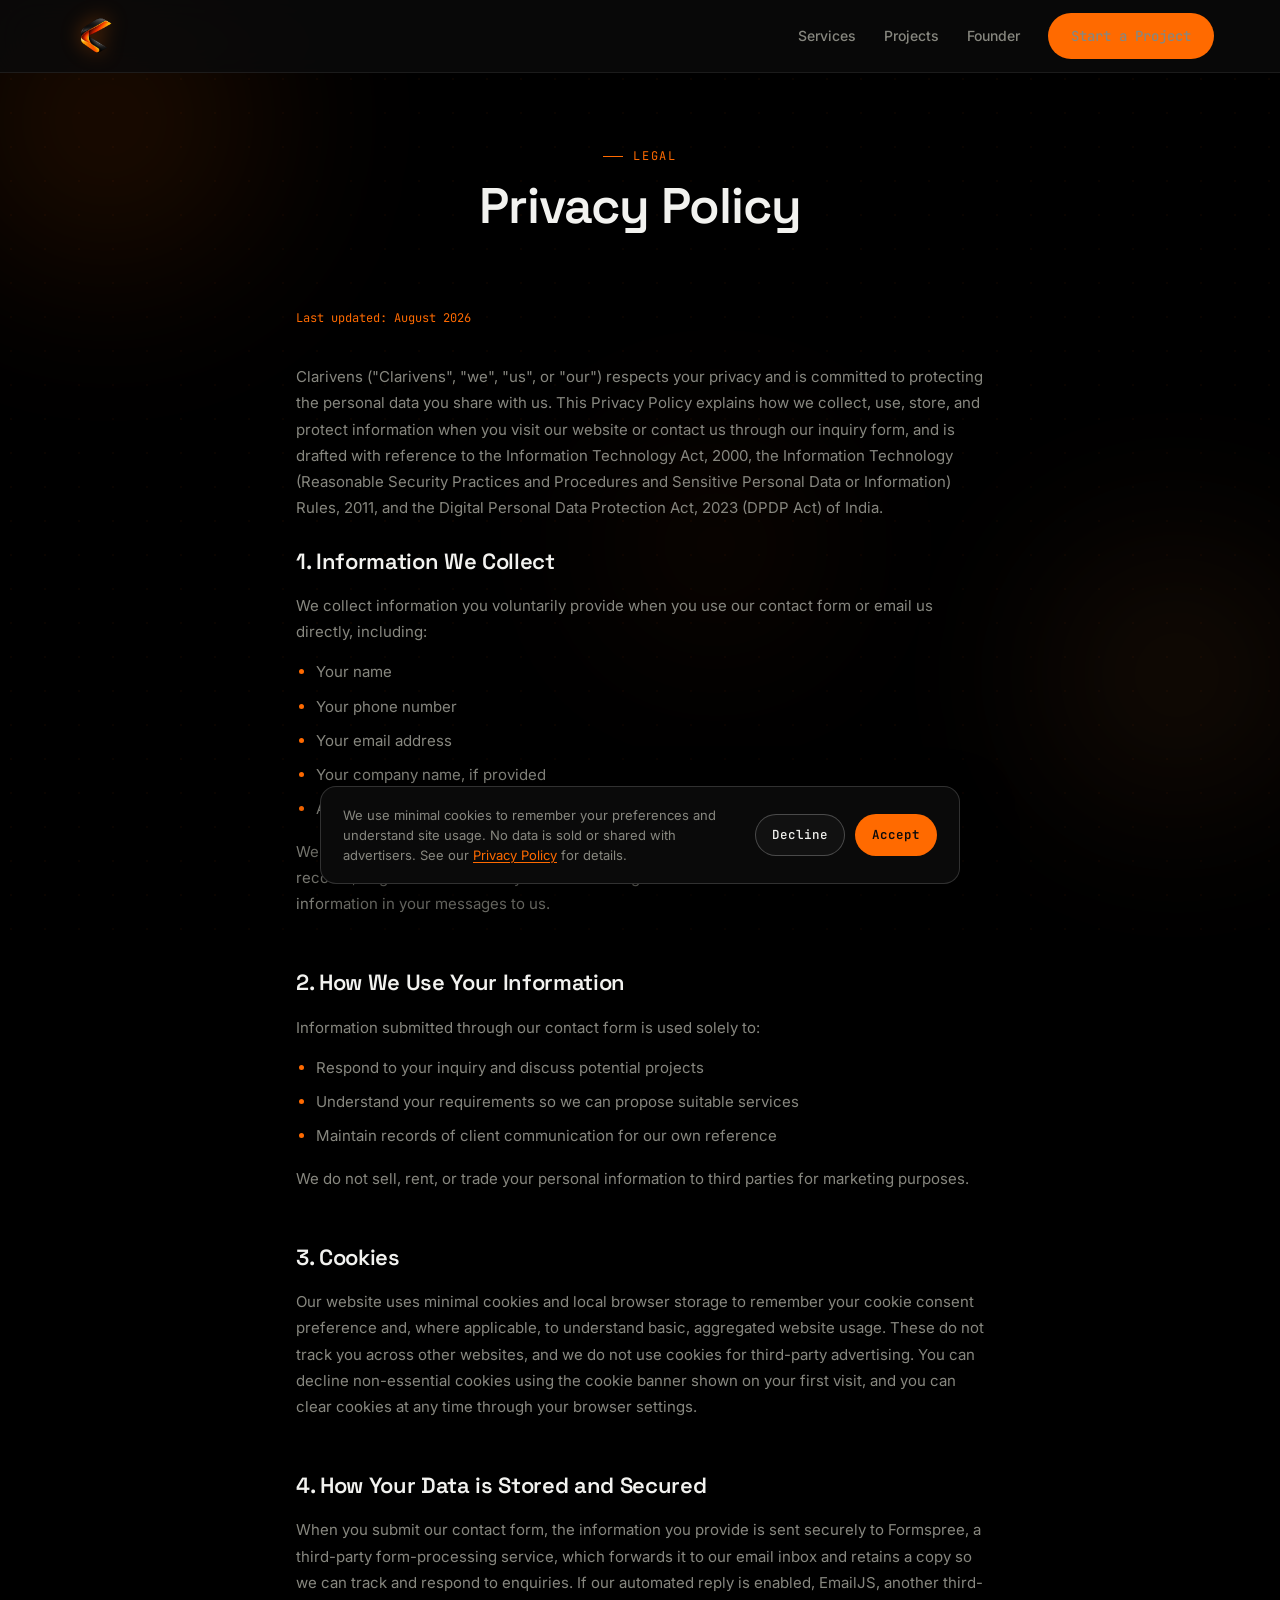
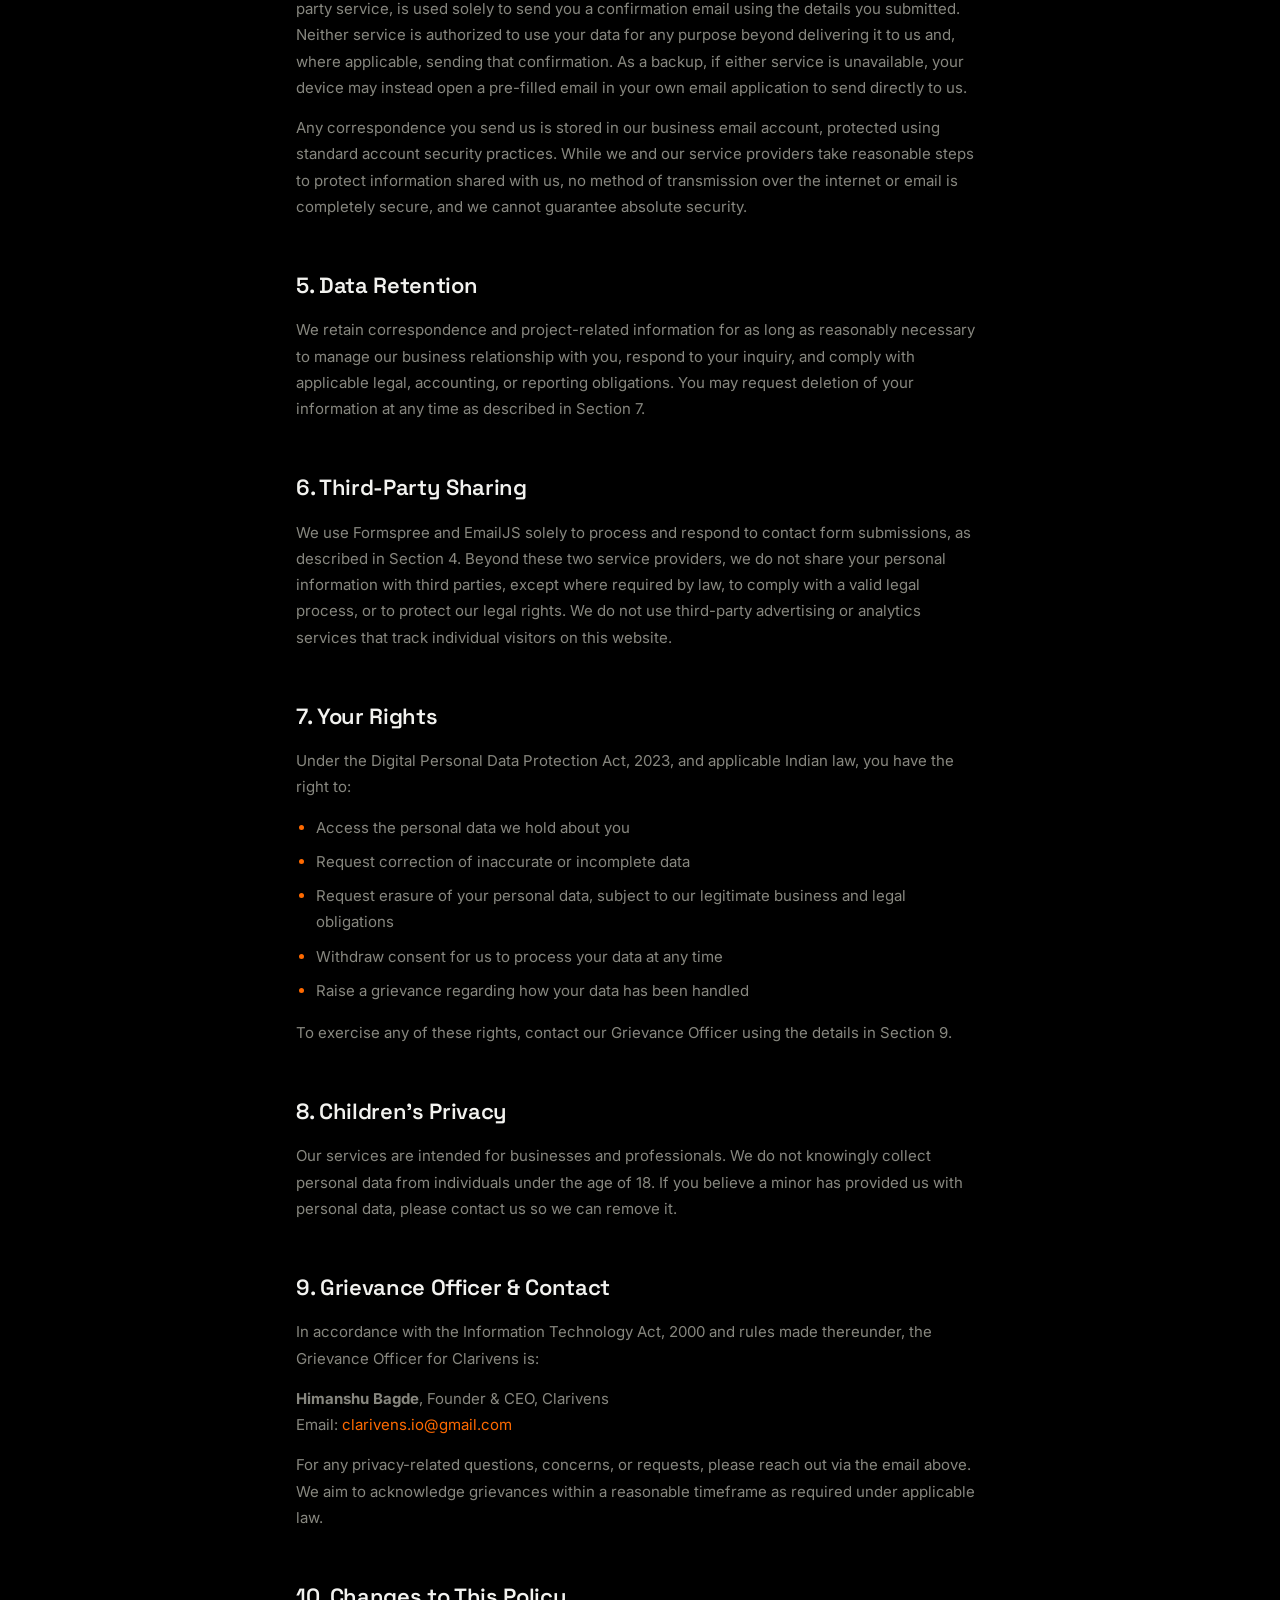
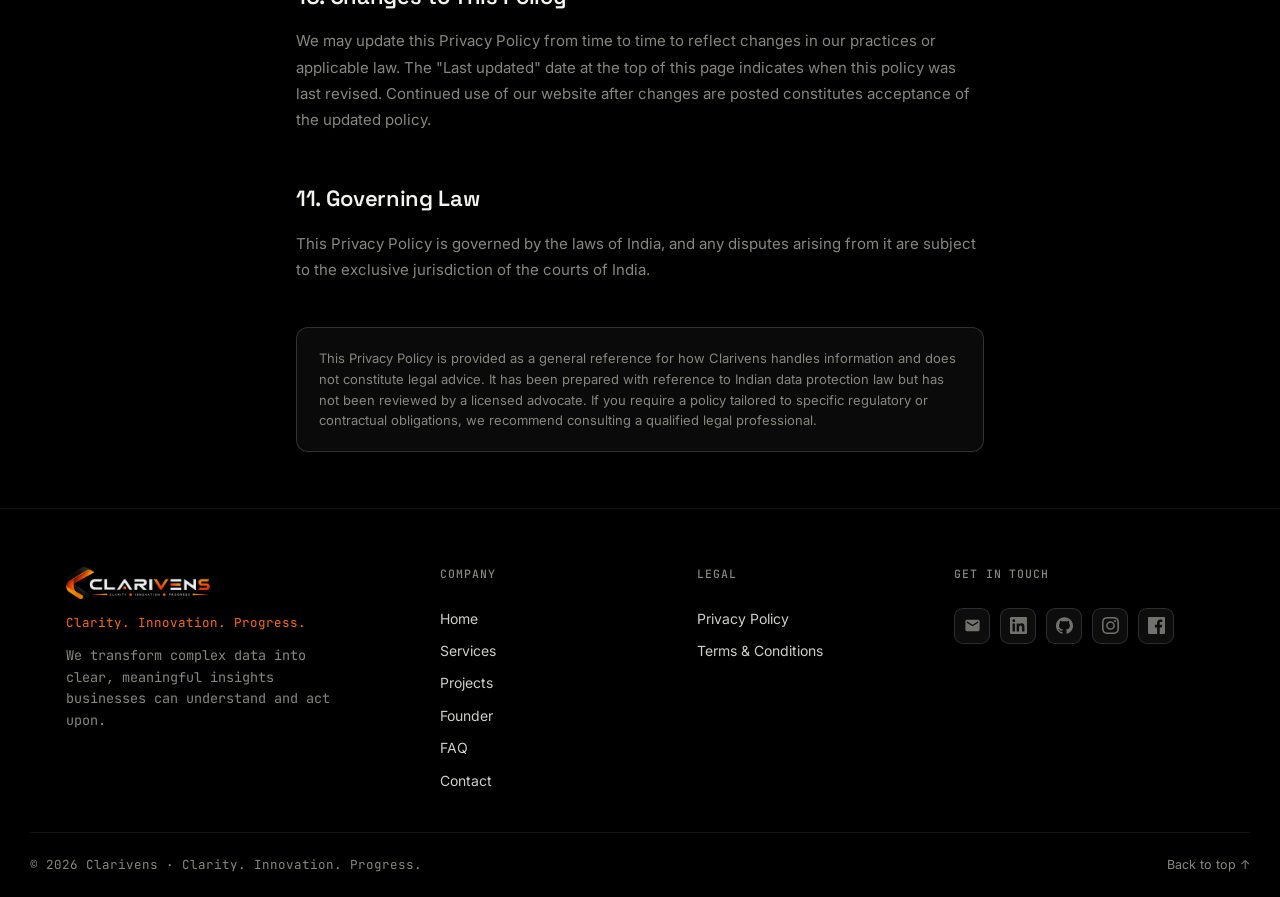
<file: privacy.html>
<!DOCTYPE html>
<html lang="en">
<head>
<meta charset="UTF-8">
<meta name="viewport" content="width=device-width, initial-scale=1.0">
<title>Privacy Policy | Clarivens</title>
<meta name="description" content="Clarivens Privacy Policy, compliant with Indian data protection law.">
<link rel="icon" type="image/png" href="logo-icon.png">
<link rel="preconnect" href="https://fonts.googleapis.com">
<link href="https://fonts.googleapis.com/css2?family=Space+Grotesk:wght@400;500;600;700&family=Inter:wght@400;500;600&family=JetBrains+Mono:wght@400;500;600&display=swap" rel="stylesheet">
<link rel="stylesheet" href="style.css">
</head>
<body>

<div class="glow-orb o1"></div>
<div class="glow-orb o2"></div>
<div class="glow-orb o3"></div>
<div id="cursorRing"></div>
<div id="cursorDot"></div>

<header>
  <nav class="wrap">
    <a href="index.html" class="logo"><img src="logo-icon.png" alt="Clarivens"></a>
    <div class="nav-links" id="navLinks">
      <a href="services.html">Services</a>
      <a href="projects.html">Projects</a>
      <a href="about.html">Founder</a>
      <a href="contact.html" class="btn btn-solid">Start a Project</a>
    </div>
    <button class="nav-toggle" id="navToggle" aria-label="Toggle menu">☰</button>
  </nav>
</header>

<div class="cookie-banner" id="cookieBanner" role="region" aria-label="Cookie consent">
  <div class="cookie-banner-inner">
    <p>We use minimal cookies to remember your preferences and understand site usage. No data is sold or shared with advertisers. See our <a href="privacy.html">Privacy Policy</a> for details.</p>
    <div class="cookie-banner-actions">
      <button class="btn btn-outline" id="cookieDecline" type="button">Decline</button>
      <button class="btn btn-solid" id="cookieAccept" type="button">Accept</button>
    </div>
  </div>
</div>

<main id="top">
  <!-- PRIVACY POLICY -->
  <section class="page-hero">
    <div class="wrap">
      <p class="eyebrow">Legal</p>
      <h1>Privacy Policy</h1>
    </div>
  </section>

  <section class="section-compact section-flush-top">
    <div class="wrap legal-content reveal">
      <span class="updated">Last updated: August 2026</span>

      <p>Clarivens ("Clarivens", "we", "us", or "our") respects your privacy and is committed to protecting the personal data you share with us. This Privacy Policy explains how we collect, use, store, and protect information when you visit our website or contact us through our inquiry form, and is drafted with reference to the Information Technology Act, 2000, the Information Technology (Reasonable Security Practices and Procedures and Sensitive Personal Data or Information) Rules, 2011, and the Digital Personal Data Protection Act, 2023 (DPDP Act) of India.</p>

      <h2>1. Information We Collect</h2>
      <p>We collect information you voluntarily provide when you use our contact form or email us directly, including:</p>
      <ul>
        <li>Your name</li>
        <li>Your phone number</li>
        <li>Your email address</li>
        <li>Your company name, if provided</li>
        <li>Any details you share about your project or purpose of contact</li>
      </ul>
      <p>We do not knowingly collect sensitive personal data such as financial information, health records, or government identity numbers through this website. Please do not include such information in your messages to us.</p>

      <h2>2. How We Use Your Information</h2>
      <p>Information submitted through our contact form is used solely to:</p>
      <ul>
        <li>Respond to your inquiry and discuss potential projects</li>
        <li>Understand your requirements so we can propose suitable services</li>
        <li>Maintain records of client communication for our own reference</li>
      </ul>
      <p>We do not sell, rent, or trade your personal information to third parties for marketing purposes.</p>

      <h2>3. Cookies</h2>
      <p>Our website uses minimal cookies and local browser storage to remember your cookie consent preference and, where applicable, to understand basic, aggregated website usage. These do not track you across other websites, and we do not use cookies for third-party advertising. You can decline non-essential cookies using the cookie banner shown on your first visit, and you can clear cookies at any time through your browser settings.</p>

      <h2>4. How Your Data is Stored and Secured</h2>
      <p>When you submit our contact form, the information you provide is sent securely to Formspree, a third-party form-processing service, which forwards it to our email inbox and retains a copy so we can track and respond to enquiries. If our automated reply is enabled, EmailJS, another third-party service, is used solely to send you a confirmation email using the details you submitted. Neither service is authorized to use your data for any purpose beyond delivering it to us and, where applicable, sending that confirmation. As a backup, if either service is unavailable, your device may instead open a pre-filled email in your own email application to send directly to us.</p>
      <p>Any correspondence you send us is stored in our business email account, protected using standard account security practices. While we and our service providers take reasonable steps to protect information shared with us, no method of transmission over the internet or email is completely secure, and we cannot guarantee absolute security.</p>

      <h2>5. Data Retention</h2>
      <p>We retain correspondence and project-related information for as long as reasonably necessary to manage our business relationship with you, respond to your inquiry, and comply with applicable legal, accounting, or reporting obligations. You may request deletion of your information at any time as described in Section 7.</p>

      <h2>6. Third-Party Sharing</h2>
      <p>We use Formspree and EmailJS solely to process and respond to contact form submissions, as described in Section 4. Beyond these two service providers, we do not share your personal information with third parties, except where required by law, to comply with a valid legal process, or to protect our legal rights. We do not use third-party advertising or analytics services that track individual visitors on this website.</p>

      <h2>7. Your Rights</h2>
      <p>Under the Digital Personal Data Protection Act, 2023, and applicable Indian law, you have the right to:</p>
      <ul>
        <li>Access the personal data we hold about you</li>
        <li>Request correction of inaccurate or incomplete data</li>
        <li>Request erasure of your personal data, subject to our legitimate business and legal obligations</li>
        <li>Withdraw consent for us to process your data at any time</li>
        <li>Raise a grievance regarding how your data has been handled</li>
      </ul>
      <p>To exercise any of these rights, contact our Grievance Officer using the details in Section 9.</p>

      <h2>8. Children's Privacy</h2>
      <p>Our services are intended for businesses and professionals. We do not knowingly collect personal data from individuals under the age of 18. If you believe a minor has provided us with personal data, please contact us so we can remove it.</p>

      <h2>9. Grievance Officer &amp; Contact</h2>
      <p>In accordance with the Information Technology Act, 2000 and rules made thereunder, the Grievance Officer for Clarivens is:</p>
      <p><strong>Himanshu Bagde</strong>, Founder &amp; CEO, Clarivens<br>Email: <a href="https://mail.google.com/mail/?view=cm&fs=1&to=clarivens.io@gmail.com" target="_blank" rel="noopener noreferrer">clarivens.io@gmail.com</a></p>
      <p>For any privacy-related questions, concerns, or requests, please reach out via the email above. We aim to acknowledge grievances within a reasonable timeframe as required under applicable law.</p>

      <h2>10. Changes to This Policy</h2>
      <p>We may update this Privacy Policy from time to time to reflect changes in our practices or applicable law. The "Last updated" date at the top of this page indicates when this policy was last revised. Continued use of our website after changes are posted constitutes acceptance of the updated policy.</p>

      <h2>11. Governing Law</h2>
      <p>This Privacy Policy is governed by the laws of India, and any disputes arising from it are subject to the exclusive jurisdiction of the courts of India.</p>

      <div class="legal-note">
        This Privacy Policy is provided as a general reference for how Clarivens handles information and does not constitute legal advice. It has been prepared with reference to Indian data protection law but has not been reviewed by a licensed advocate. If you require a policy tailored to specific regulatory or contractual obligations, we recommend consulting a qualified legal professional.
      </div>
    </div>
  </section>

</main>

<footer>
  <div class="wrap footer-grid">
    <div class="footer-brand">
      <img src="logo-full.png" alt="Clarivens: Clarity. Innovation. Progress." class="footer-logo">
      <p class="footer-tagline">Clarity. Innovation. Progress.</p>
      <p class="footer-blurb">We transform complex data into clear, meaningful insights businesses can understand and act upon.</p>
    </div>
    <div class="footer-col">
      <h4>Company</h4>
      <a href="index.html">Home</a>
      <a href="services.html">Services</a>
      <a href="projects.html">Projects</a>
      <a href="about.html">Founder</a>
      <a href="faq.html">FAQ</a>
      <a href="contact.html">Contact</a>
    </div>
    <div class="footer-col">
      <h4>Legal</h4>
      <a href="privacy.html">Privacy Policy</a>
      <a href="terms.html">Terms &amp; Conditions</a>
    </div>
    <div class="footer-col">
      <h4>Get in touch</h4>
      <div class="footer-social-row">
        <a href="https://mail.google.com/mail/?view=cm&fs=1&to=clarivens.io@gmail.com" target="_blank" rel="noopener noreferrer" aria-label="Email">
          <svg viewBox="0 0 24 24" fill="currentColor" width="17" height="17" aria-hidden="true"><path d="M20 4H4c-1.1 0-1.99.9-1.99 2L2 18c0 1.1.9 2 2 2h16c1.1 0 2-.9 2-2V6c0-1.1-.9-2-2-2zm0 4-8 5-8-5V6l8 5 8-5v2z"/></svg>
        </a>
        <a href="https://www.linkedin.com/in/himanshu-bagde11/" target="_blank" rel="noopener noreferrer" aria-label="LinkedIn">
          <svg viewBox="0 0 24 24" fill="currentColor" width="17" height="17" aria-hidden="true"><path d="M20.447 20.452h-3.554v-5.569c0-1.328-.027-3.037-1.852-3.037-1.853 0-2.136 1.445-2.136 2.939v5.667H9.351V9h3.414v1.561h.046c.477-.9 1.637-1.85 3.37-1.85 3.601 0 4.267 2.37 4.267 5.455v6.286zM5.337 7.433c-1.144 0-2.063-.926-2.063-2.065 0-1.138.92-2.063 2.063-2.063 1.14 0 2.064.925 2.064 2.063 0 1.139-.925 2.065-2.064 2.065zm1.782 13.019H3.555V9h3.564v11.452zM22.225 0H1.771C.792 0 0 .774 0 1.729v20.542C0 23.227.792 24 1.771 24h20.451C23.2 24 24 23.227 24 22.271V1.729C24 .774 23.2 0 22.222 0h.003z"/></svg>
        </a>
        <a href="https://github.com/Himanshubagde11" target="_blank" rel="noopener noreferrer" aria-label="GitHub">
          <svg viewBox="0 0 24 24" fill="currentColor" width="17" height="17" aria-hidden="true"><path d="M12 .297c-6.63 0-12 5.373-12 12 0 5.303 3.438 9.8 8.205 11.385.6.113.82-.258.82-.577 0-.285-.01-1.04-.015-2.04-3.338.724-4.042-1.61-4.042-1.61C4.422 18.07 3.633 17.7 3.633 17.7c-1.087-.744.084-.729.084-.729 1.205.084 1.838 1.236 1.838 1.236 1.07 1.835 2.809 1.305 3.495.998.108-.776.417-1.305.76-1.605-2.665-.3-5.466-1.332-5.466-5.93 0-1.31.465-2.38 1.235-3.22-.135-.303-.54-1.523.105-3.176 0 0 1.005-.322 3.3 1.23.96-.267 1.98-.399 3-.405 1.02.006 2.04.138 3 .405 2.28-1.552 3.285-1.23 3.285-1.23.645 1.653.24 2.873.12 3.176.765.84 1.23 1.91 1.23 3.22 0 4.61-2.805 5.625-5.475 5.92.42.36.81 1.096.81 2.22 0 1.606-.015 2.896-.015 3.286 0 .315.21.69.825.57C20.565 22.092 24 17.592 24 12.297c0-6.627-5.373-12-12-12"/></svg>
        </a>
        <a href="https://www.instagram.com/clarivens/" target="_blank" rel="noopener noreferrer" aria-label="Instagram">
          <svg viewBox="0 0 24 24" fill="currentColor" width="17" height="17" aria-hidden="true"><path d="M12 2.163c3.204 0 3.584.012 4.85.07 3.252.148 4.771 1.691 4.919 4.919.058 1.265.069 1.645.069 4.849 0 3.205-.012 3.584-.069 4.849-.149 3.225-1.664 4.771-4.919 4.919-1.266.058-1.644.07-4.85.07-3.204 0-3.584-.012-4.849-.07-3.26-.149-4.771-1.699-4.919-4.92-.058-1.265-.07-1.644-.07-4.849 0-3.204.013-3.583.07-4.849.149-3.227 1.664-4.771 4.919-4.919 1.266-.057 1.645-.069 4.849-.069zM12 0C8.741 0 8.333.014 7.053.072c-4.358.2-6.78 2.618-6.98 6.98C.014 8.332 0 8.74 0 12c0 3.259.014 3.668.072 4.948.2 4.358 2.618 6.78 6.98 6.98C8.333 23.986 8.741 24 12 24c3.259 0 3.668-.014 4.948-.072 4.354-.2 6.782-2.618 6.979-6.98.059-1.28.073-1.689.073-4.948 0-3.259-.014-3.667-.072-4.947-.196-4.354-2.617-6.78-6.979-6.98C15.668.014 15.259 0 12 0zm0 5.838a6.162 6.162 0 1 0 0 12.324 6.162 6.162 0 0 0 0-12.324zM12 16a4 4 0 1 1 0-8 4 4 0 0 1 0 8zm6.406-11.845a1.44 1.44 0 1 0 0 2.881 1.44 1.44 0 0 0 0-2.881z"/></svg>
        </a>
        <a href="https://www.facebook.com/profile.php?id=61593940557370" target="_blank" rel="noopener noreferrer" aria-label="Facebook">
          <svg viewBox="0 0 24 24" fill="currentColor" width="17" height="17" aria-hidden="true"><path d="M22.675 0h-21.35c-.732 0-1.325.593-1.325 1.325v21.351c0 .731.593 1.324 1.325 1.324h11.495v-9.294h-3.128v-3.622h3.128v-2.671c0-3.1 1.893-4.788 4.659-4.788 1.325 0 2.464.099 2.795.143v3.24l-1.918.001c-1.504 0-1.795.715-1.795 1.763v2.313h3.587l-.467 3.622h-3.12v9.293h6.116c.73 0 1.323-.593 1.323-1.324v-21.35c0-.732-.593-1.325-1.325-1.325z"/></svg>
        </a>
      </div>
    </div>
  </div>
  <div class="wrap footer-bottom">
    <p>&copy; 2026 Clarivens &middot; Clarity. Innovation. Progress.</p>
    <a href="index.html#top">Back to top ↑</a>
  </div>
</footer>

<script src="main.js"></script>
</body>
</html>
</file>
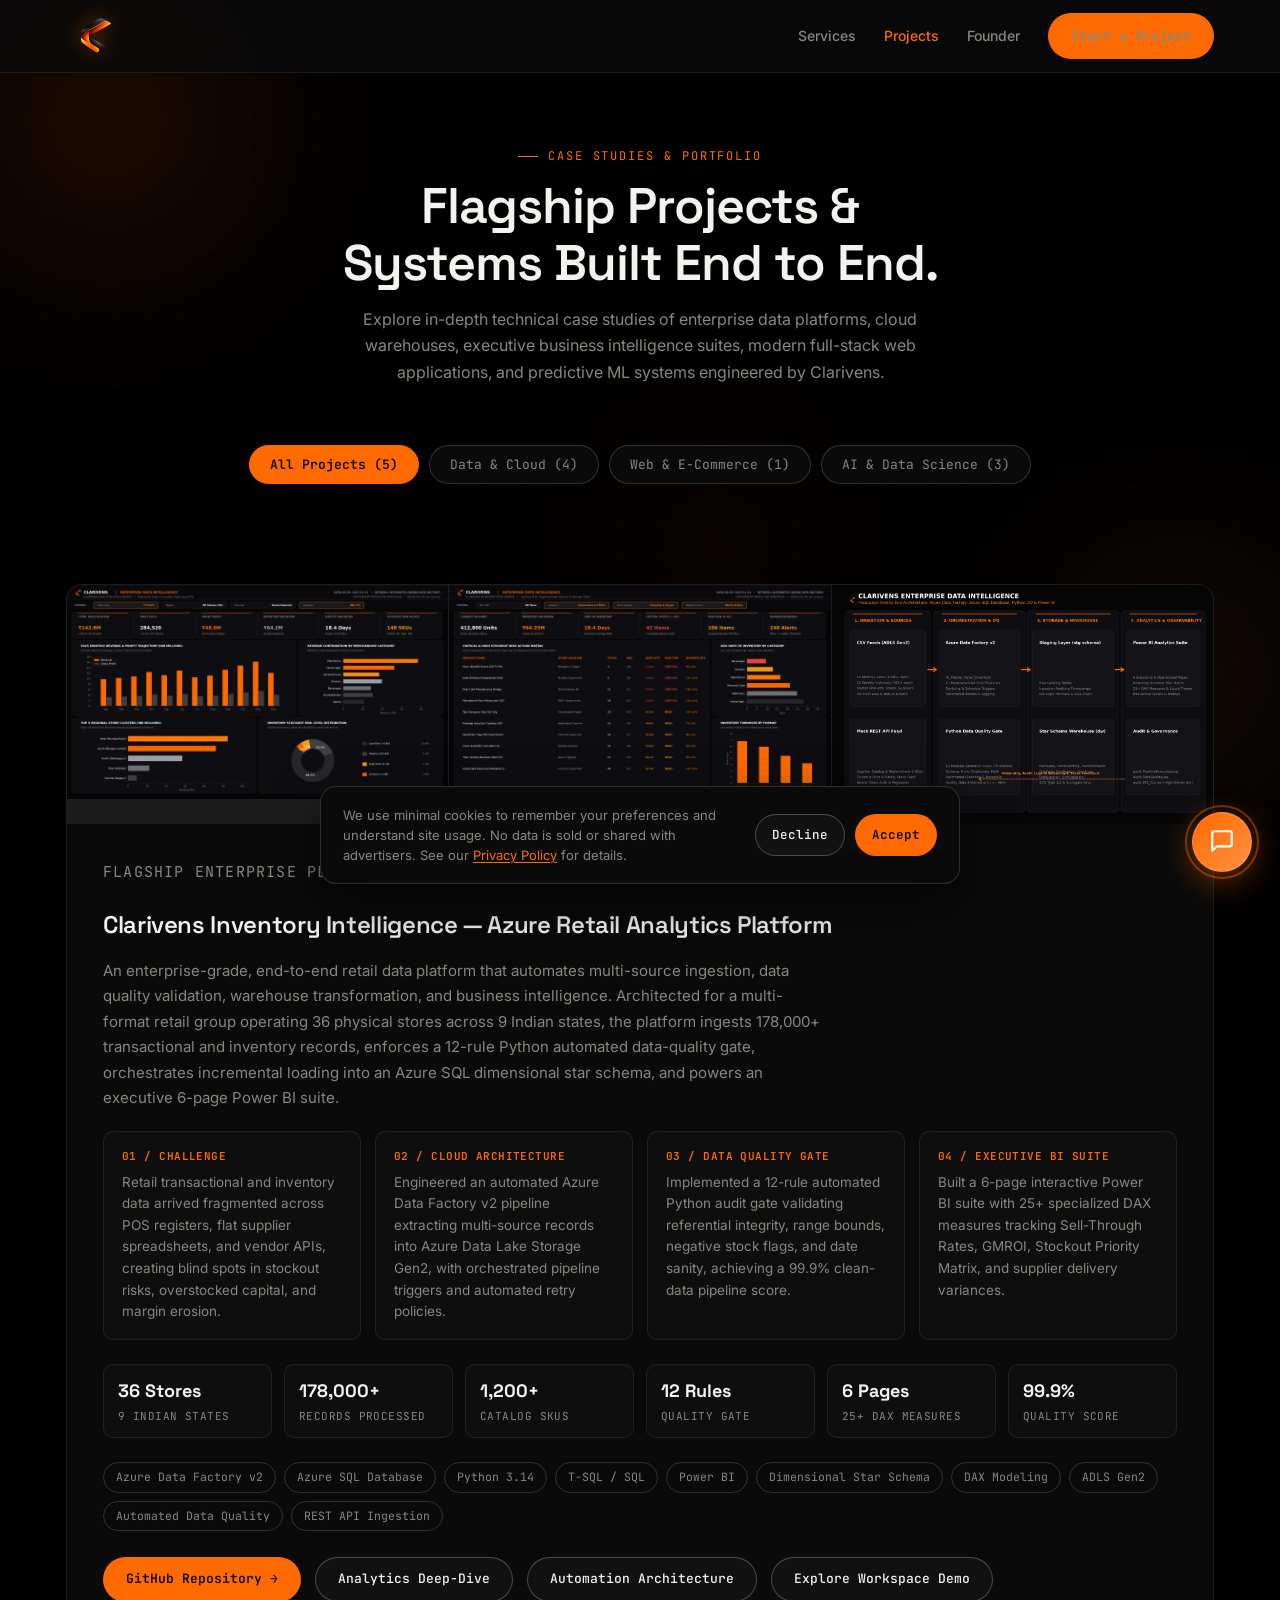
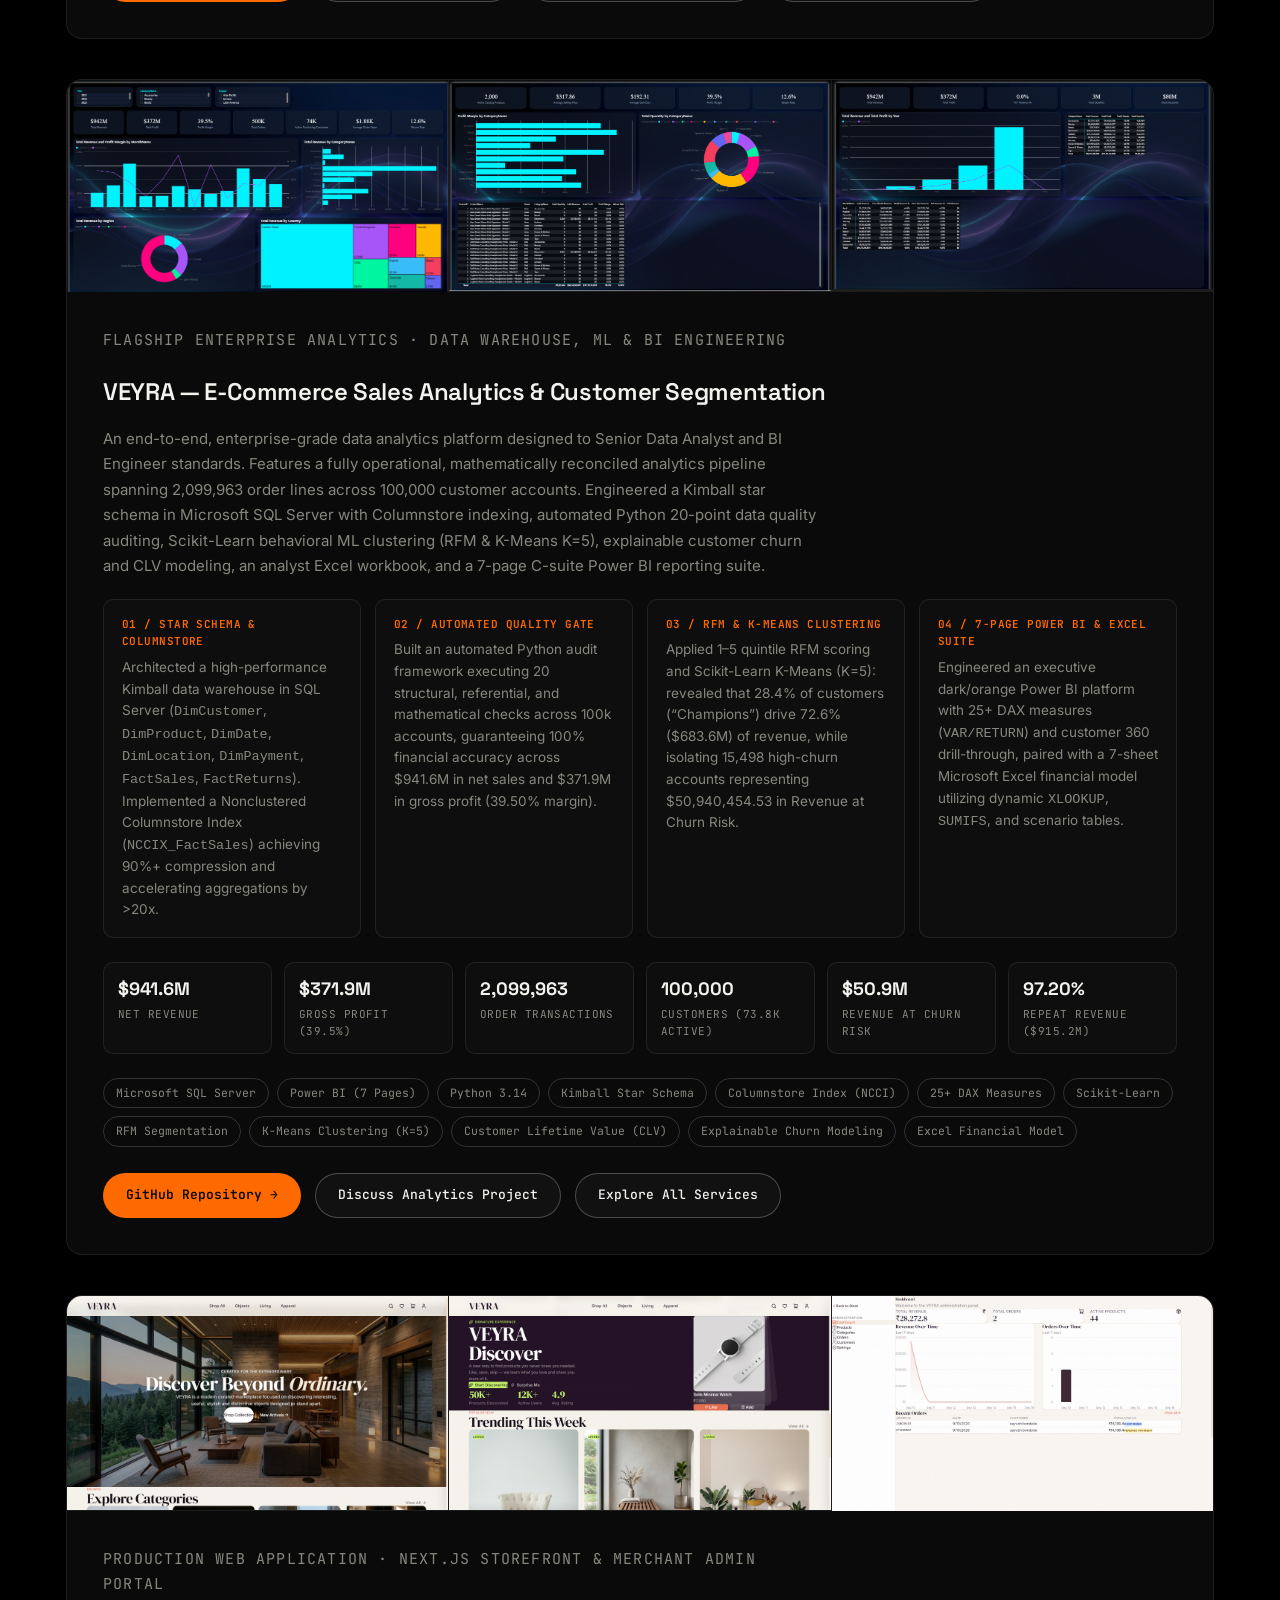
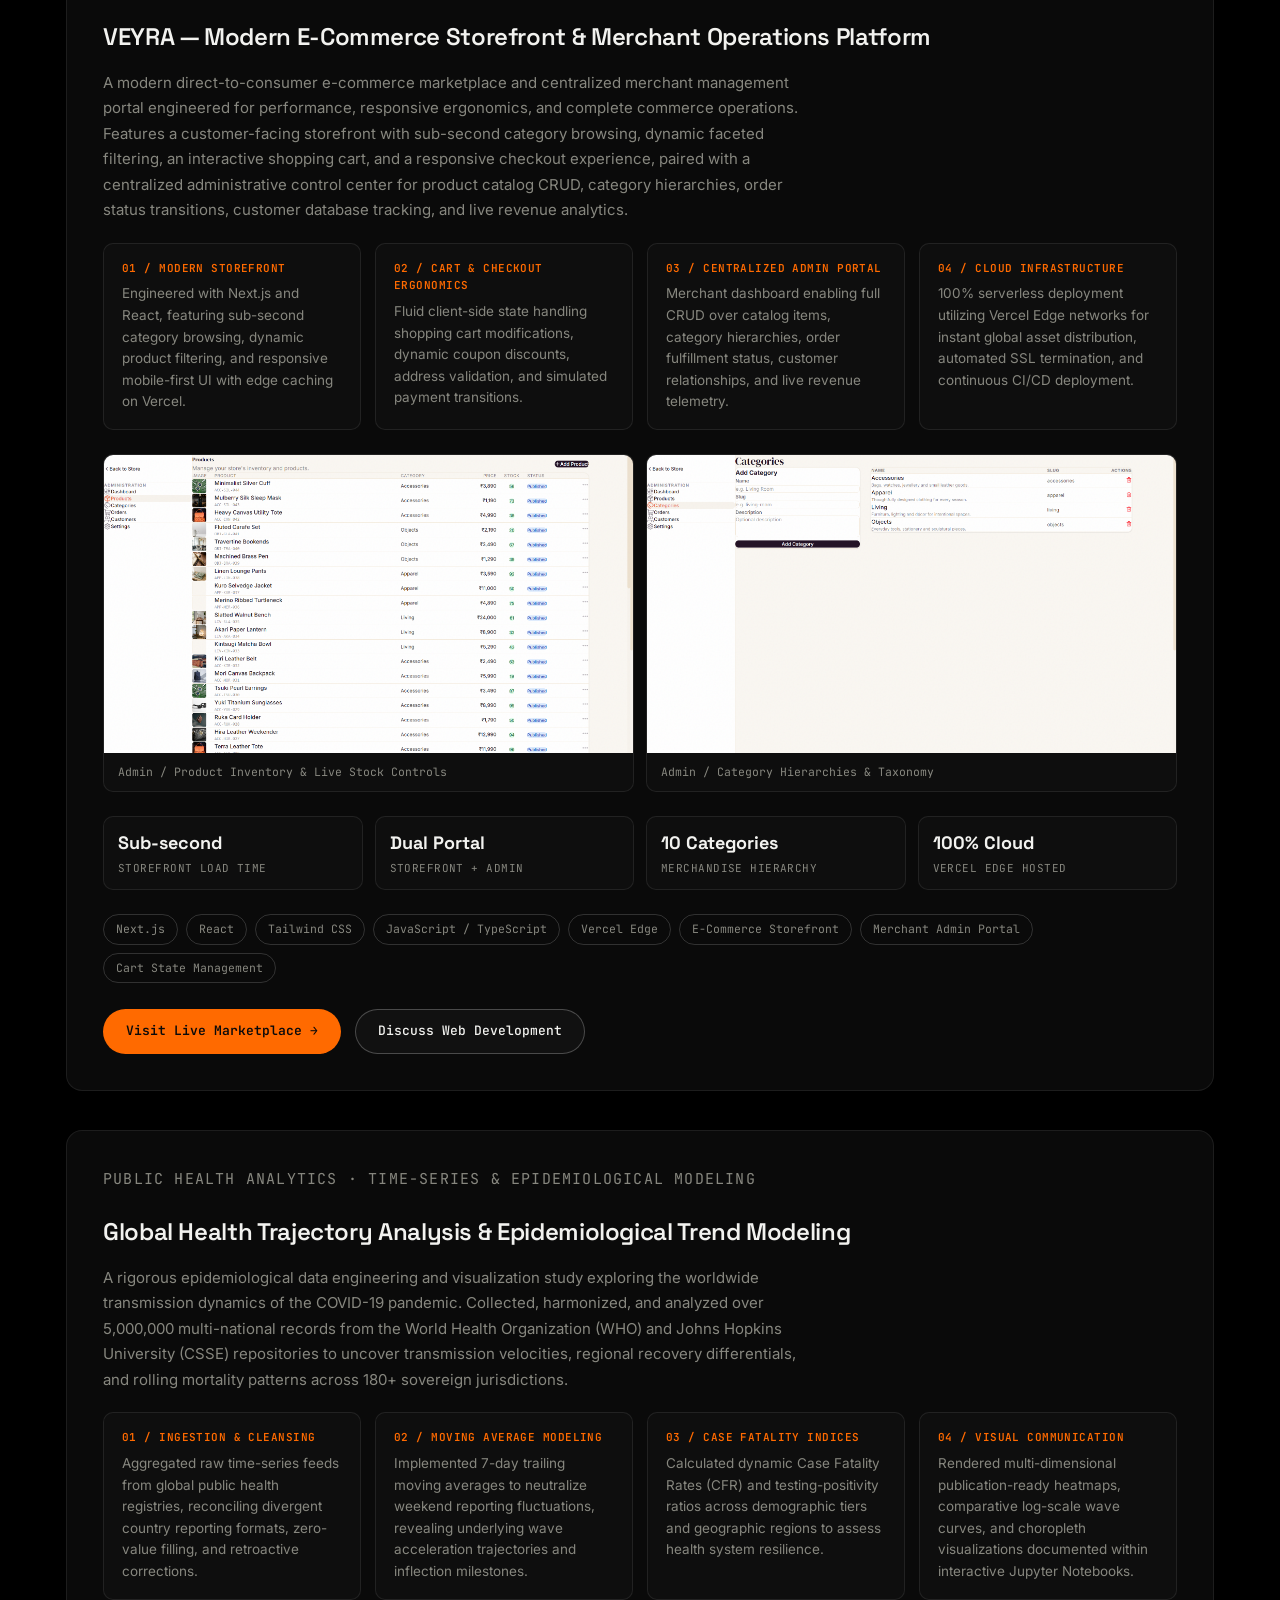
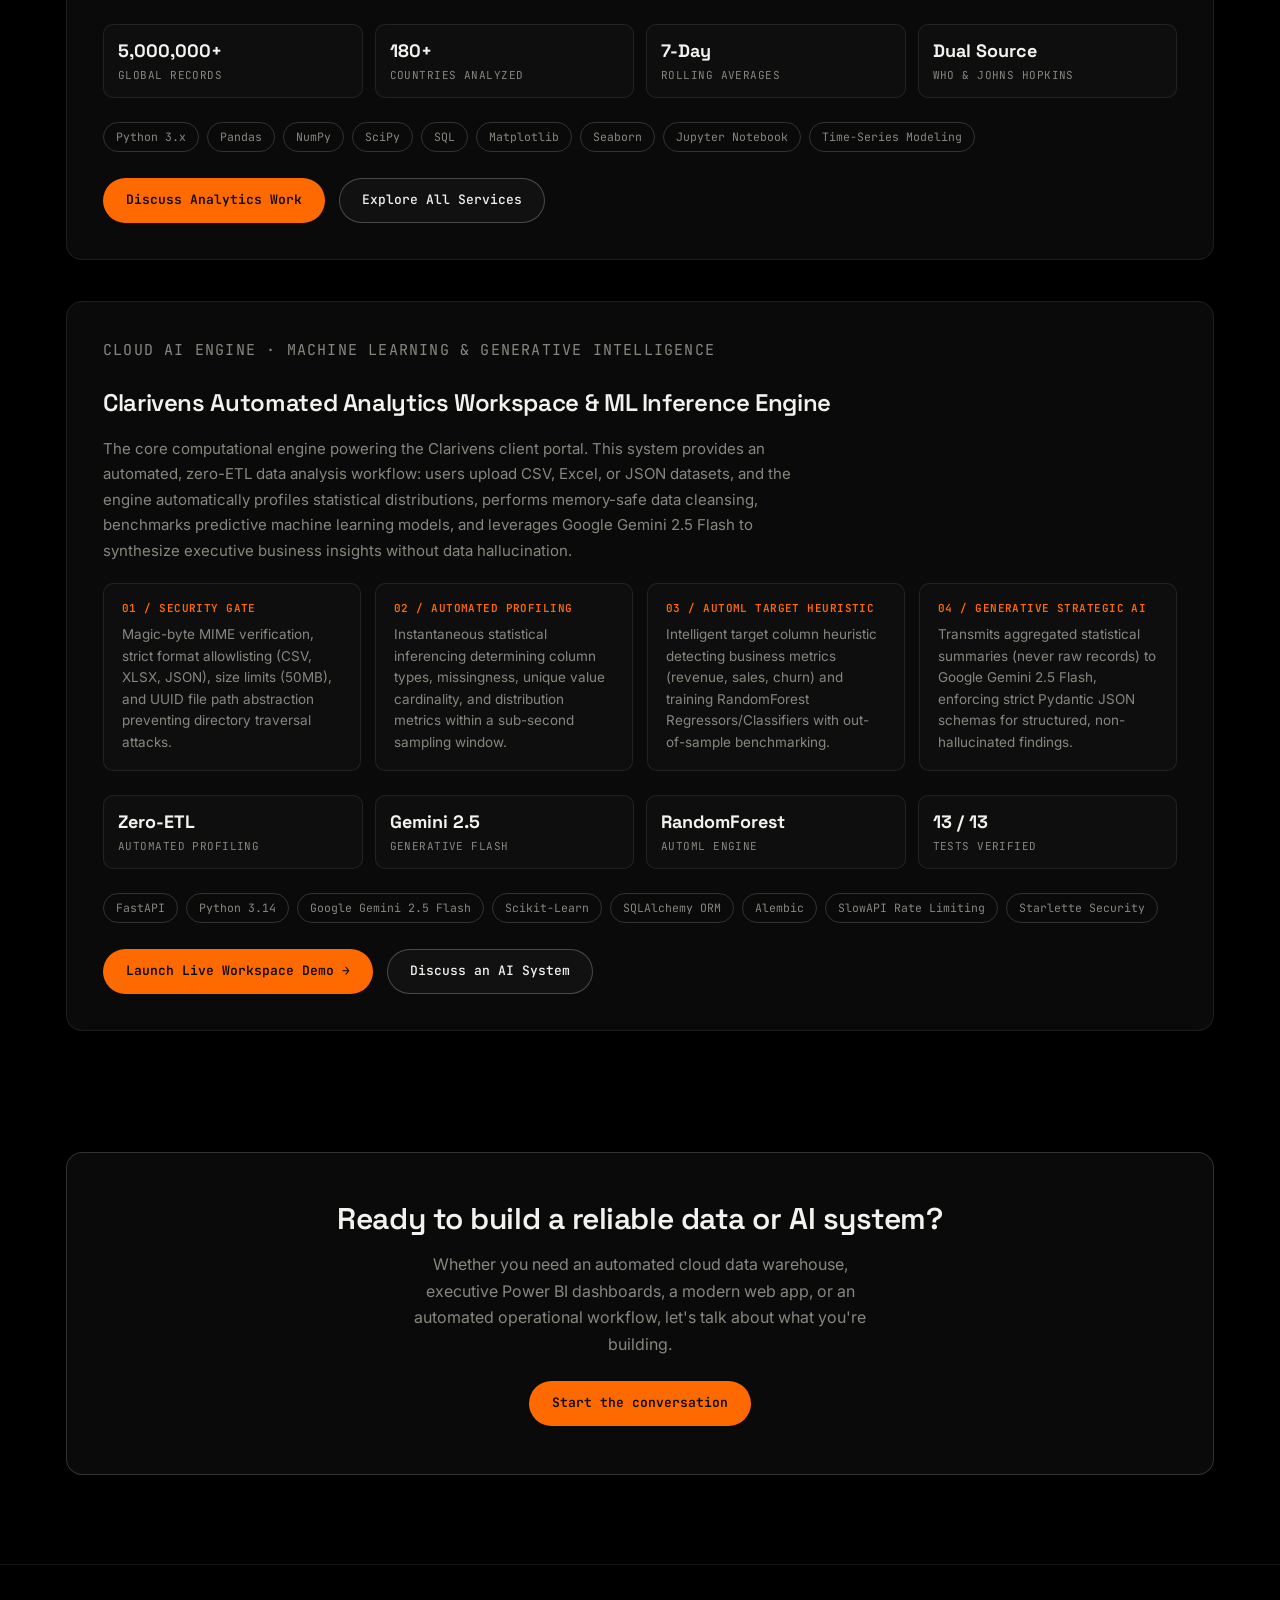
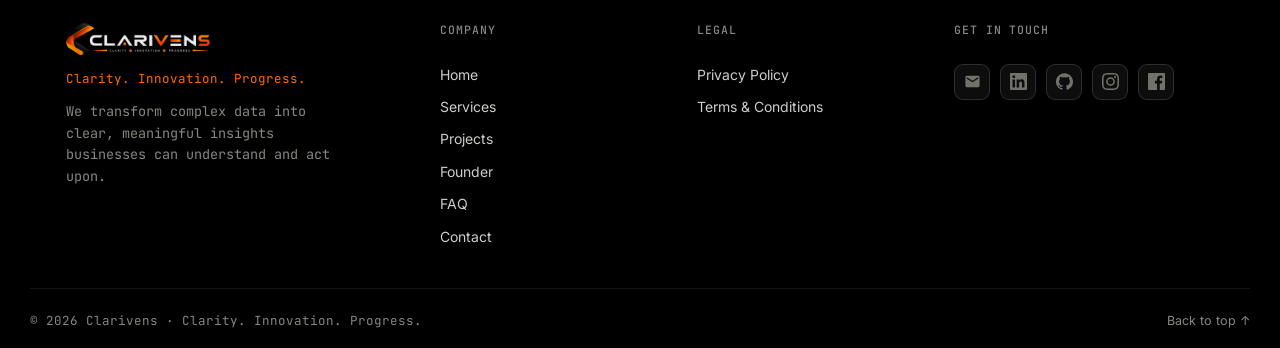
<file: projects.html>
<!DOCTYPE html>
<html lang="en">
<head>
<meta charset="UTF-8">
<meta name="viewport" content="width=device-width, initial-scale=1.0">
<title>Projects & Production Architectures | Clarivens</title>
<meta name="description" content="Explore end-to-end data pipelines, cloud warehouses, executive BI platforms, full-stack web applications, and machine learning systems built by Clarivens.">
<link rel="icon" type="image/png" href="logo-icon.png">
<link rel="preconnect" href="https://fonts.googleapis.com">
<link href="https://fonts.googleapis.com/css2?family=Space+Grotesk:wght@400;500;600;700&family=Inter:wght@400;500;600&family=JetBrains+Mono:wght@400;500;600&display=swap" rel="stylesheet">
<link rel="stylesheet" href="style.css">
</head>
<body>

<div class="glow-orb o1"></div>
<div class="glow-orb o2"></div>
<div class="glow-orb o3"></div>
<div id="cursorRing"></div>
<div id="cursorDot"></div>

<header>
  <nav class="wrap">
    <a href="index.html" class="logo"><img src="logo-icon.png" alt="Clarivens"></a>
    <div class="nav-links" id="navLinks">
      <a href="services.html">Services</a>
      <a href="projects.html" style="color:var(--orange);">Projects</a>
      <a href="about.html">Founder</a>
      <a href="contact.html" class="btn btn-solid">Start a Project</a>
    </div>
    <button class="nav-toggle" id="navToggle" aria-label="Toggle menu">☰</button>
  </nav>
</header>

<div class="cookie-banner" id="cookieBanner" role="region" aria-label="Cookie consent">
  <div class="cookie-banner-inner">
    <p>We use minimal cookies to remember your preferences and understand site usage. No data is sold or shared with advertisers. See our <a href="privacy.html">Privacy Policy</a> for details.</p>
    <div class="cookie-banner-actions">
      <button class="btn btn-outline" id="cookieDecline" type="button">Decline</button>
      <button class="btn btn-solid" id="cookieAccept" type="button">Accept</button>
    </div>
  </div>
</div>

<main id="top">
  <!-- PAGE HERO -->
  <section class="page-hero">
    <div class="wrap">
      <p class="eyebrow">Case Studies &amp; Portfolio</p>
      <h1>Flagship Projects &amp; Systems Built End to End.</h1>
      <p class="lead">Explore in-depth technical case studies of enterprise data platforms, cloud warehouses, executive business intelligence suites, modern full-stack web applications, and predictive ML systems engineered by Clarivens.</p>
    </div>
  </section>

  <!-- FILTER CONTROLS -->
  <section class="section-compact section-flush-top">
    <div class="wrap">
      <div class="project-filter-nav reveal">
        <button class="project-filter-btn active" type="button" data-filter="all">All Projects (5)</button>
        <button class="project-filter-btn" type="button" data-filter="data-cloud">Data &amp; Cloud (4)</button>
        <button class="project-filter-btn" type="button" data-filter="web-ecommerce">Web &amp; E-Commerce (1)</button>
        <button class="project-filter-btn" type="button" data-filter="ml-ai">AI &amp; Data Science (3)</button>
      </div>
    </div>
  </section>

  <!-- PROJECTS LISTING -->
  <section class="section-flush-top">
    <div class="wrap" id="projectsContainer">

      <!-- ============================================================
           PROJECT 1: Clarivens Inventory Intelligence (Azure Platform)
           ============================================================ -->
      <article class="featured-project tilt reveal project-item-card" data-category="data-cloud ml-ai">
        <div class="featured-project-images grid-3">
          <img src="assets/inventory-intelligence/01_executive_overview.png" alt="Clarivens Inventory Intelligence — Executive Overview Dashboard">
          <img src="assets/inventory-intelligence/02_inventory_intelligence.png" alt="Clarivens Inventory Intelligence — Stockout Risk &amp; Inventory Optimization">
          <img src="assets/inventory-intelligence/architecture-diagram.png" alt="Clarivens Inventory Intelligence — Azure Cloud Architecture Diagram">
        </div>
        <div class="featured-project-body">
          <p class="featured-project-label">Flagship Enterprise Platform · Cloud Data &amp; Automation</p>
          <h3>Clarivens Inventory Intelligence — Azure Retail Analytics Platform</h3>
          <p>An enterprise-grade, end-to-end retail data platform that automates multi-source ingestion, data quality validation, warehouse transformation, and business intelligence. Architected for a multi-format retail group operating 36 physical stores across 9 Indian states, the platform ingests 178,000+ transactional and inventory records, enforces a 12-rule Python automated data-quality gate, orchestrates incremental loading into an Azure SQL dimensional star schema, and powers an executive 6-page Power BI suite.</p>

          <!-- 4-Box Deep-Dive Grid -->
          <div class="project-story-grid">
            <div class="project-story-box">
              <div class="box-lbl">01 / Challenge</div>
              <p>Retail transactional and inventory data arrived fragmented across POS registers, flat supplier spreadsheets, and vendor APIs, creating blind spots in stockout risks, overstocked capital, and margin erosion.</p>
            </div>
            <div class="project-story-box">
              <div class="box-lbl">02 / Cloud Architecture</div>
              <p>Engineered an automated Azure Data Factory v2 pipeline extracting multi-source records into Azure Data Lake Storage Gen2, with orchestrated pipeline triggers and automated retry policies.</p>
            </div>
            <div class="project-story-box">
              <div class="box-lbl">03 / Data Quality Gate</div>
              <p>Implemented a 12-rule automated Python audit gate validating referential integrity, range bounds, negative stock flags, and date sanity, achieving a 99.9% clean-data pipeline score.</p>
            </div>
            <div class="project-story-box">
              <div class="box-lbl">04 / Executive BI Suite</div>
              <p>Built a 6-page interactive Power BI suite with 25+ specialized DAX measures tracking Sell-Through Rates, GMROI, Stockout Priority Matrix, and supplier delivery variances.</p>
            </div>
          </div>

          <!-- Key Metrics -->
          <div class="featured-project-metrics">
            <div class="featured-metric-item">
              <div class="val">36 Stores</div>
              <div class="lbl">9 Indian States</div>
            </div>
            <div class="featured-metric-item">
              <div class="val">178,000+</div>
              <div class="lbl">Records Processed</div>
            </div>
            <div class="featured-metric-item">
              <div class="val">1,200+</div>
              <div class="lbl">Catalog SKUs</div>
            </div>
            <div class="featured-metric-item">
              <div class="val">12 Rules</div>
              <div class="lbl">Quality Gate</div>
            </div>
            <div class="featured-metric-item">
              <div class="val">6 Pages</div>
              <div class="lbl">25+ DAX Measures</div>
            </div>
            <div class="featured-metric-item">
              <div class="val">99.9%</div>
              <div class="lbl">Quality Score</div>
            </div>
          </div>

          <!-- Tags -->
          <div class="featured-project-tags">
            <span>Azure Data Factory v2</span>
            <span>Azure SQL Database</span>
            <span>Python 3.14</span>
            <span>T-SQL / SQL</span>
            <span>Power BI</span>
            <span>Dimensional Star Schema</span>
            <span>DAX Modeling</span>
            <span>ADLS Gen2</span>
            <span>Automated Data Quality</span>
            <span>REST API Ingestion</span>
          </div>

          <!-- Action Buttons -->
          <div class="featured-project-actions">
            <a href="https://github.com/Himanshubagde11/Azure-End-to-End-Data-Pipeline-for-Retail-Inventory.git" target="_blank" rel="noopener noreferrer" class="btn btn-solid">GitHub Repository →</a>
            <a href="data-analytics.html#featured-project" class="btn btn-outline">Analytics Deep-Dive</a>
            <a href="ai-automation.html#featured-project" class="btn btn-outline">Automation Architecture</a>
            <a href="workspace.html" class="btn btn-outline">Explore Workspace Demo</a>
          </div>
        </div>
      </article>

      <!-- ============================================================
           PROJECT 2: VEYRA E-Commerce Sales Analytics & Customer Segmentation
           ============================================================ -->
      <article class="featured-project tilt reveal project-item-card" data-category="data-cloud ml-ai">
        <div class="featured-project-images grid-3">
          <img src="veyra-bi-overview.png" alt="VEYRA — Executive Sales Analytics &amp; Revenue Overview Dashboard">
          <img src="veyra-bi-products.png" alt="VEYRA — Product Performance, Categories &amp; Return Rate Diagnostics">
          <img src="veyra-bi-financials.png" alt="VEYRA — Financial Health, Regional Analytics &amp; Gross Margin Analysis">
        </div>
        <div class="featured-project-body">
          <p class="featured-project-label">Flagship Enterprise Analytics · Data Warehouse, ML &amp; BI Engineering</p>
          <h3>VEYRA — E-Commerce Sales Analytics &amp; Customer Segmentation</h3>
          <p>An end-to-end, enterprise-grade data analytics platform designed to Senior Data Analyst and BI Engineer standards. Features a fully operational, mathematically reconciled analytics pipeline spanning 2,099,963 order lines across 100,000 customer accounts. Engineered a Kimball star schema in Microsoft SQL Server with Columnstore indexing, automated Python 20-point data quality auditing, Scikit-Learn behavioral ML clustering (RFM &amp; K-Means K=5), explainable customer churn and CLV modeling, an analyst Excel workbook, and a 7-page C-suite Power BI reporting suite.</p>

          <!-- 4-Box Deep-Dive Grid -->
          <div class="project-story-grid">
            <div class="project-story-box">
              <div class="box-lbl">01 / Star Schema &amp; Columnstore</div>
              <p>Architected a high-performance Kimball data warehouse in SQL Server (<code>DimCustomer</code>, <code>DimProduct</code>, <code>DimDate</code>, <code>DimLocation</code>, <code>DimPayment</code>, <code>FactSales</code>, <code>FactReturns</code>). Implemented a Nonclustered Columnstore Index (<code>NCCIX_FactSales</code>) achieving 90%+ compression and accelerating aggregations by &gt;20x.</p>
            </div>
            <div class="project-story-box">
              <div class="box-lbl">02 / Automated Quality Gate</div>
              <p>Built an automated Python audit framework executing 20 structural, referential, and mathematical checks across 100k accounts, guaranteeing 100% financial accuracy across $941.6M in net sales and $371.9M in gross profit (39.50% margin).</p>
            </div>
            <div class="project-story-box">
              <div class="box-lbl">03 / RFM &amp; K-Means Clustering</div>
              <p>Applied 1–5 quintile RFM scoring and Scikit-Learn K-Means (K=5): revealed that 28.4% of customers (&ldquo;Champions&rdquo;) drive 72.6% ($683.6M) of revenue, while isolating 15,498 high-churn accounts representing $50,940,454.53 in Revenue at Churn Risk.</p>
            </div>
            <div class="project-story-box">
              <div class="box-lbl">04 / 7-Page Power BI &amp; Excel Suite</div>
              <p>Engineered an executive dark/orange Power BI platform with 25+ DAX measures (<code>VAR/RETURN</code>) and customer 360 drill-through, paired with a 7-sheet Microsoft Excel financial model utilizing dynamic <code>XLOOKUP</code>, <code>SUMIFS</code>, and scenario tables.</p>
            </div>
          </div>

          <!-- Key Metrics -->
          <div class="featured-project-metrics">
            <div class="featured-metric-item">
              <div class="val">$941.6M</div>
              <div class="lbl">Net Revenue</div>
            </div>
            <div class="featured-metric-item">
              <div class="val">$371.9M</div>
              <div class="lbl">Gross Profit (39.5%)</div>
            </div>
            <div class="featured-metric-item">
              <div class="val">2,099,963</div>
              <div class="lbl">Order Transactions</div>
            </div>
            <div class="featured-metric-item">
              <div class="val">100,000</div>
              <div class="lbl">Customers (73.8k Active)</div>
            </div>
            <div class="featured-metric-item">
              <div class="val">$50.9M</div>
              <div class="lbl">Revenue at Churn Risk</div>
            </div>
            <div class="featured-metric-item">
              <div class="val">97.20%</div>
              <div class="lbl">Repeat Revenue ($915.2M)</div>
            </div>
          </div>

          <!-- Tags -->
          <div class="featured-project-tags">
            <span>Microsoft SQL Server</span>
            <span>Power BI (7 Pages)</span>
            <span>Python 3.14</span>
            <span>Kimball Star Schema</span>
            <span>Columnstore Index (NCCI)</span>
            <span>25+ DAX Measures</span>
            <span>Scikit-Learn</span>
            <span>RFM Segmentation</span>
            <span>K-Means Clustering (K=5)</span>
            <span>Customer Lifetime Value (CLV)</span>
            <span>Explainable Churn Modeling</span>
            <span>Excel Financial Model</span>
          </div>

          <!-- Action Buttons -->
          <div class="featured-project-actions">
            <a href="https://github.com/Himanshubagde11/Ecommerce-Sales-Analytics.git" target="_blank" rel="noopener noreferrer" class="btn btn-solid">GitHub Repository →</a>
            <a href="contact.html?service=Data%20Analytics#contact" class="btn btn-outline">Discuss Analytics Project</a>
            <a href="services.html" class="btn btn-outline">Explore All Services</a>
          </div>
        </div>
      </article>

      <!-- ============================================================
           PROJECT 3: VEYRA E-Commerce Web Storefront & Merchant Operations Platform
           ============================================================ -->
      <article class="featured-project tilt reveal project-item-card" data-category="web-ecommerce">
        <div class="featured-project-images grid-3">
          <img src="assets/veyra/01_storefront_hero.png" alt="VEYRA — Curated E-Commerce Consumer Storefront on Vercel">
          <img src="assets/veyra/02_storefront_discover.png" alt="VEYRA — Interactive Discovery Experience &amp; Personalized Recommendations">
          <img src="assets/veyra/03_admin_dashboard.png" alt="VEYRA — Centralized Merchant Admin Revenue &amp; Order Dashboard">
        </div>
        <div class="featured-project-body">
          <p class="featured-project-label">Production Web Application · Next.js Storefront &amp; Merchant Admin Portal</p>
          <h3>VEYRA — Modern E-Commerce Storefront &amp; Merchant Operations Platform</h3>
          <p>A modern direct-to-consumer e-commerce marketplace and centralized merchant management portal engineered for performance, responsive ergonomics, and complete commerce operations. Features a customer-facing storefront with sub-second category browsing, dynamic faceted filtering, an interactive shopping cart, and a responsive checkout experience, paired with a centralized administrative control center for product catalog CRUD, category hierarchies, order status transitions, customer database tracking, and live revenue analytics.</p>

          <!-- 4-Box Deep-Dive Grid -->
          <div class="project-story-grid">
            <div class="project-story-box">
              <div class="box-lbl">01 / Modern Storefront</div>
              <p>Engineered with Next.js and React, featuring sub-second category browsing, dynamic product filtering, and responsive mobile-first UI with edge caching on Vercel.</p>
            </div>
            <div class="project-story-box">
              <div class="box-lbl">02 / Cart &amp; Checkout Ergonomics</div>
              <p>Fluid client-side state handling shopping cart modifications, dynamic coupon discounts, address validation, and simulated payment transitions.</p>
            </div>
            <div class="project-story-box">
              <div class="box-lbl">03 / Centralized Admin Portal</div>
              <p>Merchant dashboard enabling full CRUD over catalog items, category hierarchies, order fulfillment status, customer relationships, and live revenue telemetry.</p>
            </div>
            <div class="project-story-box">
              <div class="box-lbl">04 / Cloud Infrastructure</div>
              <p>100% serverless deployment utilizing Vercel Edge networks for instant global asset distribution, automated SSL termination, and continuous CI/CD deployment.</p>
            </div>
          </div>

          <!-- Admin Inventory & Hierarchy Sub-Showcase -->
          <div style="display:grid; grid-template-columns:repeat(auto-fit, minmax(260px, 1fr)); gap:12px; margin-bottom:24px;">
            <div style="background:rgba(255,255,255,0.02); border:1px solid var(--line); border-radius:10px; overflow:hidden;">
              <img src="assets/veyra/04_admin_products.png" alt="VEYRA Admin — Product Inventory &amp; Live Stock Controls" style="width:100%; display:block;">
              <div style="padding:10px 14px; font-family:'JetBrains Mono',monospace; font-size:11.5px; color:var(--muted);">Admin / Product Inventory &amp; Live Stock Controls</div>
            </div>
            <div style="background:rgba(255,255,255,0.02); border:1px solid var(--line); border-radius:10px; overflow:hidden;">
              <img src="assets/veyra/05_admin_categories.png" alt="VEYRA Admin — Category Hierarchy Management" style="width:100%; display:block;">
              <div style="padding:10px 14px; font-family:'JetBrains Mono',monospace; font-size:11.5px; color:var(--muted);">Admin / Category Hierarchies &amp; Taxonomy</div>
            </div>
          </div>

          <!-- Key Metrics -->
          <div class="featured-project-metrics">
            <div class="featured-metric-item">
              <div class="val">Sub-second</div>
              <div class="lbl">Storefront Load Time</div>
            </div>
            <div class="featured-metric-item">
              <div class="val">Dual Portal</div>
              <div class="lbl">Storefront + Admin</div>
            </div>
            <div class="featured-metric-item">
              <div class="val">10 Categories</div>
              <div class="lbl">Merchandise Hierarchy</div>
            </div>
            <div class="featured-metric-item">
              <div class="val">100% Cloud</div>
              <div class="lbl">Vercel Edge Hosted</div>
            </div>
          </div>

          <!-- Tags -->
          <div class="featured-project-tags">
            <span>Next.js</span>
            <span>React</span>
            <span>Tailwind CSS</span>
            <span>JavaScript / TypeScript</span>
            <span>Vercel Edge</span>
            <span>E-Commerce Storefront</span>
            <span>Merchant Admin Portal</span>
            <span>Cart State Management</span>
          </div>

          <!-- Action Buttons -->
          <div class="featured-project-actions">
            <a href="https://veyra-gules.vercel.app/" target="_blank" rel="noopener noreferrer" class="btn btn-solid">Visit Live Marketplace →</a>
            <a href="contact.html?service=Web%20Development#contact" class="btn btn-outline">Discuss Web Development</a>
          </div>
        </div>
      </article>

      <!-- ============================================================
           PROJECT 4: COVID-19 Global Health Intelligence
           ============================================================ -->
      <article class="featured-project tilt reveal project-item-card" data-category="data-cloud ml-ai">
        <div class="featured-project-body">
          <p class="featured-project-label">Public Health Analytics · Time-Series &amp; Epidemiological Modeling</p>
          <h3>Global Health Trajectory Analysis &amp; Epidemiological Trend Modeling</h3>
          <p>A rigorous epidemiological data engineering and visualization study exploring the worldwide transmission dynamics of the COVID-19 pandemic. Collected, harmonized, and analyzed over 5,000,000 multi-national records from the World Health Organization (WHO) and Johns Hopkins University (CSSE) repositories to uncover transmission velocities, regional recovery differentials, and rolling mortality patterns across 180+ sovereign jurisdictions.</p>

          <!-- 4-Box Deep-Dive Grid -->
          <div class="project-story-grid">
            <div class="project-story-box">
              <div class="box-lbl">01 / Ingestion &amp; Cleansing</div>
              <p>Aggregated raw time-series feeds from global public health registries, reconciling divergent country reporting formats, zero-value filling, and retroactive corrections.</p>
            </div>
            <div class="project-story-box">
              <div class="box-lbl">02 / Moving Average Modeling</div>
              <p>Implemented 7-day trailing moving averages to neutralize weekend reporting fluctuations, revealing underlying wave acceleration trajectories and inflection milestones.</p>
            </div>
            <div class="project-story-box">
              <div class="box-lbl">03 / Case Fatality Indices</div>
              <p>Calculated dynamic Case Fatality Rates (CFR) and testing-positivity ratios across demographic tiers and geographic regions to assess health system resilience.</p>
            </div>
            <div class="project-story-box">
              <div class="box-lbl">04 / Visual Communication</div>
              <p>Rendered multi-dimensional publication-ready heatmaps, comparative log-scale wave curves, and choropleth visualizations documented within interactive Jupyter Notebooks.</p>
            </div>
          </div>

          <!-- Key Metrics -->
          <div class="featured-project-metrics">
            <div class="featured-metric-item">
              <div class="val">5,000,000+</div>
              <div class="lbl">Global Records</div>
            </div>
            <div class="featured-metric-item">
              <div class="val">180+</div>
              <div class="lbl">Countries Analyzed</div>
            </div>
            <div class="featured-metric-item">
              <div class="val">7-Day</div>
              <div class="lbl">Rolling Averages</div>
            </div>
            <div class="featured-metric-item">
              <div class="val">Dual Source</div>
              <div class="lbl">WHO &amp; Johns Hopkins</div>
            </div>
          </div>

          <!-- Tags -->
          <div class="featured-project-tags">
            <span>Python 3.x</span>
            <span>Pandas</span>
            <span>NumPy</span>
            <span>SciPy</span>
            <span>SQL</span>
            <span>Matplotlib</span>
            <span>Seaborn</span>
            <span>Jupyter Notebook</span>
            <span>Time-Series Modeling</span>
          </div>

          <!-- Action Buttons -->
          <div class="featured-project-actions">
            <a href="contact.html?service=Data%20Analytics#contact" class="btn btn-solid">Discuss Analytics Work</a>
            <a href="services.html" class="btn btn-outline">Explore All Services</a>
          </div>
        </div>
      </article>

      <!-- ============================================================
           PROJECT 5: Clarivens Automated Analytics Workspace Engine
           ============================================================ -->
      <article class="featured-project tilt reveal project-item-card" data-category="data-cloud ml-ai">
        <div class="featured-project-body">
          <p class="featured-project-label">Cloud AI Engine · Machine Learning &amp; Generative Intelligence</p>
          <h3>Clarivens Automated Analytics Workspace &amp; ML Inference Engine</h3>
          <p>The core computational engine powering the Clarivens client portal. This system provides an automated, zero-ETL data analysis workflow: users upload CSV, Excel, or JSON datasets, and the engine automatically profiles statistical distributions, performs memory-safe data cleansing, benchmarks predictive machine learning models, and leverages Google Gemini 2.5 Flash to synthesize executive business insights without data hallucination.</p>

          <!-- 4-Box Deep-Dive Grid -->
          <div class="project-story-grid">
            <div class="project-story-box">
              <div class="box-lbl">01 / Security Gate</div>
              <p>Magic-byte MIME verification, strict format allowlisting (CSV, XLSX, JSON), size limits (50MB), and UUID file path abstraction preventing directory traversal attacks.</p>
            </div>
            <div class="project-story-box">
              <div class="box-lbl">02 / Automated Profiling</div>
              <p>Instantaneous statistical inferencing determining column types, missingness, unique value cardinality, and distribution metrics within a sub-second sampling window.</p>
            </div>
            <div class="project-story-box">
              <div class="box-lbl">03 / AutoML Target Heuristic</div>
              <p>Intelligent target column heuristic detecting business metrics (revenue, sales, churn) and training RandomForest Regressors/Classifiers with out-of-sample benchmarking.</p>
            </div>
            <div class="project-story-box">
              <div class="box-lbl">04 / Generative Strategic AI</div>
              <p>Transmits aggregated statistical summaries (never raw records) to Google Gemini 2.5 Flash, enforcing strict Pydantic JSON schemas for structured, non-hallucinated findings.</p>
            </div>
          </div>

          <!-- Key Metrics -->
          <div class="featured-project-metrics">
            <div class="featured-metric-item">
              <div class="val">Zero-ETL</div>
              <div class="lbl">Automated Profiling</div>
            </div>
            <div class="featured-metric-item">
              <div class="val">Gemini 2.5</div>
              <div class="lbl">Generative Flash</div>
            </div>
            <div class="featured-metric-item">
              <div class="val">RandomForest</div>
              <div class="lbl">AutoML Engine</div>
            </div>
            <div class="featured-metric-item">
              <div class="val">13 / 13</div>
              <div class="lbl">Tests Verified</div>
            </div>
          </div>

          <!-- Tags -->
          <div class="featured-project-tags">
            <span>FastAPI</span>
            <span>Python 3.14</span>
            <span>Google Gemini 2.5 Flash</span>
            <span>Scikit-Learn</span>
            <span>SQLAlchemy ORM</span>
            <span>Alembic</span>
            <span>SlowAPI Rate Limiting</span>
            <span>Starlette Security</span>
          </div>

          <!-- Action Buttons -->
          <div class="featured-project-actions">
            <a href="workspace.html" class="btn btn-solid">Launch Live Workspace Demo →</a>
            <a href="contact.html?service=AI%20Automation#contact" class="btn btn-outline">Discuss an AI System</a>
          </div>
        </div>
      </article>

    </div>
  </section>

  <!-- CLOSING CTA -->
  <section class="section-flush-top">
    <div class="wrap">
      <div class="cta-banner reveal">
        <h2>Ready to build a reliable data or AI system?</h2>
        <p>Whether you need an automated cloud data warehouse, executive Power BI dashboards, a modern web app, or an automated operational workflow, let's talk about what you're building.</p>
        <a href="contact.html" class="btn btn-solid">Start the conversation</a>
      </div>
    </div>
  </section>
</main>

<footer>
  <div class="wrap footer-grid">
    <div class="footer-brand">
      <img src="logo-full.png" alt="Clarivens: Clarity. Innovation. Progress." class="footer-logo">
      <p class="footer-tagline">Clarity. Innovation. Progress.</p>
      <p class="footer-blurb">We transform complex data into clear, meaningful insights businesses can understand and act upon.</p>
    </div>
    <div class="footer-col">
      <h4>Company</h4>
      <a href="index.html">Home</a>
      <a href="services.html">Services</a>
      <a href="projects.html">Projects</a>
      <a href="about.html">Founder</a>
      <a href="faq.html">FAQ</a>
      <a href="contact.html">Contact</a>
    </div>
    <div class="footer-col">
      <h4>Legal</h4>
      <a href="privacy.html">Privacy Policy</a>
      <a href="terms.html">Terms &amp; Conditions</a>
    </div>
    <div class="footer-col">
      <h4>Get in touch</h4>
      <div class="footer-social-row">
        <a href="https://mail.google.com/mail/?view=cm&fs=1&to=clarivens.io@gmail.com" target="_blank" rel="noopener noreferrer" aria-label="Email">
          <svg viewBox="0 0 24 24" fill="currentColor" width="17" height="17" aria-hidden="true"><path d="M20 4H4c-1.1 0-1.99.9-1.99 2L2 18c0 1.1.9 2 2 2h16c1.1 0 2-.9 2-2V6c0-1.1-.9-2-2-2zm0 4-8 5-8-5V6l8 5 8-5v2z"/></svg>
        </a>
        <a href="https://www.linkedin.com/in/himanshu-bagde11/" target="_blank" rel="noopener noreferrer" aria-label="LinkedIn">
          <svg viewBox="0 0 24 24" fill="currentColor" width="17" height="17" aria-hidden="true"><path d="M20.447 20.452h-3.554v-5.569c0-1.328-.027-3.037-1.852-3.037-1.853 0-2.136 1.445-2.136 2.939v5.667H9.351V9h3.414v1.561h.046c.477-.9 1.637-1.85 3.37-1.85 3.601 0 4.267 2.37 4.267 5.455v6.286zM5.337 7.433c-1.144 0-2.063-.926-2.063-2.065 0-1.138.92-2.063 2.063-2.063 1.14 0 2.064.925 2.064 2.063 0 1.139-.925 2.065-2.064 2.065zm1.782 13.019H3.555V9h3.564v11.452zM22.225 0H1.771C.792 0 0 .774 0 1.729v20.542C0 23.227.792 24 1.771 24h20.451C23.2 24 24 23.227 24 22.271V1.729C24 .774 23.2 0 22.222 0h.003z"/></svg>
        </a>
        <a href="https://github.com/Himanshubagde11" target="_blank" rel="noopener noreferrer" aria-label="GitHub">
          <svg viewBox="0 0 24 24" fill="currentColor" width="17" height="17" aria-hidden="true"><path d="M12 .297c-6.63 0-12 5.373-12 12 0 5.303 3.438 9.8 8.205 11.385.6.113.82-.258.82-.577 0-.285-.01-1.04-.015-2.04-3.338.724-4.042-1.61-4.042-1.61C4.422 18.07 3.633 17.7 3.633 17.7c-1.087-.744.084-.729.084-.729 1.205.084 1.838 1.236 1.838 1.236 1.07 1.835 2.809 1.305 3.495.998.108-.776.417-1.305.76-1.605-2.665-.3-5.466-1.332-5.466-5.93 0-1.31.465-2.38 1.235-3.22-.135-.303-.54-1.523.105-3.176 0 0 1.005-.322 3.3 1.23.96-.267 1.98-.399 3-.405 1.02.006 2.04.138 3 .405 2.28-1.552 3.285-1.23 3.285-1.23.645 1.653.24 2.873.12 3.176.765.84 1.23 1.91 1.23 3.22 0 4.61-2.805 5.625-5.475 5.92.42.36.81 1.096.81 2.22 0 1.606-.015 2.896-.015 3.286 0 .315.21.69.825.57C20.565 22.092 24 17.592 24 12.297c0-6.627-5.373-12-12-12"/></svg>
        </a>
        <a href="https://www.instagram.com/clarivens/" target="_blank" rel="noopener noreferrer" aria-label="Instagram">
          <svg viewBox="0 0 24 24" fill="currentColor" width="17" height="17" aria-hidden="true"><path d="M12 2.163c3.204 0 3.584.012 4.85.07 3.252.148 4.771 1.691 4.919 4.919.058 1.265.069 1.645.069 4.849 0 3.205-.012 3.584-.069 4.849-.149 3.225-1.664 4.771-4.919 4.919-1.266.058-1.644.07-4.85.07-3.204 0-3.584-.012-4.849-.07-3.26-.149-4.771-1.699-4.919-4.92-.058-1.265-.07-1.644-.07-4.849 0-3.204.013-3.583.07-4.849.149-3.227 1.664-4.771 4.919-4.919 1.266-.057 1.645-.069 4.849-.069zM12 0C8.741 0 8.333.014 7.053.072c-4.358.2-6.78 2.618-6.98 6.98C.014 8.332 0 8.74 0 12c0 3.259.014 3.668.072 4.948.2 4.358 2.618 6.78 6.98 6.98C8.333 23.986 8.741 24 12 24c3.259 0 3.668-.014 4.948-.072 4.354-.2 6.782-2.618 6.979-6.98.059-1.28.073-1.689.073-4.948 0-3.259-.014-3.667-.072-4.947-.196-4.354-2.617-6.78-6.979-6.98C15.668.014 15.259 0 12 0zm0 5.838a6.162 6.162 0 1 0 0 12.324 6.162 6.162 0 0 0 0-12.324zM12 16a4 4 0 1 1 0-8 4 4 0 0 1 0 8zm6.406-11.845a1.44 1.44 0 1 0 0 2.881 1.44 1.44 0 0 0 0-2.881z"/></svg>
        </a>
        <a href="https://www.facebook.com/profile.php?id=61593940557370" target="_blank" rel="noopener noreferrer" aria-label="Facebook">
          <svg viewBox="0 0 24 24" fill="currentColor" width="17" height="17" aria-hidden="true"><path d="M22.675 0h-21.35c-.732 0-1.325.593-1.325 1.325v21.351c0 .731.593 1.324 1.325 1.324h11.495v-9.294h-3.128v-3.622h3.128v-2.671c0-3.1 1.893-4.788 4.659-4.788 1.325 0 2.464.099 2.795.143v3.24l-1.918.001c-1.504 0-1.795.715-1.795 1.763v2.313h3.587l-.467 3.622h-3.12v9.293h6.116c.73 0 1.323-.593 1.323-1.324v-21.35c0-.732-.593-1.325-1.325-1.325z"/></svg>
        </a>
      </div>
    </div>
  </div>
  <div class="wrap footer-bottom">
    <p>&copy; 2026 Clarivens &middot; Clarity. Innovation. Progress.</p>
    <a href="projects.html#top">Back to top ↑</a>
  </div>
</footer>

<script src="main.js"></script>
<script>
  // Filter functionality for Projects Page
  document.addEventListener('DOMContentLoaded', () => {
    const filterButtons = document.querySelectorAll('.project-filter-btn');
    const projectCards = document.querySelectorAll('.project-item-card');

    filterButtons.forEach(button => {
      button.addEventListener('click', () => {
        filterButtons.forEach(btn => btn.classList.remove('active'));
        button.classList.add('active');

        const filter = button.getAttribute('data-filter');

        projectCards.forEach(card => {
          if (filter === 'all') {
            card.classList.remove('is-hidden');
          } else {
            const categories = card.getAttribute('data-category') || '';
            if (categories.includes(filter)) {
              card.classList.remove('is-hidden');
            } else {
              card.classList.add('is-hidden');
            }
          }
        });
      });
    });
  });
</script>

    <div id="clarivens-ai-root"></div>
    <script src="/clarivens-ai-widget.js" defer></script>
</body>
</html>
</file>
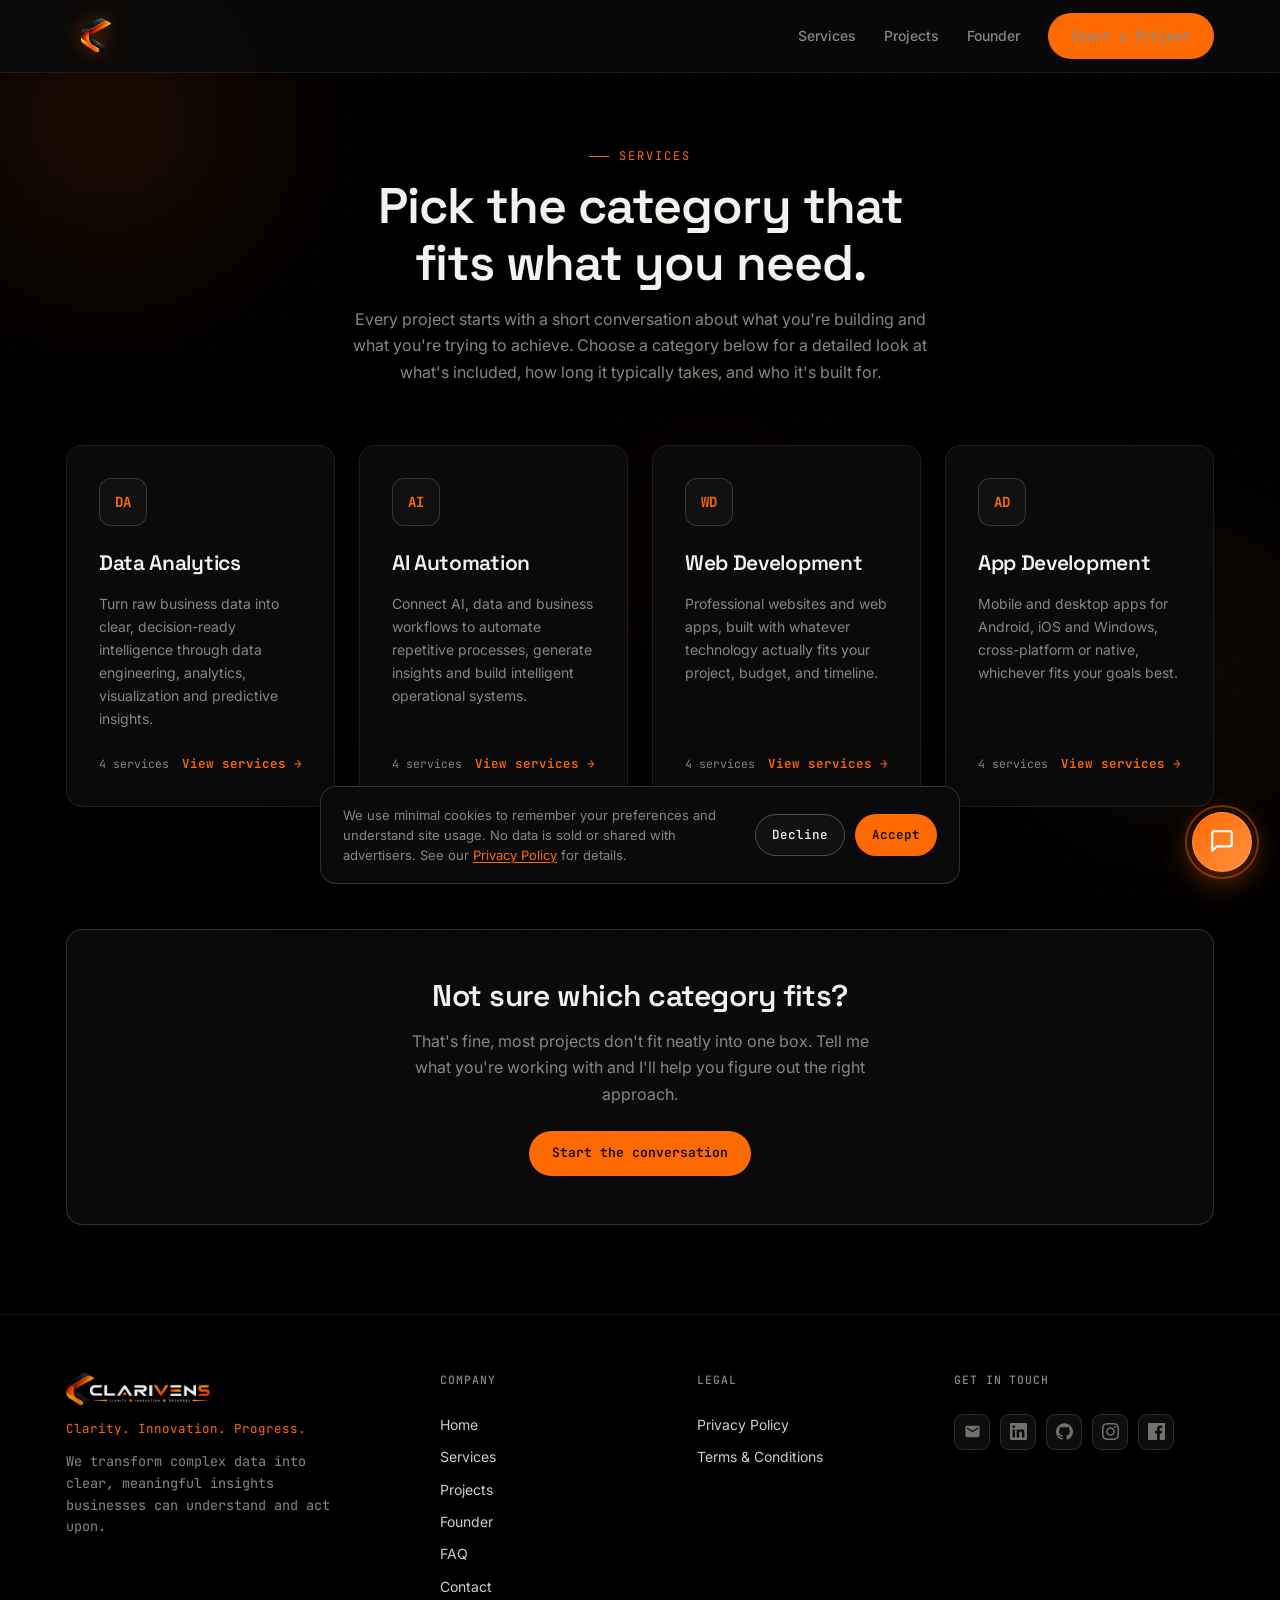
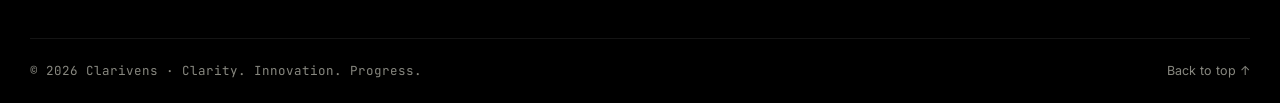
<file: services.html>
<!DOCTYPE html>
<html lang="en">
<head>
<meta charset="UTF-8">
<meta name="viewport" content="width=device-width, initial-scale=1.0">
<title>Services | Clarivens</title>
<meta name="description" content="Explore Clarivens' four service areas: Data Analytics, AI Automation, Web Development and App Development. From ETL pipelines to Power BI dashboards, intelligent workflows to business applications.">
<link rel="icon" type="image/png" href="logo-icon.png">
<link rel="preconnect" href="https://fonts.googleapis.com">
<link href="https://fonts.googleapis.com/css2?family=Space+Grotesk:wght@400;500;600;700&family=Inter:wght@400;500;600&family=JetBrains+Mono:wght@400;500;600&display=swap" rel="stylesheet">
<link rel="stylesheet" href="style.css">
</head>
<body>

<div class="glow-orb o1"></div>
<div class="glow-orb o2"></div>
<div class="glow-orb o3"></div>
<div id="cursorRing"></div>
<div id="cursorDot"></div>

<header>
  <nav class="wrap">
    <a href="index.html" class="logo"><img src="logo-icon.png" alt="Clarivens"></a>
    <div class="nav-links" id="navLinks">
      <a href="services.html">Services</a>
      <a href="projects.html">Projects</a>
      <a href="about.html">Founder</a>
      <a href="contact.html" class="btn btn-solid">Start a Project</a>
    </div>
    <button class="nav-toggle" id="navToggle" aria-label="Toggle menu">☰</button>
  </nav>
</header>

<div class="cookie-banner" id="cookieBanner" role="region" aria-label="Cookie consent">
  <div class="cookie-banner-inner">
    <p>We use minimal cookies to remember your preferences and understand site usage. No data is sold or shared with advertisers. See our <a href="privacy.html">Privacy Policy</a> for details.</p>
    <div class="cookie-banner-actions">
      <button class="btn btn-outline" id="cookieDecline" type="button">Decline</button>
      <button class="btn btn-solid" id="cookieAccept" type="button">Accept</button>
    </div>
  </div>
</div>

<main id="top">
  <!-- SERVICES PAGE HEADER -->
  <section class="page-hero">
    <div class="wrap">
      <p class="eyebrow">Services</p>
      <h1>Pick the category that fits what you need.</h1>
      <p class="lead">Every project starts with a short conversation about what you're building and what you're trying to achieve. Choose a category below for a detailed look at what's included, how long it typically takes, and who it's built for.</p>
    </div>
  </section>

  <!-- CATEGORY CARDS -->
  <section class="section-flush-top">
    <div class="wrap">
      <div class="category-grid">

        <a href="data-analytics.html" class="category-card tilt reveal">
          <div class="category-card-icon">DA</div>
          <h2>Data Analytics</h2>
          <p>Turn raw business data into clear, decision-ready intelligence through data engineering, analytics, visualization and predictive insights.</p>
          <div class="category-card-foot">
            <span class="category-card-count">4 services</span>
            <span class="category-card-cta">View services →</span>
          </div>
        </a>

        <a href="ai-automation.html" class="category-card tilt reveal">
          <div class="category-card-icon">AI</div>
          <h2>AI Automation</h2>
          <p>Connect AI, data and business workflows to automate repetitive processes, generate insights and build intelligent operational systems.</p>
          <div class="category-card-foot">
            <span class="category-card-count">4 services</span>
            <span class="category-card-cta">View services →</span>
          </div>
        </a>

        <a href="web-development.html" class="category-card tilt reveal">
          <div class="category-card-icon">WD</div>
          <h2>Web Development</h2>
          <p>Professional websites and web apps, built with whatever technology actually fits your project, budget, and timeline.</p>
          <div class="category-card-foot">
            <span class="category-card-count">4 services</span>
            <span class="category-card-cta">View services →</span>
          </div>
        </a>

        <a href="app-development.html" class="category-card tilt reveal">
          <div class="category-card-icon">AD</div>
          <h2>App Development</h2>
          <p>Mobile and desktop apps for Android, iOS and Windows, cross-platform or native, whichever fits your goals best.</p>
          <div class="category-card-foot">
            <span class="category-card-count">4 services</span>
            <span class="category-card-cta">View services →</span>
          </div>
        </a>

      </div>
    </div>
  </section>

  <!-- CLOSING CTA -->
  <section class="section-flush-top">
    <div class="wrap">
      <div class="cta-banner reveal">
        <h2>Not sure which category fits?</h2>
        <p>That's fine, most projects don't fit neatly into one box. Tell me what you're working with and I'll help you figure out the right approach.</p>
        <a href="contact.html" class="btn btn-solid">Start the conversation</a>
      </div>
    </div>
  </section>

</main>

<footer>
  <div class="wrap footer-grid">
    <div class="footer-brand">
      <img src="logo-full.png" alt="Clarivens: Clarity. Innovation. Progress." class="footer-logo">
      <p class="footer-tagline">Clarity. Innovation. Progress.</p>
      <p class="footer-blurb">We transform complex data into clear, meaningful insights businesses can understand and act upon.</p>
    </div>
    <div class="footer-col">
      <h4>Company</h4>
      <a href="index.html">Home</a>
      <a href="services.html">Services</a>
      <a href="projects.html">Projects</a>
      <a href="about.html">Founder</a>
      <a href="faq.html">FAQ</a>
      <a href="contact.html">Contact</a>
    </div>
    <div class="footer-col">
      <h4>Legal</h4>
      <a href="privacy.html">Privacy Policy</a>
      <a href="terms.html">Terms &amp; Conditions</a>
    </div>
    <div class="footer-col">
      <h4>Get in touch</h4>
      <div class="footer-social-row">
        <a href="https://mail.google.com/mail/?view=cm&fs=1&to=clarivens.io@gmail.com" target="_blank" rel="noopener noreferrer" aria-label="Email">
          <svg viewBox="0 0 24 24" fill="currentColor" width="17" height="17" aria-hidden="true"><path d="M20 4H4c-1.1 0-1.99.9-1.99 2L2 18c0 1.1.9 2 2 2h16c1.1 0 2-.9 2-2V6c0-1.1-.9-2-2-2zm0 4-8 5-8-5V6l8 5 8-5v2z"/></svg>
        </a>
        <a href="https://www.linkedin.com/in/himanshu-bagde11/" target="_blank" rel="noopener noreferrer" aria-label="LinkedIn">
          <svg viewBox="0 0 24 24" fill="currentColor" width="17" height="17" aria-hidden="true"><path d="M20.447 20.452h-3.554v-5.569c0-1.328-.027-3.037-1.852-3.037-1.853 0-2.136 1.445-2.136 2.939v5.667H9.351V9h3.414v1.561h.046c.477-.9 1.637-1.85 3.37-1.85 3.601 0 4.267 2.37 4.267 5.455v6.286zM5.337 7.433c-1.144 0-2.063-.926-2.063-2.065 0-1.138.92-2.063 2.063-2.063 1.14 0 2.064.925 2.064 2.063 0 1.139-.925 2.065-2.064 2.065zm1.782 13.019H3.555V9h3.564v11.452zM22.225 0H1.771C.792 0 0 .774 0 1.729v20.542C0 23.227.792 24 1.771 24h20.451C23.2 24 24 23.227 24 22.271V1.729C24 .774 23.2 0 22.222 0h.003z"/></svg>
        </a>
        <a href="https://github.com/Himanshubagde11" target="_blank" rel="noopener noreferrer" aria-label="GitHub">
          <svg viewBox="0 0 24 24" fill="currentColor" width="17" height="17" aria-hidden="true"><path d="M12 .297c-6.63 0-12 5.373-12 12 0 5.303 3.438 9.8 8.205 11.385.6.113.82-.258.82-.577 0-.285-.01-1.04-.015-2.04-3.338.724-4.042-1.61-4.042-1.61C4.422 18.07 3.633 17.7 3.633 17.7c-1.087-.744.084-.729.084-.729 1.205.084 1.838 1.236 1.838 1.236 1.07 1.835 2.809 1.305 3.495.998.108-.776.417-1.305.76-1.605-2.665-.3-5.466-1.332-5.466-5.93 0-1.31.465-2.38 1.235-3.22-.135-.303-.54-1.523.105-3.176 0 0 1.005-.322 3.3 1.23.96-.267 1.98-.399 3-.405 1.02.006 2.04.138 3 .405 2.28-1.552 3.285-1.23 3.285-1.23.645 1.653.24 2.873.12 3.176.765.84 1.23 1.91 1.23 3.22 0 4.61-2.805 5.625-5.475 5.92.42.36.81 1.096.81 2.22 0 1.606-.015 2.896-.015 3.286 0 .315.21.69.825.57C20.565 22.092 24 17.592 24 12.297c0-6.627-5.373-12-12-12"/></svg>
        </a>
        <a href="https://www.instagram.com/clarivens/" target="_blank" rel="noopener noreferrer" aria-label="Instagram">
          <svg viewBox="0 0 24 24" fill="currentColor" width="17" height="17" aria-hidden="true"><path d="M12 2.163c3.204 0 3.584.012 4.85.07 3.252.148 4.771 1.691 4.919 4.919.058 1.265.069 1.645.069 4.849 0 3.205-.012 3.584-.069 4.849-.149 3.225-1.664 4.771-4.919 4.919-1.266.058-1.644.07-4.85.07-3.204 0-3.584-.012-4.849-.07-3.26-.149-4.771-1.699-4.919-4.92-.058-1.265-.07-1.644-.07-4.849 0-3.204.013-3.583.07-4.849.149-3.227 1.664-4.771 4.919-4.919 1.266-.057 1.645-.069 4.849-.069zM12 0C8.741 0 8.333.014 7.053.072c-4.358.2-6.78 2.618-6.98 6.98C.014 8.332 0 8.74 0 12c0 3.259.014 3.668.072 4.948.2 4.358 2.618 6.78 6.98 6.98C8.333 23.986 8.741 24 12 24c3.259 0 3.668-.014 4.948-.072 4.354-.2 6.782-2.618 6.979-6.98.059-1.28.073-1.689.073-4.948 0-3.259-.014-3.667-.072-4.947-.196-4.354-2.617-6.78-6.979-6.98C15.668.014 15.259 0 12 0zm0 5.838a6.162 6.162 0 1 0 0 12.324 6.162 6.162 0 0 0 0-12.324zM12 16a4 4 0 1 1 0-8 4 4 0 0 1 0 8zm6.406-11.845a1.44 1.44 0 1 0 0 2.881 1.44 1.44 0 0 0 0-2.881z"/></svg>
        </a>
        <a href="https://www.facebook.com/profile.php?id=61593940557370" target="_blank" rel="noopener noreferrer" aria-label="Facebook">
          <svg viewBox="0 0 24 24" fill="currentColor" width="17" height="17" aria-hidden="true"><path d="M22.675 0h-21.35c-.732 0-1.325.593-1.325 1.325v21.351c0 .731.593 1.324 1.325 1.324h11.495v-9.294h-3.128v-3.622h3.128v-2.671c0-3.1 1.893-4.788 4.659-4.788 1.325 0 2.464.099 2.795.143v3.24l-1.918.001c-1.504 0-1.795.715-1.795 1.763v2.313h3.587l-.467 3.622h-3.12v9.293h6.116c.73 0 1.323-.593 1.323-1.324v-21.35c0-.732-.593-1.325-1.325-1.325z"/></svg>
        </a>
      </div>
    </div>
  </div>
  <div class="wrap footer-bottom">
    <p>&copy; 2026 Clarivens &middot; Clarity. Innovation. Progress.</p>
    <a href="index.html#top">Back to top ↑</a>
  </div>
</footer>

<script src="main.js"></script>

    <div id="clarivens-ai-root"></div>
    <script src="/clarivens-ai-widget.js" defer></script>
</body>
</html>
</file>
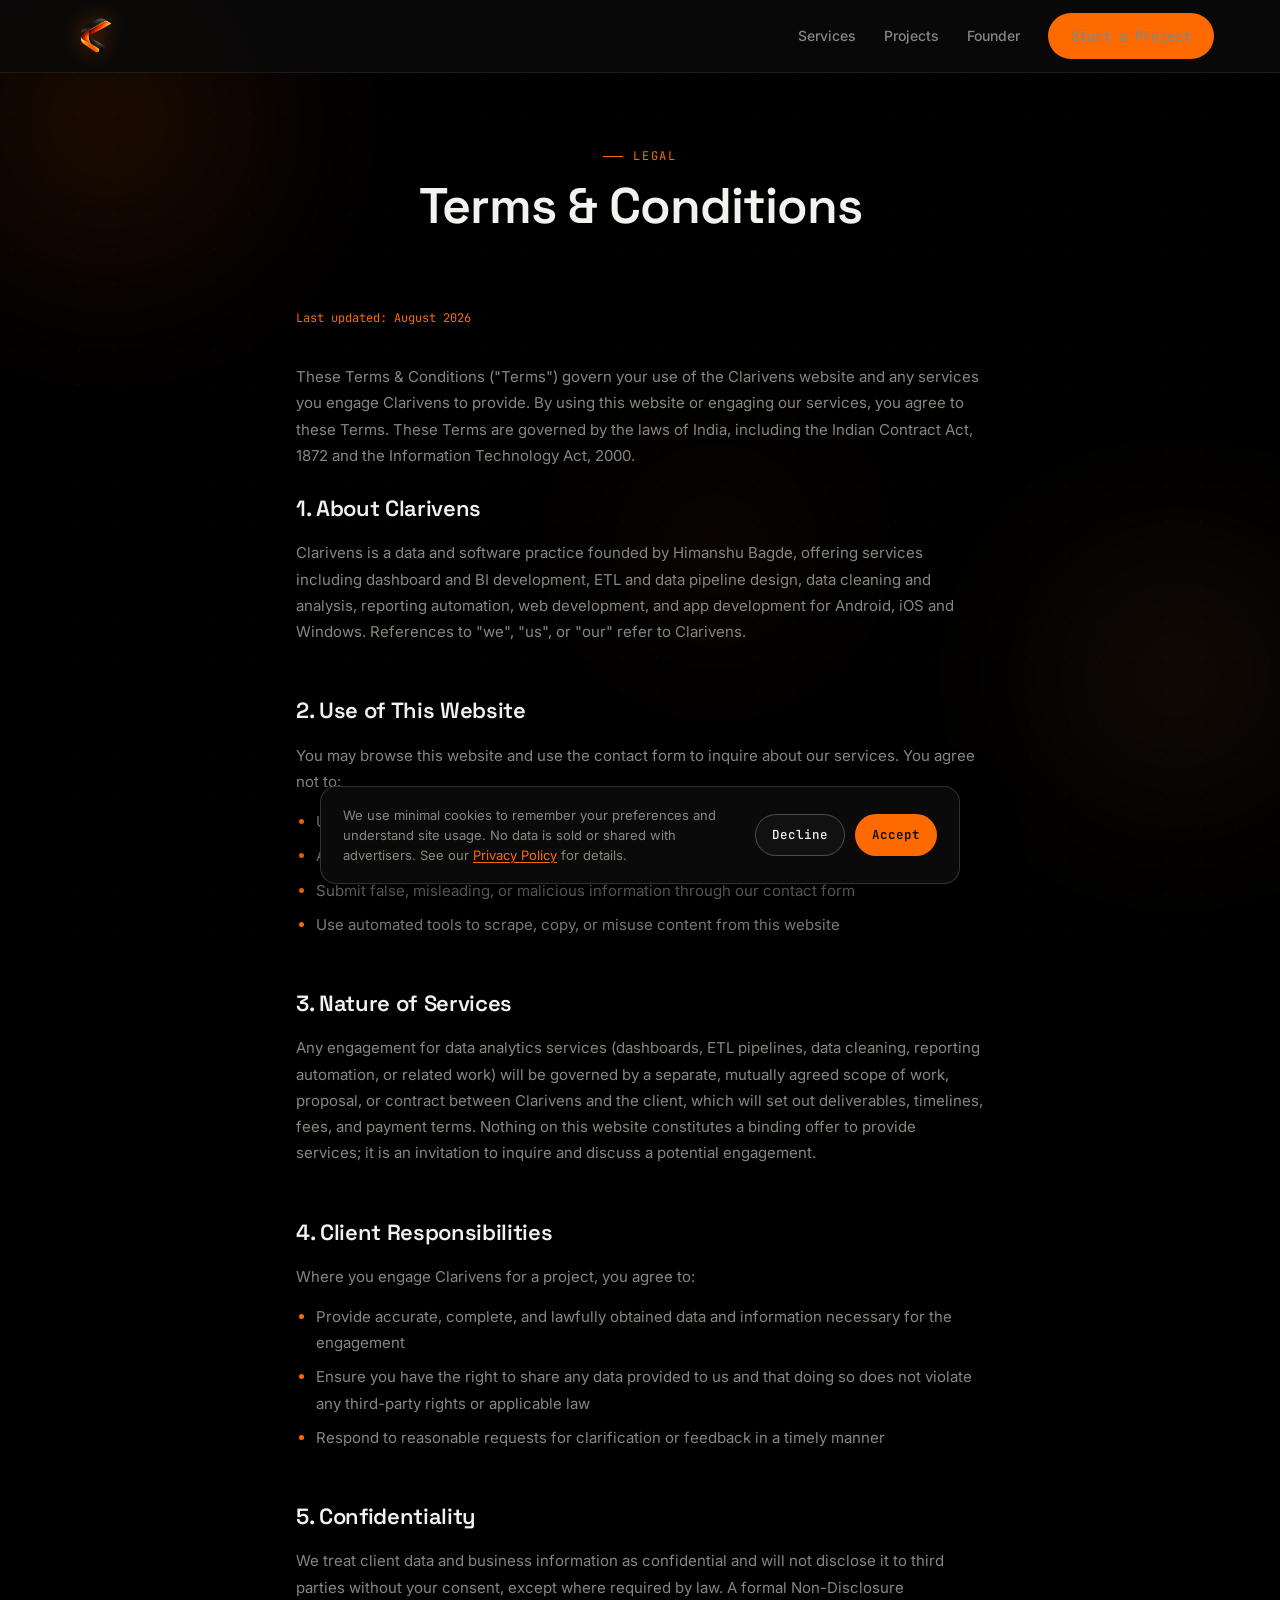
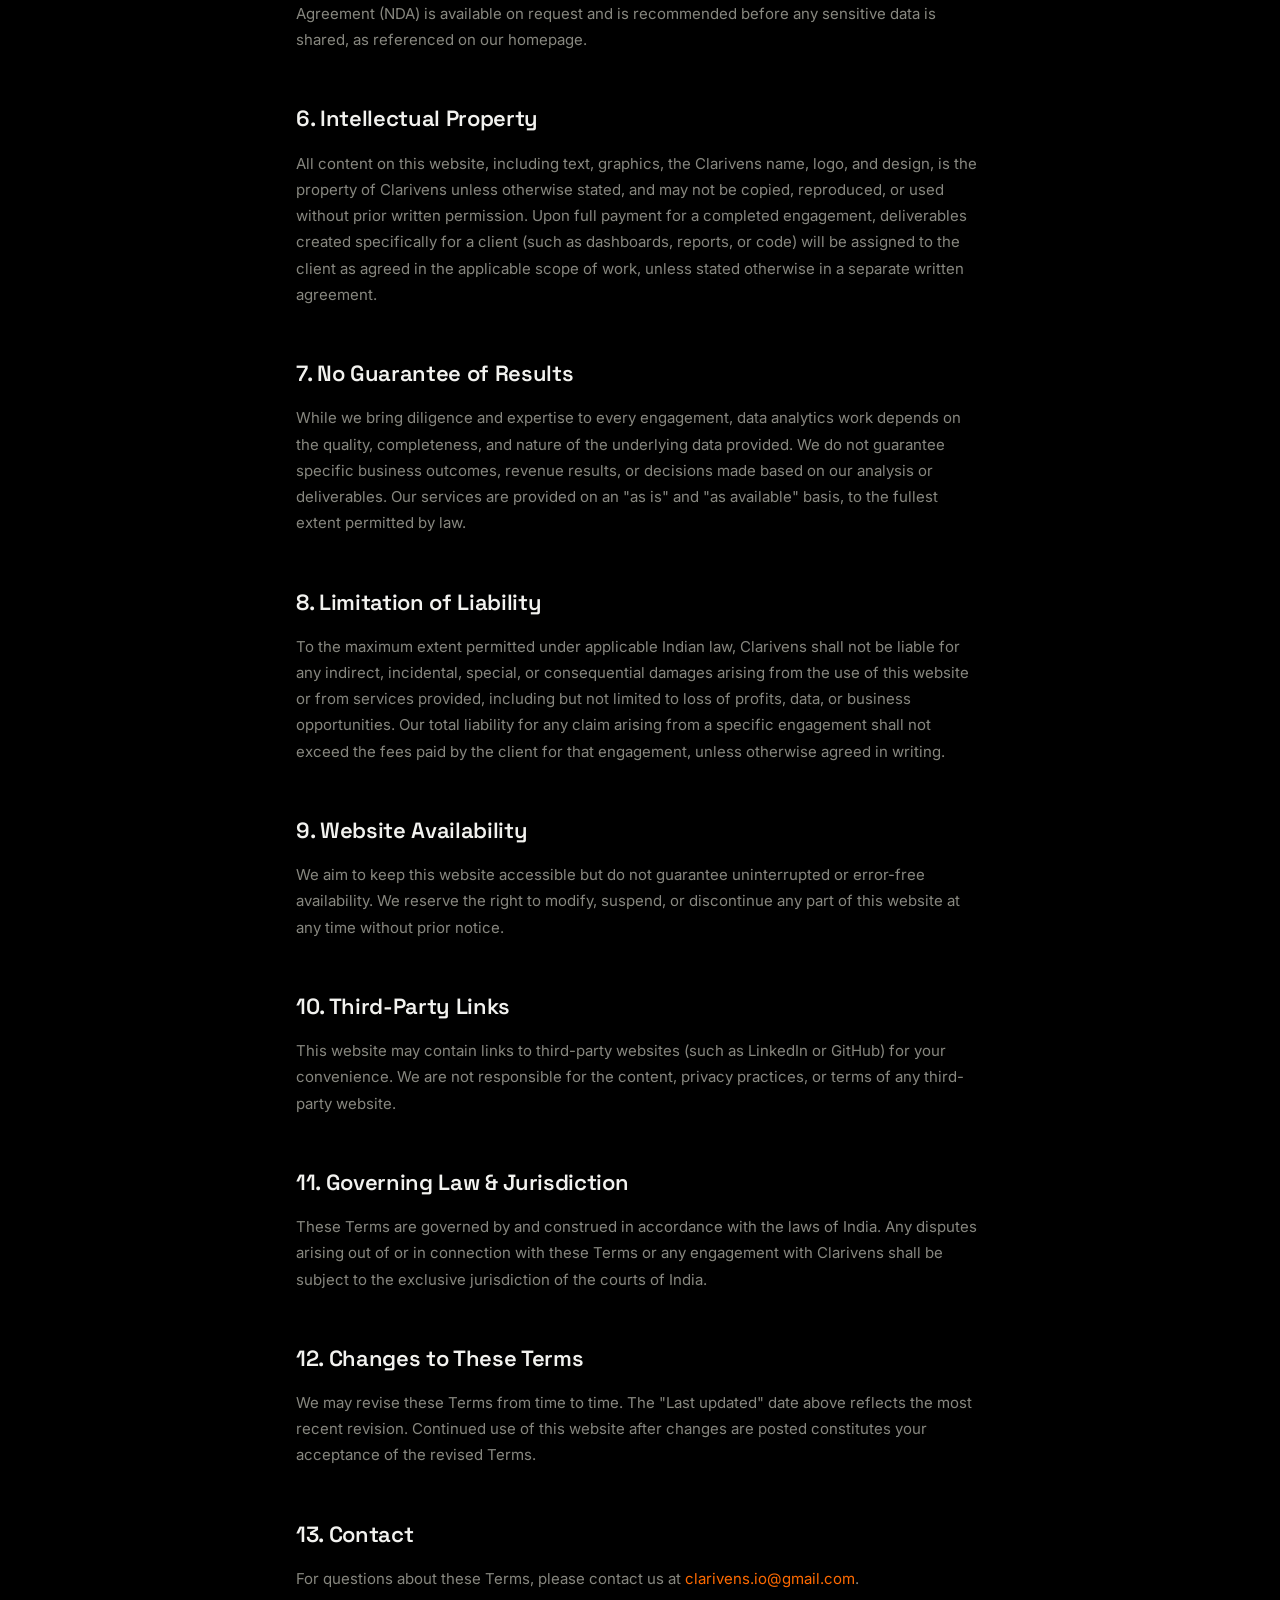
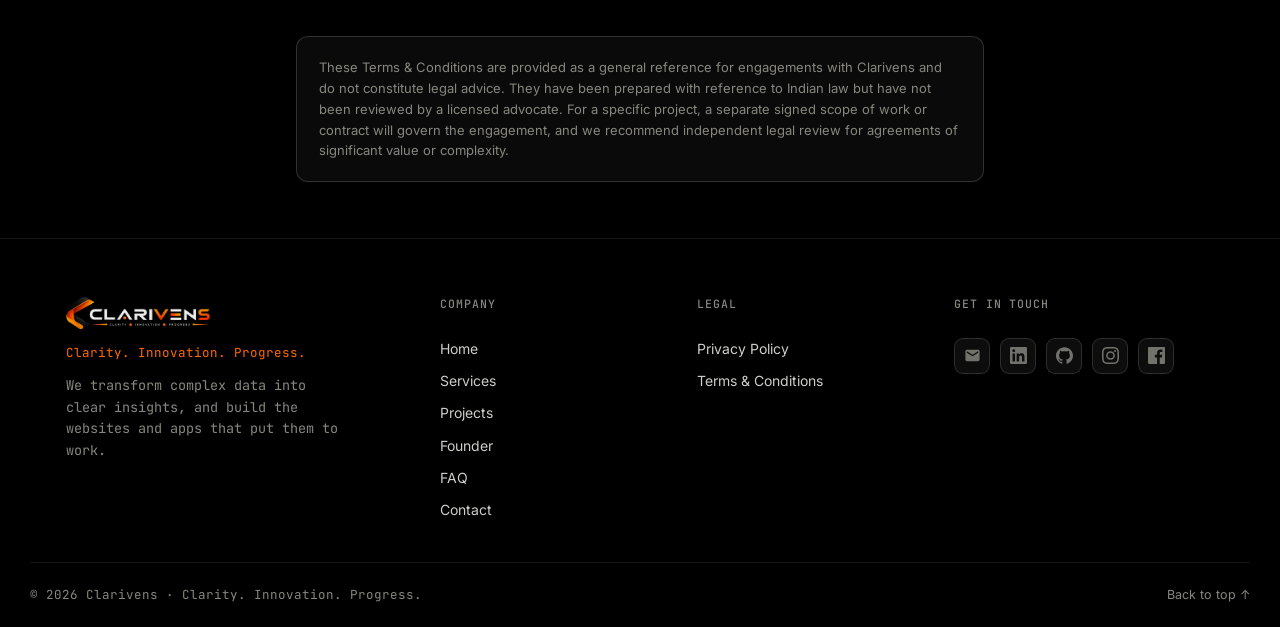
<file: terms.html>
<!DOCTYPE html>
<html lang="en">
<head>
<meta charset="UTF-8">
<meta name="viewport" content="width=device-width, initial-scale=1.0">
<title>Terms & Conditions | Clarivens</title>
<meta name="description" content="Clarivens Terms and Conditions of use, governed by Indian law.">
<link rel="icon" type="image/png" href="logo-icon.png">
<link rel="preconnect" href="https://fonts.googleapis.com">
<link href="https://fonts.googleapis.com/css2?family=Space+Grotesk:wght@400;500;600;700&family=Inter:wght@400;500;600&family=JetBrains+Mono:wght@400;500;600&display=swap" rel="stylesheet">
<link rel="stylesheet" href="style.css">
</head>
<body>

<div class="glow-orb o1"></div>
<div class="glow-orb o2"></div>
<div class="glow-orb o3"></div>
<div id="cursorRing"></div>
<div id="cursorDot"></div>

<header>
  <nav class="wrap">
    <a href="index.html" class="logo"><img src="logo-icon.png" alt="Clarivens"></a>
    <div class="nav-links" id="navLinks">
      <a href="services.html">Services</a>
      <a href="projects.html">Projects</a>
      <a href="about.html">Founder</a>
      <a href="contact.html" class="btn btn-solid">Start a Project</a>
    </div>
    <button class="nav-toggle" id="navToggle" aria-label="Toggle menu">☰</button>
  </nav>
</header>

<div class="cookie-banner" id="cookieBanner" role="region" aria-label="Cookie consent">
  <div class="cookie-banner-inner">
    <p>We use minimal cookies to remember your preferences and understand site usage. No data is sold or shared with advertisers. See our <a href="privacy.html">Privacy Policy</a> for details.</p>
    <div class="cookie-banner-actions">
      <button class="btn btn-outline" id="cookieDecline" type="button">Decline</button>
      <button class="btn btn-solid" id="cookieAccept" type="button">Accept</button>
    </div>
  </div>
</div>

<main id="top">
  <!-- TERMS & CONDITIONS -->
  <section class="page-hero">
    <div class="wrap">
      <p class="eyebrow">Legal</p>
      <h1>Terms &amp; Conditions</h1>
    </div>
  </section>

  <section class="section-compact section-flush-top">
    <div class="wrap legal-content reveal">
      <span class="updated">Last updated: August 2026</span>

      <p>These Terms &amp; Conditions ("Terms") govern your use of the Clarivens website and any services you engage Clarivens to provide. By using this website or engaging our services, you agree to these Terms. These Terms are governed by the laws of India, including the Indian Contract Act, 1872 and the Information Technology Act, 2000.</p>

      <h2>1. About Clarivens</h2>
      <p>Clarivens is a data and software practice founded by Himanshu Bagde, offering services including dashboard and BI development, ETL and data pipeline design, data cleaning and analysis, reporting automation, web development, and app development for Android, iOS and Windows. References to "we", "us", or "our" refer to Clarivens.</p>

      <h2>2. Use of This Website</h2>
      <p>You may browse this website and use the contact form to inquire about our services. You agree not to:</p>
      <ul>
        <li>Use this website for any unlawful purpose or in violation of applicable law</li>
        <li>Attempt to gain unauthorized access to any part of this website or its underlying code</li>
        <li>Submit false, misleading, or malicious information through our contact form</li>
        <li>Use automated tools to scrape, copy, or misuse content from this website</li>
      </ul>

      <h2>3. Nature of Services</h2>
      <p>Any engagement for data analytics services (dashboards, ETL pipelines, data cleaning, reporting automation, or related work) will be governed by a separate, mutually agreed scope of work, proposal, or contract between Clarivens and the client, which will set out deliverables, timelines, fees, and payment terms. Nothing on this website constitutes a binding offer to provide services; it is an invitation to inquire and discuss a potential engagement.</p>

      <h2>4. Client Responsibilities</h2>
      <p>Where you engage Clarivens for a project, you agree to:</p>
      <ul>
        <li>Provide accurate, complete, and lawfully obtained data and information necessary for the engagement</li>
        <li>Ensure you have the right to share any data provided to us and that doing so does not violate any third-party rights or applicable law</li>
        <li>Respond to reasonable requests for clarification or feedback in a timely manner</li>
      </ul>

      <h2>5. Confidentiality</h2>
      <p>We treat client data and business information as confidential and will not disclose it to third parties without your consent, except where required by law. A formal Non-Disclosure Agreement (NDA) is available on request and is recommended before any sensitive data is shared, as referenced on our homepage.</p>

      <h2>6. Intellectual Property</h2>
      <p>All content on this website, including text, graphics, the Clarivens name, logo, and design, is the property of Clarivens unless otherwise stated, and may not be copied, reproduced, or used without prior written permission. Upon full payment for a completed engagement, deliverables created specifically for a client (such as dashboards, reports, or code) will be assigned to the client as agreed in the applicable scope of work, unless stated otherwise in a separate written agreement.</p>

      <h2>7. No Guarantee of Results</h2>
      <p>While we bring diligence and expertise to every engagement, data analytics work depends on the quality, completeness, and nature of the underlying data provided. We do not guarantee specific business outcomes, revenue results, or decisions made based on our analysis or deliverables. Our services are provided on an "as is" and "as available" basis, to the fullest extent permitted by law.</p>

      <h2>8. Limitation of Liability</h2>
      <p>To the maximum extent permitted under applicable Indian law, Clarivens shall not be liable for any indirect, incidental, special, or consequential damages arising from the use of this website or from services provided, including but not limited to loss of profits, data, or business opportunities. Our total liability for any claim arising from a specific engagement shall not exceed the fees paid by the client for that engagement, unless otherwise agreed in writing.</p>

      <h2>9. Website Availability</h2>
      <p>We aim to keep this website accessible but do not guarantee uninterrupted or error-free availability. We reserve the right to modify, suspend, or discontinue any part of this website at any time without prior notice.</p>

      <h2>10. Third-Party Links</h2>
      <p>This website may contain links to third-party websites (such as LinkedIn or GitHub) for your convenience. We are not responsible for the content, privacy practices, or terms of any third-party website.</p>

      <h2>11. Governing Law &amp; Jurisdiction</h2>
      <p>These Terms are governed by and construed in accordance with the laws of India. Any disputes arising out of or in connection with these Terms or any engagement with Clarivens shall be subject to the exclusive jurisdiction of the courts of India.</p>

      <h2>12. Changes to These Terms</h2>
      <p>We may revise these Terms from time to time. The "Last updated" date above reflects the most recent revision. Continued use of this website after changes are posted constitutes your acceptance of the revised Terms.</p>

      <h2>13. Contact</h2>
      <p>For questions about these Terms, please contact us at <a href="https://mail.google.com/mail/?view=cm&fs=1&to=clarivens.io@gmail.com" target="_blank" rel="noopener noreferrer">clarivens.io@gmail.com</a>.</p>

      <div class="legal-note">
        These Terms &amp; Conditions are provided as a general reference for engagements with Clarivens and do not constitute legal advice. They have been prepared with reference to Indian law but have not been reviewed by a licensed advocate. For a specific project, a separate signed scope of work or contract will govern the engagement, and we recommend independent legal review for agreements of significant value or complexity.
      </div>
    </div>
  </section>

</main>

<footer>
  <div class="wrap footer-grid">
    <div class="footer-brand">
      <img src="logo-full.png" alt="Clarivens: Clarity. Innovation. Progress." class="footer-logo">
      <p class="footer-tagline">Clarity. Innovation. Progress.</p>
      <p class="footer-blurb">We transform complex data into clear insights, and build the websites and apps that put them to work.</p>
    </div>
    <div class="footer-col">
      <h4>Company</h4>
      <a href="index.html">Home</a>
      <a href="services.html">Services</a>
      <a href="projects.html">Projects</a>
      <a href="about.html">Founder</a>
      <a href="faq.html">FAQ</a>
      <a href="contact.html">Contact</a>
    </div>
    <div class="footer-col">
      <h4>Legal</h4>
      <a href="privacy.html">Privacy Policy</a>
      <a href="terms.html">Terms &amp; Conditions</a>
    </div>
    <div class="footer-col">
      <h4>Get in touch</h4>
      <div class="footer-social-row">
        <a href="https://mail.google.com/mail/?view=cm&fs=1&to=clarivens.io@gmail.com" target="_blank" rel="noopener noreferrer" aria-label="Email">
          <svg viewBox="0 0 24 24" fill="currentColor" width="17" height="17" aria-hidden="true"><path d="M20 4H4c-1.1 0-1.99.9-1.99 2L2 18c0 1.1.9 2 2 2h16c1.1 0 2-.9 2-2V6c0-1.1-.9-2-2-2zm0 4-8 5-8-5V6l8 5 8-5v2z"/></svg>
        </a>
        <a href="https://www.linkedin.com/in/himanshu-bagde11/" target="_blank" rel="noopener noreferrer" aria-label="LinkedIn">
          <svg viewBox="0 0 24 24" fill="currentColor" width="17" height="17" aria-hidden="true"><path d="M20.447 20.452h-3.554v-5.569c0-1.328-.027-3.037-1.852-3.037-1.853 0-2.136 1.445-2.136 2.939v5.667H9.351V9h3.414v1.561h.046c.477-.9 1.637-1.85 3.37-1.85 3.601 0 4.267 2.37 4.267 5.455v6.286zM5.337 7.433c-1.144 0-2.063-.926-2.063-2.065 0-1.138.92-2.063 2.063-2.063 1.14 0 2.064.925 2.064 2.063 0 1.139-.925 2.065-2.064 2.065zm1.782 13.019H3.555V9h3.564v11.452zM22.225 0H1.771C.792 0 0 .774 0 1.729v20.542C0 23.227.792 24 1.771 24h20.451C23.2 24 24 23.227 24 22.271V1.729C24 .774 23.2 0 22.222 0h.003z"/></svg>
        </a>
        <a href="https://github.com/Himanshubagde11" target="_blank" rel="noopener noreferrer" aria-label="GitHub">
          <svg viewBox="0 0 24 24" fill="currentColor" width="17" height="17" aria-hidden="true"><path d="M12 .297c-6.63 0-12 5.373-12 12 0 5.303 3.438 9.8 8.205 11.385.6.113.82-.258.82-.577 0-.285-.01-1.04-.015-2.04-3.338.724-4.042-1.61-4.042-1.61C4.422 18.07 3.633 17.7 3.633 17.7c-1.087-.744.084-.729.084-.729 1.205.084 1.838 1.236 1.838 1.236 1.07 1.835 2.809 1.305 3.495.998.108-.776.417-1.305.76-1.605-2.665-.3-5.466-1.332-5.466-5.93 0-1.31.465-2.38 1.235-3.22-.135-.303-.54-1.523.105-3.176 0 0 1.005-.322 3.3 1.23.96-.267 1.98-.399 3-.405 1.02.006 2.04.138 3 .405 2.28-1.552 3.285-1.23 3.285-1.23.645 1.653.24 2.873.12 3.176.765.84 1.23 1.91 1.23 3.22 0 4.61-2.805 5.625-5.475 5.92.42.36.81 1.096.81 2.22 0 1.606-.015 2.896-.015 3.286 0 .315.21.69.825.57C20.565 22.092 24 17.592 24 12.297c0-6.627-5.373-12-12-12"/></svg>
        </a>
        <a href="https://www.instagram.com/clarivens/" target="_blank" rel="noopener noreferrer" aria-label="Instagram">
          <svg viewBox="0 0 24 24" fill="currentColor" width="17" height="17" aria-hidden="true"><path d="M12 2.163c3.204 0 3.584.012 4.85.07 3.252.148 4.771 1.691 4.919 4.919.058 1.265.069 1.645.069 4.849 0 3.205-.012 3.584-.069 4.849-.149 3.225-1.664 4.771-4.919 4.919-1.266.058-1.644.07-4.85.07-3.204 0-3.584-.012-4.849-.07-3.26-.149-4.771-1.699-4.919-4.92-.058-1.265-.07-1.644-.07-4.849 0-3.204.013-3.583.07-4.849.149-3.227 1.664-4.771 4.919-4.919 1.266-.057 1.645-.069 4.849-.069zM12 0C8.741 0 8.333.014 7.053.072c-4.358.2-6.78 2.618-6.98 6.98C.014 8.332 0 8.74 0 12c0 3.259.014 3.668.072 4.948.2 4.358 2.618 6.78 6.98 6.98C8.333 23.986 8.741 24 12 24c3.259 0 3.668-.014 4.948-.072 4.354-.2 6.782-2.618 6.979-6.98.059-1.28.073-1.689.073-4.948 0-3.259-.014-3.667-.072-4.947-.196-4.354-2.617-6.78-6.979-6.98C15.668.014 15.259 0 12 0zm0 5.838a6.162 6.162 0 1 0 0 12.324 6.162 6.162 0 0 0 0-12.324zM12 16a4 4 0 1 1 0-8 4 4 0 0 1 0 8zm6.406-11.845a1.44 1.44 0 1 0 0 2.881 1.44 1.44 0 0 0 0-2.881z"/></svg>
        </a>
        <a href="https://www.facebook.com/profile.php?id=61593940557370" target="_blank" rel="noopener noreferrer" aria-label="Facebook">
          <svg viewBox="0 0 24 24" fill="currentColor" width="17" height="17" aria-hidden="true"><path d="M22.675 0h-21.35c-.732 0-1.325.593-1.325 1.325v21.351c0 .731.593 1.324 1.325 1.324h11.495v-9.294h-3.128v-3.622h3.128v-2.671c0-3.1 1.893-4.788 4.659-4.788 1.325 0 2.464.099 2.795.143v3.24l-1.918.001c-1.504 0-1.795.715-1.795 1.763v2.313h3.587l-.467 3.622h-3.12v9.293h6.116c.73 0 1.323-.593 1.323-1.324v-21.35c0-.732-.593-1.325-1.325-1.325z"/></svg>
        </a>
      </div>
    </div>
  </div>
  <div class="wrap footer-bottom">
    <p>&copy; 2026 Clarivens &middot; Clarity. Innovation. Progress.</p>
    <a href="index.html#top">Back to top ↑</a>
  </div>
</footer>

<script src="main.js"></script>
</body>
</html>
</file>
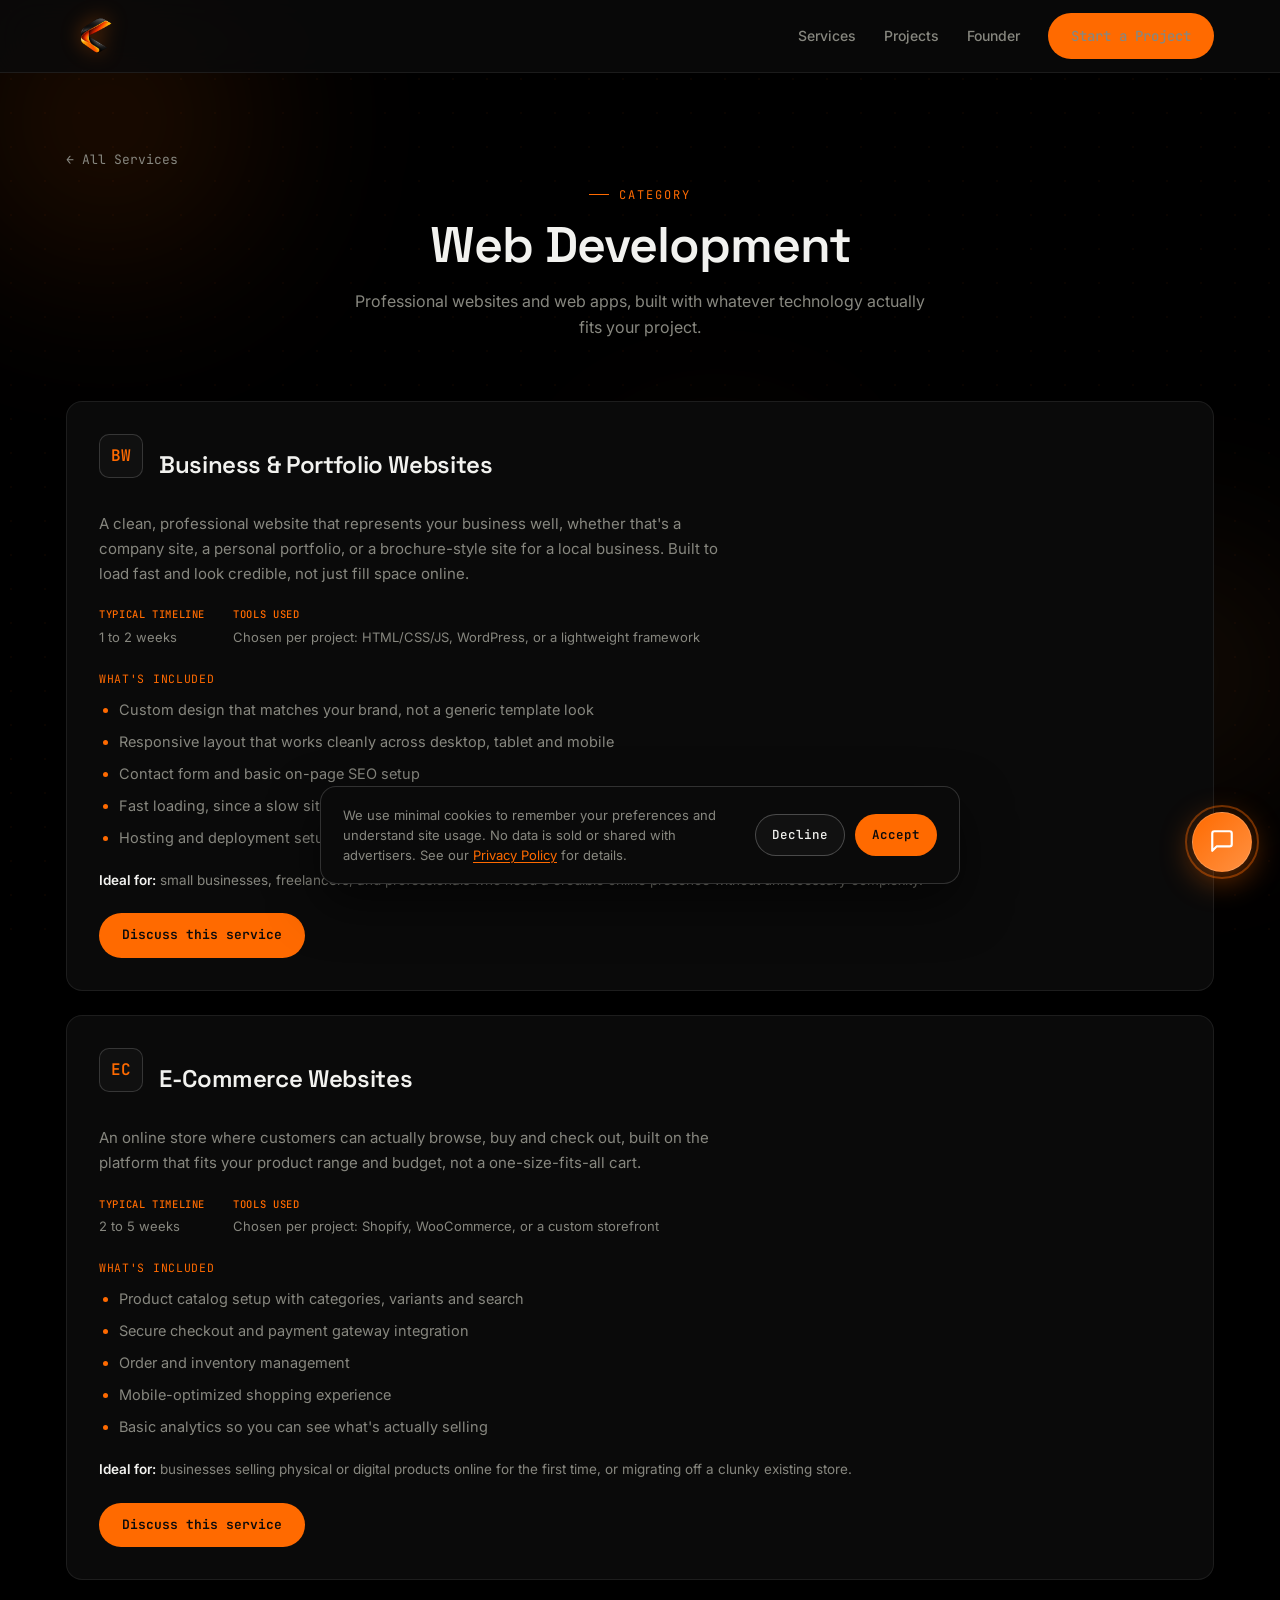
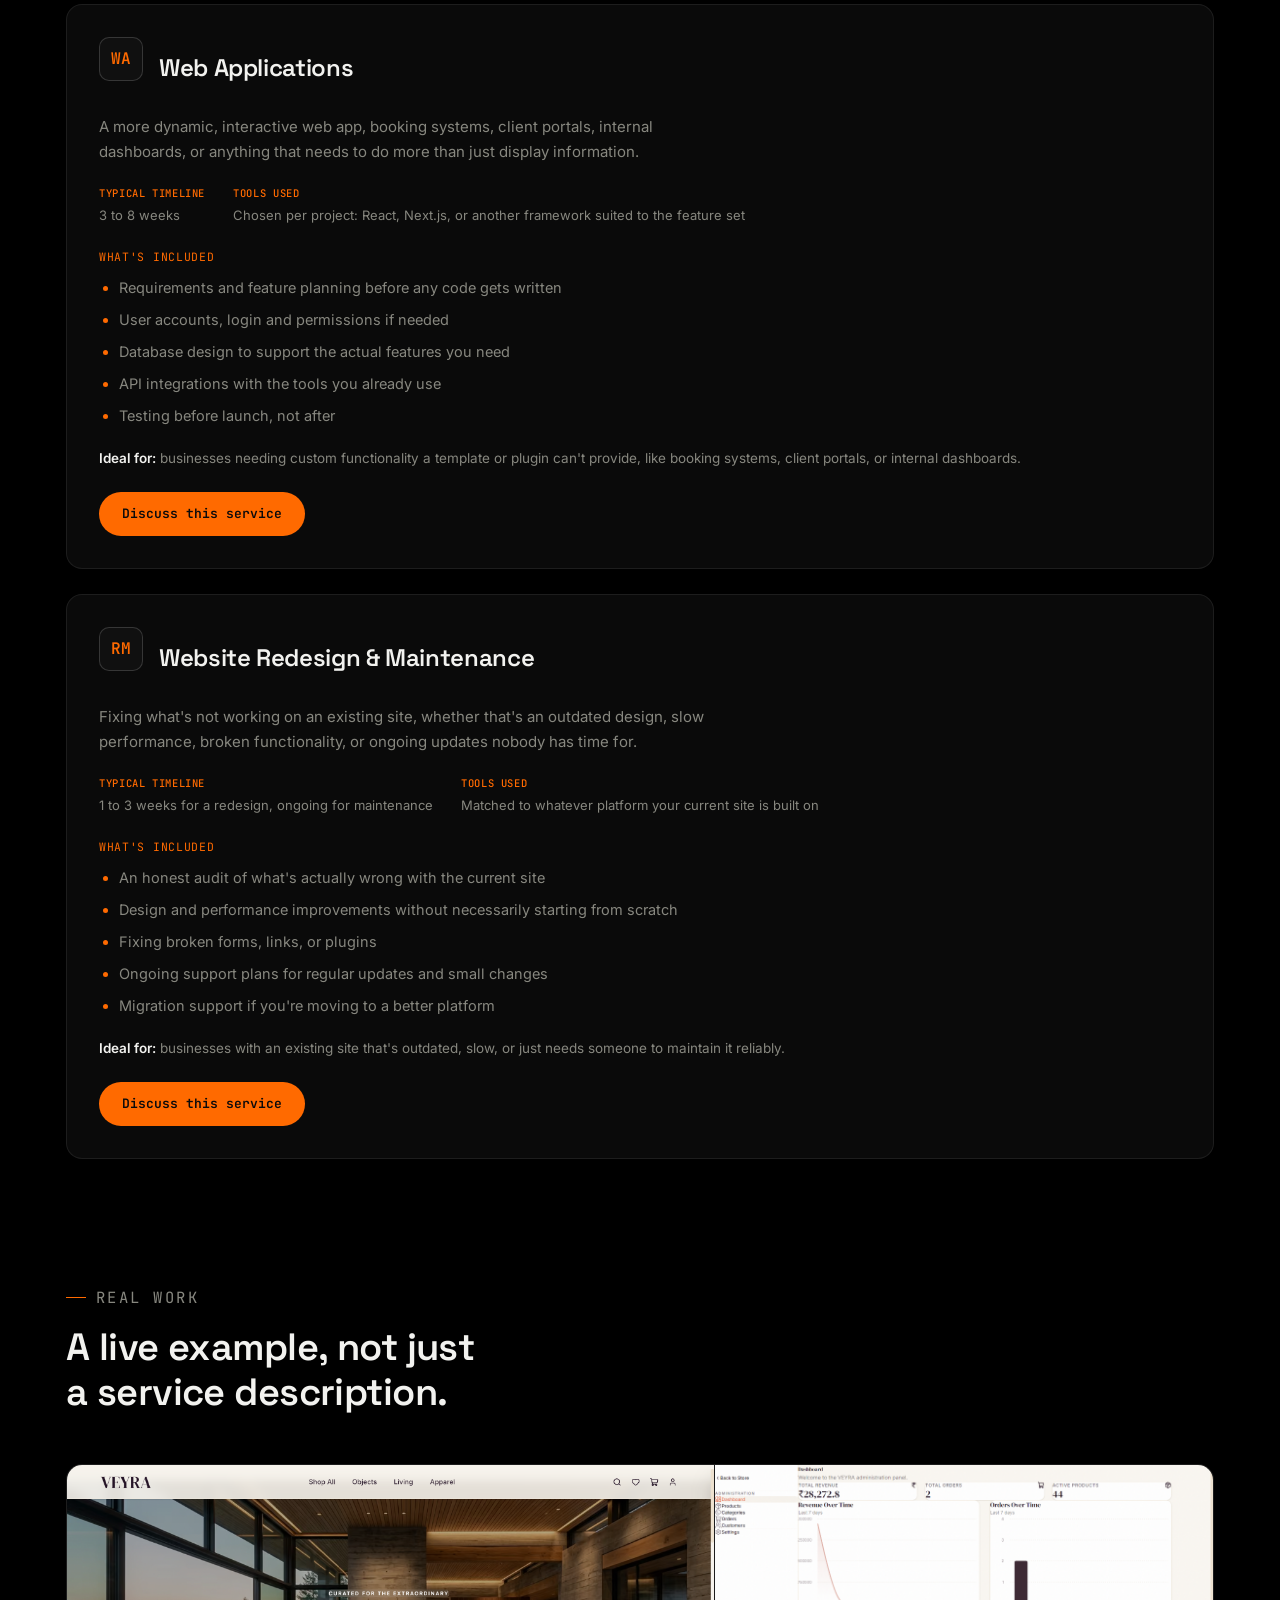
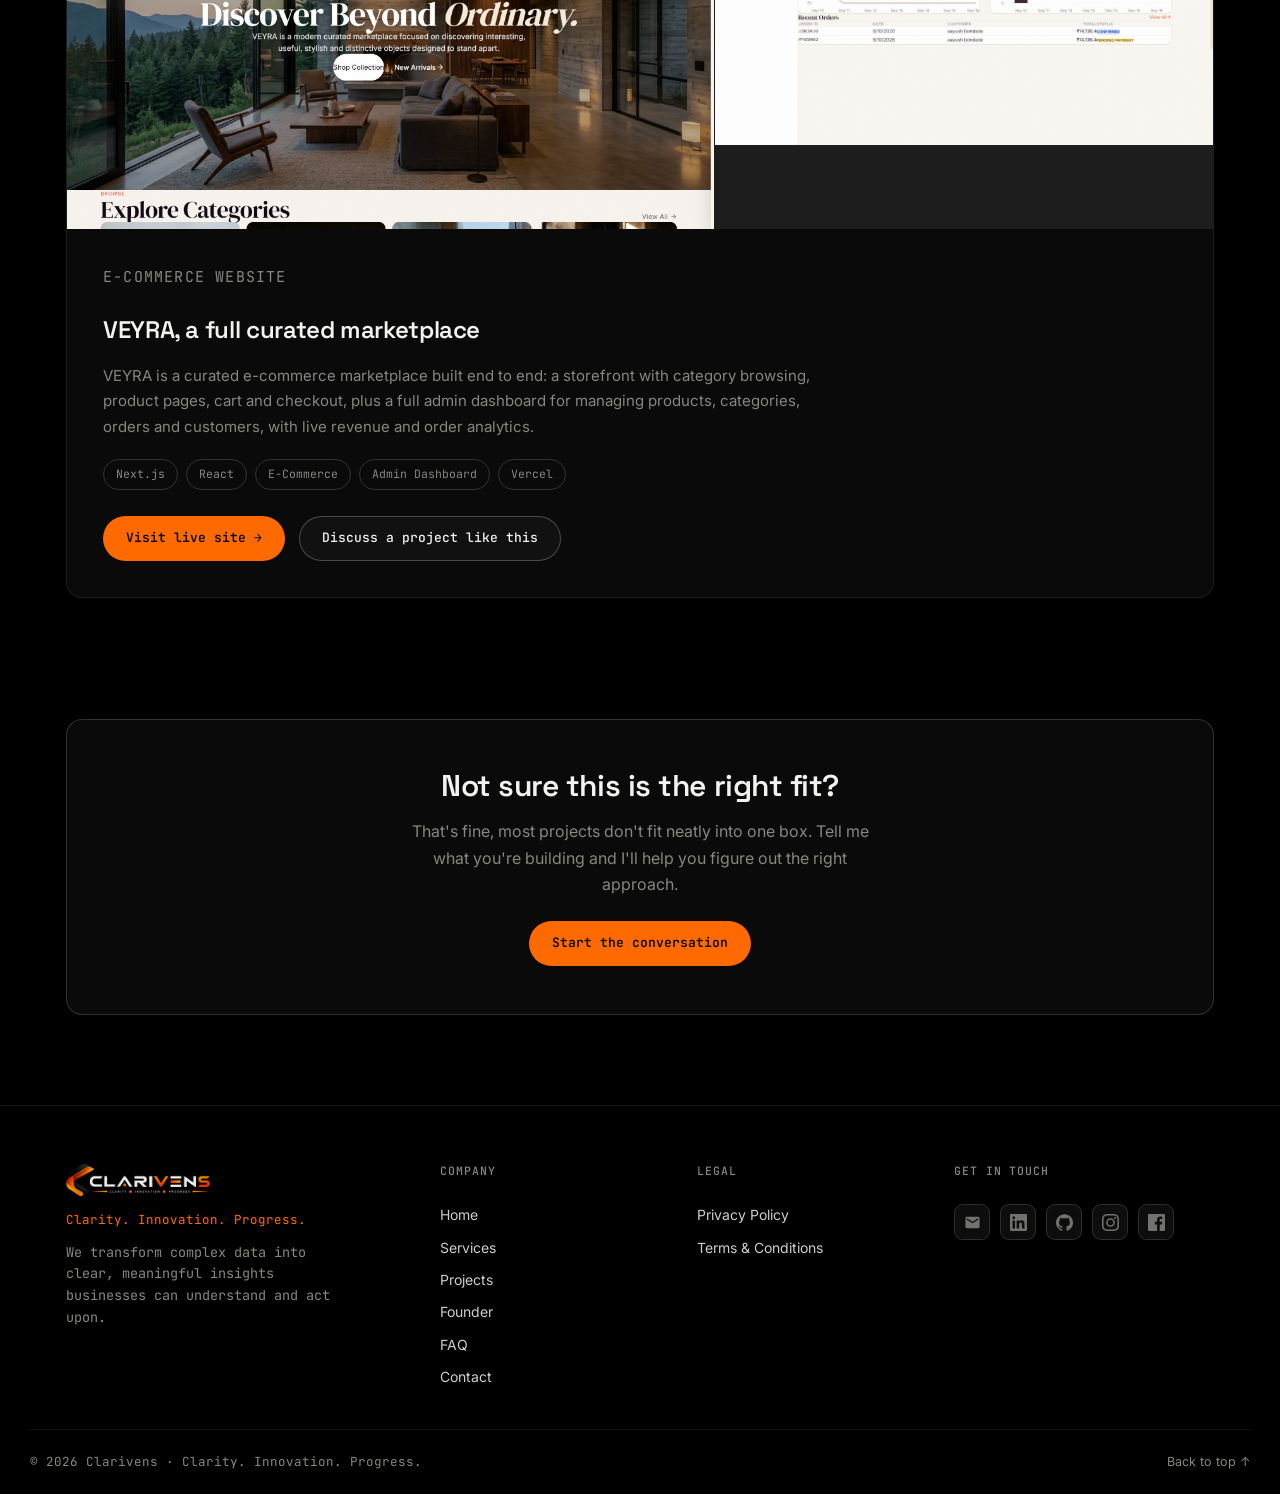
<file: web-development.html>
<!DOCTYPE html>
<html lang="en">
<head>
<meta charset="UTF-8">
<meta name="viewport" content="width=device-width, initial-scale=1.0">
<title>Web Development | Clarivens</title>
<meta name="description" content="Professional website and web app development from Clarivens, built with the right technology for your project.">
<link rel="icon" type="image/png" href="logo-icon.png">
<link rel="preconnect" href="https://fonts.googleapis.com">
<link href="https://fonts.googleapis.com/css2?family=Space+Grotesk:wght@400;500;600;700&family=Inter:wght@400;500;600&family=JetBrains+Mono:wght@400;500;600&display=swap" rel="stylesheet">
<link rel="stylesheet" href="style.css">
</head>
<body>

<div class="glow-orb o1"></div>
<div class="glow-orb o2"></div>
<div class="glow-orb o3"></div>
<div id="cursorRing"></div>
<div id="cursorDot"></div>

<header>
  <nav class="wrap">
    <a href="index.html" class="logo"><img src="logo-icon.png" alt="Clarivens"></a>
    <div class="nav-links" id="navLinks">
      <a href="services.html">Services</a>
      <a href="projects.html">Projects</a>
      <a href="about.html">Founder</a>
      <a href="contact.html" class="btn btn-solid">Start a Project</a>
    </div>
    <button class="nav-toggle" id="navToggle" aria-label="Toggle menu">☰</button>
  </nav>
</header>

<div class="cookie-banner" id="cookieBanner" role="region" aria-label="Cookie consent">
  <div class="cookie-banner-inner">
    <p>We use minimal cookies to remember your preferences and understand site usage. No data is sold or shared with advertisers. See our <a href="privacy.html">Privacy Policy</a> for details.</p>
    <div class="cookie-banner-actions">
      <button class="btn btn-outline" id="cookieDecline" type="button">Decline</button>
      <button class="btn btn-solid" id="cookieAccept" type="button">Accept</button>
    </div>
  </div>
</div>

<main id="top">
  <!-- PAGE HEADER -->
  <section class="page-hero">
    <div class="wrap">
      <a href="services.html" class="back-link reveal">← All Services</a>
      <p class="eyebrow">Category</p>
      <h1>Web Development</h1>
      <p class="lead">Professional websites and web apps, built with whatever technology actually fits your project.</p>
    </div>
  </section>

  <!-- SERVICES -->
  <section class="section-flush-top">
    <div class="wrap">

      <div class="service-detail tilt reveal">
        <div class="service-detail-head">
          <div class="service-icon">BW</div>
          <h2>Business &amp; Portfolio Websites</h2>
        </div>
        <p class="desc">A clean, professional website that represents your business well, whether that's a company site, a personal portfolio, or a brochure-style site for a local business. Built to load fast and look credible, not just fill space online.</p>
        <div class="service-meta">
          <div><b>Typical timeline</b>1 to 2 weeks</div>
          <div><b>Tools used</b>Chosen per project: HTML/CSS/JS, WordPress, or a lightweight framework</div>
        </div>
        <p class="includes-label">What's included</p>
        <ul class="includes">
          <li>Custom design that matches your brand, not a generic template look</li>
          <li>Responsive layout that works cleanly across desktop, tablet and mobile</li>
          <li>Contact form and basic on-page SEO setup</li>
          <li>Fast loading, since a slow site loses visitors before they even see it</li>
          <li>Hosting and deployment setup included</li>
        </ul>
        <p class="ideal-for"><b>Ideal for:</b> small businesses, freelancers, and professionals who need a credible online presence without unnecessary complexity.</p>
        <a href="contact.html?service=Business%20%26%20Portfolio%20Websites#contact" class="btn btn-solid">Discuss this service</a>
      </div>

      <div class="service-detail tilt reveal">
        <div class="service-detail-head">
          <div class="service-icon">EC</div>
          <h2>E-Commerce Websites</h2>
        </div>
        <p class="desc">An online store where customers can actually browse, buy and check out, built on the platform that fits your product range and budget, not a one-size-fits-all cart.</p>
        <div class="service-meta">
          <div><b>Typical timeline</b>2 to 5 weeks</div>
          <div><b>Tools used</b>Chosen per project: Shopify, WooCommerce, or a custom storefront</div>
        </div>
        <p class="includes-label">What's included</p>
        <ul class="includes">
          <li>Product catalog setup with categories, variants and search</li>
          <li>Secure checkout and payment gateway integration</li>
          <li>Order and inventory management</li>
          <li>Mobile-optimized shopping experience</li>
          <li>Basic analytics so you can see what's actually selling</li>
        </ul>
        <p class="ideal-for"><b>Ideal for:</b> businesses selling physical or digital products online for the first time, or migrating off a clunky existing store.</p>
        <a href="contact.html?service=E-Commerce%20Websites#contact" class="btn btn-solid">Discuss this service</a>
      </div>

      <div class="service-detail tilt reveal">
        <div class="service-detail-head">
          <div class="service-icon">WA</div>
          <h2>Web Applications</h2>
        </div>
        <p class="desc">A more dynamic, interactive web app, booking systems, client portals, internal dashboards, or anything that needs to do more than just display information.</p>
        <div class="service-meta">
          <div><b>Typical timeline</b>3 to 8 weeks</div>
          <div><b>Tools used</b>Chosen per project: React, Next.js, or another framework suited to the feature set</div>
        </div>
        <p class="includes-label">What's included</p>
        <ul class="includes">
          <li>Requirements and feature planning before any code gets written</li>
          <li>User accounts, login and permissions if needed</li>
          <li>Database design to support the actual features you need</li>
          <li>API integrations with the tools you already use</li>
          <li>Testing before launch, not after</li>
        </ul>
        <p class="ideal-for"><b>Ideal for:</b> businesses needing custom functionality a template or plugin can't provide, like booking systems, client portals, or internal dashboards.</p>
        <a href="contact.html?service=Web%20Applications#contact" class="btn btn-solid">Discuss this service</a>
      </div>

      <div class="service-detail tilt reveal">
        <div class="service-detail-head">
          <div class="service-icon">RM</div>
          <h2>Website Redesign &amp; Maintenance</h2>
        </div>
        <p class="desc">Fixing what's not working on an existing site, whether that's an outdated design, slow performance, broken functionality, or ongoing updates nobody has time for.</p>
        <div class="service-meta">
          <div><b>Typical timeline</b>1 to 3 weeks for a redesign, ongoing for maintenance</div>
          <div><b>Tools used</b>Matched to whatever platform your current site is built on</div>
        </div>
        <p class="includes-label">What's included</p>
        <ul class="includes">
          <li>An honest audit of what's actually wrong with the current site</li>
          <li>Design and performance improvements without necessarily starting from scratch</li>
          <li>Fixing broken forms, links, or plugins</li>
          <li>Ongoing support plans for regular updates and small changes</li>
          <li>Migration support if you're moving to a better platform</li>
        </ul>
        <p class="ideal-for"><b>Ideal for:</b> businesses with an existing site that's outdated, slow, or just needs someone to maintain it reliably.</p>
        <a href="contact.html?service=Website%20Redesign%20%26%20Maintenance#contact" class="btn btn-solid">Discuss this service</a>
      </div>

    </div>
  </section>

  <!-- FEATURED PROJECT -->
  <section class="section-flush-top">
    <div class="wrap">
      <div class="section-head reveal">
        <p class="eyebrow">Real Work</p>
        <h2>A live example, not just a service description.</h2>
      </div>

      <div class="featured-project tilt reveal">
        <div class="featured-project-images">
          <img src="assets/veyra/01_storefront_hero.png" alt="VEYRA storefront homepage">
          <img src="assets/veyra/03_admin_dashboard.png" alt="VEYRA admin dashboard with live revenue and order analytics">
        </div>
        <div class="featured-project-body">
          <p class="featured-project-label">E-Commerce Website</p>
          <h3>VEYRA, a full curated marketplace</h3>
          <p>VEYRA is a curated e-commerce marketplace built end to end: a storefront with category browsing, product pages, cart and checkout, plus a full admin dashboard for managing products, categories, orders and customers, with live revenue and order analytics.</p>
          <div class="featured-project-tags">
            <span>Next.js</span>
            <span>React</span>
            <span>E-Commerce</span>
            <span>Admin Dashboard</span>
            <span>Vercel</span>
          </div>
          <div class="featured-project-actions">
            <a href="https://veyra-gules.vercel.app/" target="_blank" rel="noopener noreferrer" class="btn btn-solid">Visit live site →</a>
            <a href="contact.html?service=E-Commerce%20Websites#contact" class="btn btn-outline">Discuss a project like this</a>
          </div>
        </div>
      </div>
    </div>
  </section>

  <!-- CLOSING CTA -->
  <section class="section-flush-top">
    <div class="wrap">
      <div class="cta-banner reveal">
        <h2>Not sure this is the right fit?</h2>
        <p>That's fine, most projects don't fit neatly into one box. Tell me what you're building and I'll help you figure out the right approach.</p>
        <a href="contact.html" class="btn btn-solid">Start the conversation</a>
      </div>
    </div>
  </section>

</main>

<footer>
  <div class="wrap footer-grid">
    <div class="footer-brand">
      <img src="logo-full.png" alt="Clarivens: Clarity. Innovation. Progress." class="footer-logo">
      <p class="footer-tagline">Clarity. Innovation. Progress.</p>
      <p class="footer-blurb">We transform complex data into clear, meaningful insights businesses can understand and act upon.</p>
    </div>
    <div class="footer-col">
      <h4>Company</h4>
      <a href="index.html">Home</a>
      <a href="services.html">Services</a>
      <a href="projects.html">Projects</a>
      <a href="about.html">Founder</a>
      <a href="faq.html">FAQ</a>
      <a href="contact.html">Contact</a>
    </div>
    <div class="footer-col">
      <h4>Legal</h4>
      <a href="privacy.html">Privacy Policy</a>
      <a href="terms.html">Terms &amp; Conditions</a>
    </div>
    <div class="footer-col">
      <h4>Get in touch</h4>
      <div class="footer-social-row">
        <a href="https://mail.google.com/mail/?view=cm&fs=1&to=clarivens.io@gmail.com" target="_blank" rel="noopener noreferrer" aria-label="Email">
          <svg viewBox="0 0 24 24" fill="currentColor" width="17" height="17" aria-hidden="true"><path d="M20 4H4c-1.1 0-1.99.9-1.99 2L2 18c0 1.1.9 2 2 2h16c1.1 0 2-.9 2-2V6c0-1.1-.9-2-2-2zm0 4-8 5-8-5V6l8 5 8-5v2z"/></svg>
        </a>
        <a href="https://www.linkedin.com/in/himanshu-bagde11/" target="_blank" rel="noopener noreferrer" aria-label="LinkedIn">
          <svg viewBox="0 0 24 24" fill="currentColor" width="17" height="17" aria-hidden="true"><path d="M20.447 20.452h-3.554v-5.569c0-1.328-.027-3.037-1.852-3.037-1.853 0-2.136 1.445-2.136 2.939v5.667H9.351V9h3.414v1.561h.046c.477-.9 1.637-1.85 3.37-1.85 3.601 0 4.267 2.37 4.267 5.455v6.286zM5.337 7.433c-1.144 0-2.063-.926-2.063-2.065 0-1.138.92-2.063 2.063-2.063 1.14 0 2.064.925 2.064 2.063 0 1.139-.925 2.065-2.064 2.065zm1.782 13.019H3.555V9h3.564v11.452zM22.225 0H1.771C.792 0 0 .774 0 1.729v20.542C0 23.227.792 24 1.771 24h20.451C23.2 24 24 23.227 24 22.271V1.729C24 .774 23.2 0 22.222 0h.003z"/></svg>
        </a>
        <a href="https://github.com/Himanshubagde11" target="_blank" rel="noopener noreferrer" aria-label="GitHub">
          <svg viewBox="0 0 24 24" fill="currentColor" width="17" height="17" aria-hidden="true"><path d="M12 .297c-6.63 0-12 5.373-12 12 0 5.303 3.438 9.8 8.205 11.385.6.113.82-.258.82-.577 0-.285-.01-1.04-.015-2.04-3.338.724-4.042-1.61-4.042-1.61C4.422 18.07 3.633 17.7 3.633 17.7c-1.087-.744.084-.729.084-.729 1.205.084 1.838 1.236 1.838 1.236 1.07 1.835 2.809 1.305 3.495.998.108-.776.417-1.305.76-1.605-2.665-.3-5.466-1.332-5.466-5.93 0-1.31.465-2.38 1.235-3.22-.135-.303-.54-1.523.105-3.176 0 0 1.005-.322 3.3 1.23.96-.267 1.98-.399 3-.405 1.02.006 2.04.138 3 .405 2.28-1.552 3.285-1.23 3.285-1.23.645 1.653.24 2.873.12 3.176.765.84 1.23 1.91 1.23 3.22 0 4.61-2.805 5.625-5.475 5.92.42.36.81 1.096.81 2.22 0 1.606-.015 2.896-.015 3.286 0 .315.21.69.825.57C20.565 22.092 24 17.592 24 12.297c0-6.627-5.373-12-12-12"/></svg>
        </a>
        <a href="https://www.instagram.com/clarivens/" target="_blank" rel="noopener noreferrer" aria-label="Instagram">
          <svg viewBox="0 0 24 24" fill="currentColor" width="17" height="17" aria-hidden="true"><path d="M12 2.163c3.204 0 3.584.012 4.85.07 3.252.148 4.771 1.691 4.919 4.919.058 1.265.069 1.645.069 4.849 0 3.205-.012 3.584-.069 4.849-.149 3.225-1.664 4.771-4.919 4.919-1.266.058-1.644.07-4.85.07-3.204 0-3.584-.012-4.849-.07-3.26-.149-4.771-1.699-4.919-4.92-.058-1.265-.07-1.644-.07-4.849 0-3.204.013-3.583.07-4.849.149-3.227 1.664-4.771 4.919-4.919 1.266-.057 1.645-.069 4.849-.069zM12 0C8.741 0 8.333.014 7.053.072c-4.358.2-6.78 2.618-6.98 6.98C.014 8.332 0 8.74 0 12c0 3.259.014 3.668.072 4.948.2 4.358 2.618 6.78 6.98 6.98C8.333 23.986 8.741 24 12 24c3.259 0 3.668-.014 4.948-.072 4.354-.2 6.782-2.618 6.979-6.98.059-1.28.073-1.689.073-4.948 0-3.259-.014-3.667-.072-4.947-.196-4.354-2.617-6.78-6.979-6.98C15.668.014 15.259 0 12 0zm0 5.838a6.162 6.162 0 1 0 0 12.324 6.162 6.162 0 0 0 0-12.324zM12 16a4 4 0 1 1 0-8 4 4 0 0 1 0 8zm6.406-11.845a1.44 1.44 0 1 0 0 2.881 1.44 1.44 0 0 0 0-2.881z"/></svg>
        </a>
        <a href="https://www.facebook.com/profile.php?id=61593940557370" target="_blank" rel="noopener noreferrer" aria-label="Facebook">
          <svg viewBox="0 0 24 24" fill="currentColor" width="17" height="17" aria-hidden="true"><path d="M22.675 0h-21.35c-.732 0-1.325.593-1.325 1.325v21.351c0 .731.593 1.324 1.325 1.324h11.495v-9.294h-3.128v-3.622h3.128v-2.671c0-3.1 1.893-4.788 4.659-4.788 1.325 0 2.464.099 2.795.143v3.24l-1.918.001c-1.504 0-1.795.715-1.795 1.763v2.313h3.587l-.467 3.622h-3.12v9.293h6.116c.73 0 1.323-.593 1.323-1.324v-21.35c0-.732-.593-1.325-1.325-1.325z"/></svg>
        </a>
      </div>
    </div>
  </div>
  <div class="wrap footer-bottom">
    <p>&copy; 2026 Clarivens &middot; Clarity. Innovation. Progress.</p>
    <a href="index.html#top">Back to top ↑</a>
  </div>
</footer>

<script src="main.js"></script>

    <div id="clarivens-ai-root"></div>
    <script src="/clarivens-ai-widget.js" defer></script>
</body>
</html>
</file>
<file: style.css>
:root{
    --black:#000000;
    --black-2:#0A0A0A;
    --black-3:#101010;
    --white:#F2F2EF;
    --muted:#87877F;
    --orange:#FF6A00;
    --orange-2:#FF9142;
    --orange-dim:rgba(255,106,0,0.14);
    --line:rgba(255,255,255,0.08);
    --line-strong:rgba(255,255,255,0.16);
    --radius:16px;
    --radius-sm:10px;
    --maxw:1220px;

    /* Standard Fluid Spacing Scale */
    --space-3xs:2px;
    --space-2xs:4px;
    --space-xs:8px;
    --space-sm:12px;
    --space-md:16px;
    --space-lg:24px;
    --space-xl:32px;
    --space-2xl:48px;
    --space-3xl:64px;
    --space-4xl:96px;

    /* Standard Component & Section Metrics */
    --section-py:clamp(56px, 7vw, 92px);
    --section-py-compact:clamp(36px, 4.5vw, 56px);
    --container-px:clamp(18px, 4vw, 36px);
    --card-p:clamp(22px, 3vw, 32px);
    --card-gap:clamp(18px, 2.5vw, 24px);
  }
  *{box-sizing:border-box; margin:0; padding:0;}
  html{scroll-behavior:smooth;}
  @media (prefers-reduced-motion: reduce){ html{scroll-behavior:auto;} *{animation-duration:0.01ms !important; transition-duration:0.01ms !important;} }
  body{
    background:var(--black); color:var(--white);
    font-family:'Inter',sans-serif; line-height:1.6;
    overflow-x:clip; /* clips without breaking position:sticky, unlike overflow-x:hidden */
  }
  ::selection{background:var(--orange); color:#000;}

  /* Seamless custom glow cursor system */
  @media (pointer:fine) {
    body, body * {
      cursor: none !important;
    }
    body input,
    body textarea,
    body [contenteditable="true"] {
      cursor: text !important;
    }
    body select {
      cursor: default !important;
    }
  }
  @media (pointer:coarse), (prefers-reduced-motion: reduce) {
    body, body * {
      cursor: auto !important;
    }
    #cursorDot, #cursorRing {
      display: none !important;
    }
  }

  /* custom glow cursor (desktop only) */
  #cursorDot, #cursorRing{
    position:fixed; top:0; left:0; z-index:99999; pointer-events:none;
    border-radius:50%; opacity:0;
    transform:translate(-50%,-50%);
    will-change:left, top, opacity, width, height;
  }
  #cursorDot.visible, #cursorRing.visible{ opacity:1; }
  #cursorDot.hidden-input, #cursorRing.hidden-input{ opacity:0 !important; }

  #cursorDot{
    width:6px; height:6px; background:var(--orange);
    box-shadow:0 0 10px 2px rgba(255,106,0,0.85);
    transition:opacity .2s ease, width .2s ease, height .2s ease, background .2s ease, box-shadow .2s ease;
  }
  #cursorDot.active{
    width:4px; height:4px;
    box-shadow:0 0 14px 3px rgba(255,106,0,1);
  }
  #cursorDot.clicking{
    width:10px; height:10px; background:#ffffff;
    box-shadow:0 0 16px 4px rgba(255,106,0,1);
  }

  #cursorRing{
    width:34px; height:34px;
    border:1.5px solid rgba(255,106,0,0.5);
    box-shadow:0 0 12px rgba(255,106,0,0.15);
    transition:opacity .25s ease, width .22s cubic-bezier(0.25, 1, 0.5, 1), height .22s cubic-bezier(0.25, 1, 0.5, 1), border-color .2s ease, background .2s ease, box-shadow .2s ease;
  }
  #cursorRing.active{
    width:52px; height:52px;
    background:rgba(255,106,0,0.1);
    border-color:var(--orange);
    box-shadow:0 0 20px rgba(255,106,0,0.3);
  }
  #cursorRing.clicking{
    width:26px; height:26px;
    background:rgba(255,106,0,0.22);
    border-color:#ffaa55;
    box-shadow:0 0 14px rgba(255,106,0,0.45);
  }

  /* floating ambient glow orbs, OLED depth */
  .glow-orb{
    position:fixed; border-radius:50%; filter:blur(90px); pointer-events:none; z-index:0;
    opacity:0.35;
  }
  .glow-orb.o1{width:420px; height:420px; background:radial-gradient(circle, rgba(255,106,0,0.55), transparent 70%); top:-10%; left:-8%; animation:float1 16s ease-in-out infinite;}
  .glow-orb.o2{width:360px; height:360px; background:radial-gradient(circle, rgba(255,145,66,0.4), transparent 70%); bottom:5%; right:-6%; animation:float2 19s ease-in-out infinite;}
  .glow-orb.o3{width:280px; height:280px; background:radial-gradient(circle, rgba(255,106,0,0.3), transparent 70%); top:45%; left:45%; animation:float3 22s ease-in-out infinite;}
  @keyframes float1{0%,100%{transform:translate(0,0);} 50%{transform:translate(60px,80px);}}
  @keyframes float2{0%,100%{transform:translate(0,0);} 50%{transform:translate(-70px,-50px);}}
  @keyframes float3{0%,100%{transform:translate(0,0) scale(1);} 50%{transform:translate(-40px,60px) scale(1.15);}}
  @media (prefers-reduced-motion: reduce){ .glow-orb{animation:none;} }
  .wrap{max-width:var(--maxw); margin:0 auto; padding:0 var(--container-px); width:100%;}
  h1,h2,h3{font-family:'Space Grotesk',sans-serif; font-weight:600; letter-spacing:-0.015em;}
  a{color:inherit; text-decoration:none;}
  .mono{font-family:'JetBrains Mono',monospace;}
  .eyebrow{
    font-family:'JetBrains Mono',monospace; font-size:12px; letter-spacing:0.16em; text-transform:uppercase;
    color:var(--orange); display:flex; align-items:center; gap:10px; line-height:1;
  }
  .eyebrow::before{content:''; width:20px; height:1px; background:var(--orange);}
  /* eyebrow used inline inside cards — suppress the decorative dash line */
  .project-card .eyebrow::before,
  .service-detail .eyebrow::before{
    display:none;
  }

  /* ambient grid texture, slow drift */
  body::before{
    content:''; position:fixed; inset:-40px; z-index:0; pointer-events:none;
    background-image: radial-gradient(circle, rgba(255,106,0,0.07) 1px, transparent 1px);
    background-size:34px 34px;
    opacity:0.55;
    animation:gridDrift 40s linear infinite;
  }
  @keyframes gridDrift{ from{transform:translate(0,0);} to{transform:translate(34px,34px);} }
  @media (prefers-reduced-motion: reduce){ body::before{animation:none;} }

  header{
    position:fixed; top:0; left:0; right:0; z-index:200;
    background:rgba(10,10,11,0.8); backdrop-filter:blur(16px);
    border-bottom:1px solid var(--line);
  }
  nav.wrap{display:flex; align-items:center; justify-content:space-between; height:72px;}
  .logo{
    display:flex; align-items:center; height:38px;
  }
  .logo img{
    height:100%; width:auto; max-width:150px; object-fit:contain; display:block;
    filter:drop-shadow(0 0 10px rgba(255,106,0,0.35));
    animation:logoPulse 3s ease-in-out infinite;
  }
  @keyframes logoPulse{ 0%,100%{filter:drop-shadow(0 0 6px rgba(255,106,0,0.22));} 50%{filter:drop-shadow(0 0 16px rgba(255,106,0,0.5));} }
  @media (prefers-reduced-motion: reduce){ .logo img{animation:none;} }
  .nav-links{display:flex; align-items:center; gap:28px;}
  .nav-links a{font-size:14px; color:var(--muted); font-weight:500; transition:color .2s ease; position:relative;}
  .nav-links a:hover{color:var(--white);}
  .nav-links a::after{content:''; position:absolute; left:0; bottom:-6px; height:1.5px; width:0; background:var(--orange); transition:width .25s ease;}
  .nav-links a:hover::after{width:100%;}
  .btn{
    font-family:'JetBrains Mono',monospace; font-size:13px; font-weight:500; padding:11px 22px; border-radius:100px;
    cursor:pointer; transition:transform .2s ease, box-shadow .2s ease, background .2s ease;
    display:inline-flex; align-items:center; justify-content:center; gap:8px; border:1px solid transparent; min-height:42px;
  }
  .btn-solid{background:var(--orange); color:#0A0A0B; font-weight:600;}
  .btn-solid:hover{transform:translateY(-2px); box-shadow:0 8px 24px rgba(255,106,0,0.35);}
  .btn-outline{border-color:rgba(255,255,255,0.24); color:var(--white); background:rgba(255,255,255,0.03);}
  .btn-outline:hover{border-color:var(--orange); background:var(--orange-dim);}
  .nav-toggle{display:none; background:none; border:none; color:var(--white); font-size:22px; cursor:pointer;}

  /* HERO */
  .hero-scroll-space{position:relative; height:170vh;}
  .hero{position:sticky; top:0; min-height:100vh; height:100vh; display:flex; align-items:center; padding-top:72px; z-index:1; overflow:hidden;}
  @media (max-height:880px){
    .hero{align-items:center; padding-top:72px;}
  }
  @media (max-height:760px){
    .hero{padding-top:72px;}
    .hero h1{font-size:clamp(28px,5vw,52px) !important; margin:12px auto 10px !important;}
    .hero p.lead{font-size:14.5px !important; margin-bottom:20px !important; line-height:1.58 !important;}
    .hero-ctas{margin-bottom:24px !important;}
    .stat-row{gap:clamp(20px, 3vw, 36px) !important;}
  }
  @media (max-height:640px){
    .hero{padding-top:68px;}
    .hero h1{font-size:clamp(24px,4.5vw,40px) !important;}
    .stat-row{gap:16px !important;}
  }
  #heroCanvas{position:absolute; inset:0; z-index:0;}
  .hero-inner{position:relative; z-index:2; text-align:center; width:100%; will-change:opacity, transform; padding:24px 0;}
  .hero-inner .eyebrow{justify-content:center;}
  .hero h1{
    font-size:clamp(36px,6vw,74px); line-height:1.14; margin:18px auto 16px;
    max-width:980px; will-change:transform, opacity; transform-origin:center center;
    letter-spacing:-0.02em; text-wrap:balance;
  }
  .hero h1 span{
    background:linear-gradient(90deg, var(--orange), var(--orange-2), var(--orange));
    background-size:200% auto;
    -webkit-background-clip:text; background-clip:text; color:transparent;
    animation:shimmer 4s linear infinite;
    text-shadow:0 0 42px rgba(255,106,0,0.35);
  }
  .hero h1 .brand-name{
    display:inline-block;
    font-weight:700;
    background:none; -webkit-background-clip:initial; background-clip:initial;
    color:var(--white); animation:none;
  }
  @keyframes shimmer{ to{background-position:200% center;} }
  .hero p.lead{
    font-size:clamp(15px, 1.8vw, 17px); color:var(--muted); max-width:620px; margin:0 auto 30px; line-height:1.68;
  }
  .hero-ctas{display:flex; gap:14px; justify-content:center; margin-bottom:44px; flex-wrap:wrap;}
  .stat-row{display:flex; gap:clamp(28px, 4.5vw, 56px); justify-content:center; flex-wrap:wrap; min-width:0; max-width:100%;}
  .stat{display:flex; flex-direction:column; align-items:center;}
  .stat .num{
    font-family:'JetBrains Mono',monospace; font-size:clamp(26px, 3.2vw, 34px); font-weight:600; color:var(--white); line-height:1.2;
  }
  .stat .num span{color:var(--orange);}
  .stat .label{font-size:12px; color:var(--muted); margin-top:5px; letter-spacing:0.02em;}
  .scroll-cue{
    position:absolute; bottom:24px; left:50%; transform:translateX(-50%); z-index:2;
    font-family:'JetBrains Mono',monospace; font-size:11px; color:var(--muted);
    display:flex; flex-direction:column; align-items:center; gap:8px;
  }
  .scroll-cue .line{width:1px; height:30px; background:linear-gradient(var(--orange), transparent); animation:scrollpulse 1.8s ease-in-out infinite;}
  @keyframes scrollpulse{0%,100%{opacity:0.3;} 50%{opacity:1;}}

  /* SECTIONS & SYSTEMIC SPACING */
  section{padding:var(--section-py) 0; position:relative; z-index:1;}
  section.section-compact{padding:var(--section-py-compact) 0;}
  section.section-flush-top{padding-top:0 !important;}
  section.section-flush-bottom{padding-bottom:0 !important;}

  .section-head{margin-bottom:clamp(32px, 5vw, 48px); max-width:680px;}
  .section-head.center{margin-left:auto; margin-right:auto; text-align:center;}
  .section-head.center .eyebrow{justify-content:center;}
  .section-head h2{font-size:clamp(26px,3.2vw,38px); margin-top:14px; line-height:1.2; letter-spacing:-0.015em; text-wrap:balance;}
  .section-head p{color:var(--muted); margin-top:12px; font-size:15.5px; line-height:1.68;}
  .section-actions{text-align:center; margin-top:clamp(28px, 4vw, 42px);}

  .reveal{opacity:0; transform:translateY(24px); transition:opacity .65s cubic-bezier(0.16, 1, 0.3, 1), transform .65s cubic-bezier(0.16, 1, 0.3, 1);}
  .reveal.in{opacity:1; transform:translateY(0);}

  /* tilt card base */
  .tilt{
    transform-style:preserve-3d; transition:transform .15s ease-out, border-color .25s ease;
    will-change:transform;
  }

  /* ABOUT */
  #about{border-top:1px solid var(--line);}
  .about-grid{display:grid; grid-template-columns:0.8fr 1.2fr; gap:64px; align-items:start; min-width:0;}
  .about-grid > *{min-width:0;}
  .avatar-card{
    aspect-ratio:4/5; border-radius:var(--radius); border:1px solid var(--line-strong);
    background:radial-gradient(circle at 30% 20%, rgba(255,106,0,0.25), transparent 55%), var(--black-2);
    position:relative; display:flex; align-items:center; justify-content:center; perspective:800px;
    overflow:hidden;
  }
  .avatar-card img{
    position:absolute; inset:0; width:100%; height:100%; object-fit:cover; object-position:center 22%;
    filter:grayscale(0.15) contrast(1.05);
  }
  .avatar-card::after{
    content:''; position:absolute; inset:0;
    background:linear-gradient(180deg, rgba(255,106,0,0.12) 0%, transparent 30%, rgba(0,0,0,0.35) 100%);
    pointer-events:none;
  }
  .avatar-card span{font-family:'Space Grotesk',sans-serif; font-size:100px; font-weight:700; color:rgba(255,106,0,0.18);}
  .about-copy{min-width:0; max-width:100%;}
  .about-copy p{color:var(--muted); margin-bottom:16px; font-size:16px;}
  .about-copy p strong{color:var(--white); font-weight:600;}
  .about-meta{display:flex; gap:28px; margin-top:28px; flex-wrap:wrap;}
  .about-meta div{font-family:'JetBrains Mono',monospace; font-size:12.5px; color:var(--muted);}
  .about-meta div b{color:var(--orange); display:block; font-size:11px; letter-spacing:0.06em; text-transform:uppercase; margin-bottom:4px; font-weight:500;}
  .tool-marquee{margin-top:36px; overflow:hidden; max-width:100%; border-top:1px solid var(--line); border-bottom:1px solid var(--line); padding:18px 0;}
  .tool-track{display:flex; gap:44px; white-space:nowrap; width:max-content; animation:scroll-left 26s linear infinite;}
  @keyframes scroll-left{from{transform:translateX(0);} to{transform:translateX(-50%);}}
  .tool-track span{font-family:'JetBrains Mono',monospace; font-size:13px; color:var(--muted); display:flex; align-items:center; gap:9px;}
  .tool-track span::before{content:'◆'; color:var(--orange); font-size:7px;}

  /* SERVICES */
  #services{border-top:1px solid var(--line);}
  .services-grid{display:grid; grid-template-columns:repeat(2,1fr); gap:var(--card-gap); min-width:0;}
  .services-grid > *{min-width:0;}
  .service-card{
    background:var(--black-2); border:1px solid var(--line); border-radius:var(--radius); padding:var(--card-p);
    display:flex; flex-direction:column; position:relative; overflow:hidden;
  }
  .service-card::before{
    content:''; position:absolute; inset:0; opacity:0; transition:opacity .3s ease;
    background:radial-gradient(260px circle at var(--mx,50%) var(--my,50%), rgba(255,106,0,0.14), transparent 60%);
  }
  .service-card:hover::before{opacity:1;}
  .service-icon{
    width:44px; height:44px; border-radius:10px; background:var(--black-3); border:1px solid var(--line-strong);
    display:flex; align-items:center; justify-content:center; color:var(--orange); font-family:'JetBrains Mono',monospace;
    font-size:16px; font-weight:600; margin-bottom:18px; position:relative;
  }
  .service-card h3{font-size:19px; margin-bottom:10px; position:relative;}
  .service-card p{font-size:14.5px; color:var(--muted); position:relative; line-height:1.65;}

  /* TRUST / SECURITY */
  #trust{border-top:1px solid var(--line);}
  .trust-grid{display:grid; grid-template-columns:repeat(2,1fr); gap:var(--card-gap); min-width:0;}
  .trust-grid > *{min-width:0;}
  .trust-card{
    display:flex; gap:16px; background:var(--black-2); border:1px solid var(--line); border-radius:var(--radius); padding:var(--card-p);
  }
  .trust-card .check{
    width:30px; height:30px; border-radius:50%; background:var(--orange); color:#0A0A0B; flex-shrink:0;
    display:flex; align-items:center; justify-content:center; font-size:15px; font-weight:700;
  }
  .trust-card h3{font-size:16px; margin-bottom:6px;}
  .trust-card p{font-size:14px; color:var(--muted); line-height:1.6;}

  /* SKILLS */
  #skills{border-top:1px solid var(--line);}
  .skills-grid{display:grid; grid-template-columns:repeat(3,1fr); gap:var(--card-gap); min-width:0;}
  .skills-grid > *{min-width:0;}
  .skill-card{
    background:var(--black-2); border:1px solid var(--line); border-radius:var(--radius); padding:var(--card-p);
    position:relative; overflow:hidden;
  }
  .skill-card::before{
    content:''; position:absolute; inset:0; opacity:0; transition:opacity .3s ease;
    background:radial-gradient(220px circle at var(--mx,50%) var(--my,50%), rgba(255,106,0,0.14), transparent 60%);
  }
  .skill-card:hover::before{opacity:1;}
  .skill-card h3{font-size:16px; margin-bottom:12px; position:relative;}
  .skill-card .chips{display:flex; flex-wrap:wrap; gap:8px; position:relative;}
  .skill-card .chips span{
    font-family:'JetBrains Mono',monospace; font-size:11.5px; color:var(--muted);
    border:1px solid var(--line-strong); padding:5px 10px; border-radius:100px;
  }

  /* EXPERIENCE */
  #experience{border-top:1px solid var(--line);}
  .exp-company{margin-bottom:28px;}
  .exp-company h3{font-size:20px;}
  .exp-company .exp-company-meta{font-family:'JetBrains Mono',monospace; font-size:12.5px; color:var(--orange); margin-top:6px;}
  .exp-card + .exp-card{margin-top:var(--card-gap);}
  .exp-card{
    background:var(--black-2); border:1px solid var(--line); border-radius:var(--radius); padding:clamp(22px, 3.5vw, 34px);
    position:relative; overflow:hidden;
  }
  .exp-card::before{
    content:''; position:absolute; inset:0; opacity:0; transition:opacity .3s ease;
    background:radial-gradient(320px circle at var(--mx,50%) var(--my,50%), rgba(255,106,0,0.1), transparent 60%);
  }
  .exp-card:hover::before{opacity:1;}
  .exp-head{display:flex; justify-content:space-between; align-items:flex-start; flex-wrap:wrap; gap:12px; margin-bottom:18px; position:relative;}
  .exp-head h3{font-size:21px;}
  .exp-head .org{color:var(--orange); font-size:14px; margin-top:4px; font-weight:500;}
  .exp-head .period{font-family:'JetBrains Mono',monospace; font-size:12.5px; color:var(--muted); border:1px solid var(--line-strong); padding:6px 14px; border-radius:100px;}
  .exp-card ul{position:relative; padding-left:20px; color:var(--muted); font-size:14.5px; line-height:1.65;}
  .exp-card ul li{margin-bottom:10px;}
  .exp-card ul li::marker{color:var(--orange);}

  /* PROJECTS */
  #work{border-top:1px solid var(--line);}
  .project-grid{display:grid; grid-template-columns:repeat(3,1fr); gap:var(--card-gap); min-width:0;}
  .project-grid > *{min-width:0;}
  .project-card{
    background:var(--black-2); border:1px solid var(--line); border-radius:var(--radius);
    padding:var(--card-p); display:flex; flex-direction:column; position:relative; overflow:hidden;
  }
  .project-card::before{
    content:''; position:absolute; inset:0; opacity:0; transition:opacity .3s ease;
    background:radial-gradient(260px circle at var(--mx,50%) var(--my,50%), rgba(255,106,0,0.14), transparent 60%);
  }
  .project-card:hover::before{opacity:1;}
  .project-num{font-family:'JetBrains Mono',monospace; font-size:12px; color:var(--orange); margin-bottom:14px; position:relative;}
  .project-card-label{
    font-family:'JetBrains Mono',monospace; font-size:10.5px; letter-spacing:0.1em; text-transform:uppercase;
    color:var(--orange); background:var(--orange-dim); border:1px solid rgba(255,106,0,0.28);
    padding:3px 10px; border-radius:100px; display:inline-block; margin-bottom:10px; position:relative;
  }
  .project-card h3{font-size:18px; margin-bottom:10px; position:relative;}
  .project-card p{font-size:13.5px; color:var(--muted); margin-bottom:16px; position:relative; flex:1; line-height:1.6;}
  /* when action buttons follow the tag row, collapse tag row bottom gap */
  .project-card .project-tags:has(+ .project-card-actions){margin-bottom:0;}
  .project-tags{display:flex; flex-wrap:wrap; gap:7px; position:relative;}
  .project-tags span{font-family:'JetBrains Mono',monospace; font-size:10.5px; color:var(--muted); border:1px solid var(--line-strong); padding:4px 9px; border-radius:100px;}

  /* CERTS + EDU */
  #certs{border-top:1px solid var(--line);}
  .cert-row{display:flex; flex-wrap:wrap; gap:14px;}
  .cert-chip{
    display:flex; align-items:center; gap:10px; background:var(--black-2); border:1px solid var(--line);
    border-radius:100px; padding:12px 20px; font-size:13.5px;
  }
  .cert-chip .dot{width:6px; height:6px; border-radius:50%; background:var(--orange); flex-shrink:0;}
  .edu-block{margin-top:clamp(36px, 6vw, 56px); display:flex; justify-content:space-between; align-items:flex-end; flex-wrap:wrap; gap:20px; border-top:1px solid var(--line); padding-top:28px;}
  .edu-block h3{font-size:19px;}
  .edu-block .org{color:var(--muted); font-size:14px; margin-top:6px;}
  .edu-block .period{font-family:'JetBrains Mono',monospace; font-size:12.5px; color:var(--orange);}

  /* CONTACT */
  #contact{border-top:1px solid var(--line);}

  form{background:var(--black-2); border:1px solid var(--line); border-radius:var(--radius); padding:clamp(24px, 4vw, 36px);}
  .field{margin-bottom:20px;}
  .field label{display:block; font-family:'JetBrains Mono',monospace; font-size:11.5px; letter-spacing:0.06em; text-transform:uppercase; color:var(--muted); margin-bottom:8px;}
  .field label .optional-tag{text-transform:none; letter-spacing:0; color:var(--muted); opacity:0.65; font-weight:400;}
  .field input:not([type="checkbox"]):not([type="radio"]), .field textarea, .field select{
    width:100%; background:var(--black-3); border:1px solid var(--line-strong); border-radius:8px;
    padding:12px 14px; color:var(--white); font-family:'Inter',sans-serif; font-size:14.5px; transition:border-color .2s ease;
  }
  .field input:not([type="checkbox"]):not([type="radio"]):focus, .field textarea:focus, .field select:focus{outline:none; border-color:var(--orange);}
  .field textarea{resize:vertical; min-height:110px;}
  .field select{
    appearance:none; -webkit-appearance:none;
    background-image:url("data:image/svg+xml,%3Csvg xmlns='http://www.w3.org/2000/svg' width='12' height='8'%3E%3Cpath d='M1 1l5 5 5-5' stroke='%23FF6A00' stroke-width='1.6' fill='none' stroke-linecap='round' stroke-linejoin='round'/%3E%3C/svg%3E");
    background-repeat:no-repeat; background-position:right 14px center; padding-right:36px; cursor:pointer;
  }
  .field select option{background:var(--black-3); color:var(--white);}
  .submit-btn{
    width:100%; font-family:'JetBrains Mono',monospace; font-size:14px; font-weight:600; background:var(--orange);
    color:#0A0A0B; border:none; padding:14px; border-radius:8px; cursor:pointer; transition:transform .2s ease, box-shadow .2s ease;
  }
  .submit-btn:hover{transform:translateY(-2px); box-shadow:0 12px 28px rgba(255,106,0,0.3);}
  .form-note{font-size:12px; color:var(--muted); margin-top:12px; text-align:center; min-height:16px;}

  footer{border-top:1px solid var(--line); padding:36px 0; text-align:center; position:relative; z-index:1;}
  footer p{font-size:13px; color:var(--muted); font-family:'JetBrains Mono',monospace;}
  footer .socials{display:flex; gap:22px; justify-content:center; margin-bottom:18px;}
  footer .socials a{font-size:13px; color:var(--muted); transition:color .2s ease;}
  footer .socials a:hover{color:var(--orange);}

  @media (max-width:900px){
    .about-grid{grid-template-columns:1fr;}
    .avatar-card{max-width:280px; margin:0 auto;}
    .skills-grid{grid-template-columns:1fr 1fr;}
    .project-grid{grid-template-columns:1fr;}
    .services-grid, .trust-grid{grid-template-columns:1fr;}
    .nav-links{
      position:fixed; top:76px; left:0; right:0; background:var(--black); flex-direction:column; padding:24px 32px;
      border-bottom:1px solid var(--line); transform:translateY(-140%); transition:transform .3s ease; gap:20px; align-items:flex-start;
    }
    .nav-links.open{transform:translateY(0);}
    .nav-toggle{display:block;}
  }
  @media (max-width:560px){
    .skills-grid{grid-template-columns:1fr;}
    .stat-row{gap:30px;}
    .edu-block{flex-direction:column; align-items:flex-start;}
    .wrap{padding:0 20px;}
    .hero-scroll-space{height:150vh;}
    .hero h1{font-size:clamp(34px,11vw,60px); word-break:break-word;}
    .hero p.lead{padding:0 4px;}
    .cert-chip{font-size:12.5px; padding:10px 16px;}
    section{padding:88px 0;}
    .logo{height:32px;}
  }
  @media (max-width:400px){
    .wrap{padding:0 16px;}
    .stat-row{gap:20px; justify-content:flex-start;}
    .stat .num{font-size:24px;}
    nav.wrap{gap:10px;}
    .logo{height:28px;}
  }

/* PAGE HERO (About / Services simple headers) */
.page-hero{padding:clamp(120px, 14vw, 150px) 0 clamp(36px, 5vw, 60px); text-align:center; position:relative; z-index:1;}
.page-hero .eyebrow{justify-content:center;}
.page-hero h1{font-size:clamp(30px,4.6vw,50px); margin:16px auto 14px; max-width:820px; line-height:1.14; letter-spacing:-0.02em; text-wrap:balance;}
.page-hero p.lead{font-size:16px; color:var(--muted); max-width:580px; margin:0 auto; line-height:1.65;}

/* Avatar caption on About page */
.avatar-caption{text-align:center; margin-top:16px; font-family:'Space Grotesk',sans-serif; font-weight:600; font-size:19px; color:var(--white); letter-spacing:-0.01em;}
.avatar-caption span{color:var(--orange);}

/* SERVICES DETAIL PAGE */
.service-detail{
  background:var(--black-2); border:1px solid var(--line); border-radius:var(--radius);
  padding:var(--card-p); margin-bottom:var(--card-gap); position:relative; overflow:hidden;
}
.service-detail::before{
  content:''; position:absolute; inset:0; opacity:0; transition:opacity .3s ease;
  background:radial-gradient(360px circle at var(--mx,50%) var(--my,50%), rgba(255,106,0,0.1), transparent 60%);
}
.service-detail:hover::before{opacity:1;}
.service-detail-head{display:flex; align-items:center; gap:16px; margin-bottom:16px; position:relative; flex-wrap:wrap;}
.service-detail-head h2{font-size:24px;}
.service-detail p.desc{color:var(--muted); font-size:15px; margin-bottom:20px; position:relative; max-width:640px; line-height:1.65;}
.service-detail .includes-label{font-family:'JetBrains Mono',monospace; font-size:11.5px; letter-spacing:0.06em; text-transform:uppercase; color:var(--orange); margin-bottom:10px; position:relative;}
.service-detail .includes{margin:0 0 20px 20px; color:var(--muted); font-size:14.5px; position:relative; line-height:1.65;}
.service-detail .includes li{margin-bottom:8px;}
.service-detail .includes li::marker{color:var(--orange);}
.service-detail .ideal-for{font-size:13.5px; color:var(--muted); margin-bottom:22px; position:relative; line-height:1.6;}
.service-detail .ideal-for b{color:var(--white); font-weight:600;}
.service-detail .btn{position:relative;}

.cta-banner{
  background:var(--black-2); border:1px solid var(--line-strong); border-radius:var(--radius);
  padding:clamp(32px, 5vw, 48px); text-align:center; margin-top:clamp(20px, 3.5vw, 32px);
}
.cta-banner h2{font-size:clamp(22px,2.6vw,30px); margin-bottom:14px; line-height:1.2;}
.cta-banner p{color:var(--muted); margin-bottom:24px; max-width:480px; margin-left:auto; margin-right:auto; line-height:1.65;}

@media (max-width:560px){
  .page-hero{padding:110px 0 40px;}
  .service-detail{padding:20px;}
  .cta-banner{padding:28px 18px;}
}

/* ============ FOOTER (rich multi-column) ============ */
footer{border-top:1px solid var(--line); padding:56px 0 0; position:relative; z-index:1; text-align:left;}
.footer-grid{
  display:grid; grid-template-columns:1.3fr 0.85fr 0.85fr 1fr; gap:36px;
  padding-bottom:40px; border-bottom:1px solid var(--line); min-width:0;
  align-items:start; text-align:left;
}
.footer-grid > *{min-width:0; text-align:left;}
.footer-brand{display:flex; flex-direction:column; align-items:flex-start;}
.footer-logo{height:34px; width:auto; max-width:100%; object-fit:contain; object-position:left center; opacity:0.95; display:block; margin-bottom:14px;}
.footer-tagline{font-family:'JetBrains Mono',monospace; font-size:12.5px; color:var(--orange); margin-bottom:12px; text-align:left;}
.footer-blurb{font-size:13.5px; color:var(--muted); max-width:280px; line-height:1.6; text-align:left;}
.footer-col h4{
  font-family:'JetBrains Mono',monospace; font-size:11.5px; letter-spacing:0.08em; text-transform:uppercase;
  color:var(--muted); margin-bottom:14px; font-weight:500; text-align:left;
}
.footer-col{display:flex; flex-direction:column; align-items:flex-start; gap:10px; text-align:left;}
.footer-col a{font-size:14px; color:var(--white); opacity:0.85; transition:opacity .2s ease, color .2s ease; text-align:left;}
.footer-col a:hover{opacity:1; color:var(--orange);}
.footer-bottom{
  display:flex; justify-content:space-between; align-items:center; padding:22px 0; flex-wrap:wrap; gap:12px; text-align:left;
}
.footer-bottom p{font-size:12.5px; color:var(--muted); font-family:'JetBrains Mono',monospace; text-align:left;}
.footer-bottom a{font-size:12.5px; color:var(--muted); transition:color .2s ease;}
.footer-bottom a:hover{color:var(--orange);}

@media (max-width:900px){
  .footer-grid{grid-template-columns:1fr 1fr; row-gap:32px;}
  .footer-brand{grid-column:1 / -1;}
}
@media (max-width:560px){
  .footer-grid{grid-template-columns:1fr; text-align:left;}
  .footer-blurb{max-width:100%;}
  .footer-bottom{
    flex-direction:column; align-items:flex-start; text-align:left; gap:8px;
  }
  .footer-logo{height:30px;}
}

/* ============ COOKIE CONSENT BANNER ============ */
.cookie-banner{
  position:fixed; left:16px; right:16px; bottom:16px; z-index:300;
  background:var(--black-2); border:1px solid var(--line-strong); border-radius:var(--radius);
  box-shadow:0 20px 50px rgba(0,0,0,0.55);
  padding:18px 22px;
  max-width:640px; margin:0 auto;
  max-height:calc(100vh - 32px); overflow-y:auto;
  opacity:0; transform:translateY(16px);
  transition:opacity .4s ease, transform .4s ease;
  pointer-events:none;
}
.cookie-banner.visible{opacity:1; transform:translateY(0); pointer-events:auto;}
.cookie-banner-inner{display:flex; align-items:center; gap:18px; flex-wrap:wrap;}
.cookie-banner p{font-size:13px; color:var(--muted); flex:1 1 220px; line-height:1.55; margin:0; text-align:left;}
.cookie-banner p a{color:var(--orange); text-decoration:underline; text-underline-offset:2px;}
.cookie-banner-actions{display:flex; gap:10px; flex-shrink:0;}
.cookie-banner-actions .btn{padding:9px 16px; font-size:12.5px; white-space:nowrap;}
.cookie-banner-actions .btn:focus-visible{outline:2px solid var(--orange); outline-offset:2px;}
@media (max-width:560px){
  .cookie-banner{left:10px; right:10px; bottom:10px; padding:16px 18px;}
  .cookie-banner-inner{flex-direction:column; align-items:stretch; gap:14px;}
  .cookie-banner-actions{width:100%;}
  .cookie-banner-actions .btn{flex:1; text-align:center;}
}

/* ============ CONTACT FORM: phone code + honeypot ============ */

.honeypot-field{
  position:absolute !important; width:1px; height:1px; overflow:hidden;
  clip:rect(0,0,0,0); white-space:nowrap; left:-9999px;
}
.checkbox-field{margin-bottom:24px;}
.checkbox-label{
  display:flex; align-items:flex-start; gap:12px; cursor:pointer; font-size:13px; color:var(--muted); line-height:1.55;
  user-select:none;
}
.checkbox-label input[type="checkbox"]{
  appearance:none; -webkit-appearance:none; -moz-appearance:none;
  flex-shrink:0; margin-top:1px; width:18px; height:18px; border-radius:5px;
  border:1.5px solid var(--line-strong); background:var(--black-3);
  position:relative; cursor:pointer;
  transition:border-color .2s ease, background .2s ease, box-shadow .2s ease;
}
.checkbox-label:hover input[type="checkbox"]{border-color:rgba(255,106,0,0.6);}
.checkbox-label input[type="checkbox"]:checked{
  background:linear-gradient(135deg, var(--orange), var(--orange-2));
  border-color:var(--orange);
}
.checkbox-label input[type="checkbox"]:checked::after{
  content:'';
  position:absolute; left:5.5px; top:2px; width:5px; height:9px;
  border:solid #0A0A0B; border-width:0 2px 2px 0;
  transform:rotate(45deg);
}
.checkbox-label input[type="checkbox"]:focus-visible{
  outline:2px solid var(--orange); outline-offset:2px;
}
.checkbox-label span{flex:1; padding-top:1px;}
.checkbox-label a{color:var(--orange); text-decoration:underline; text-underline-offset:2px;}
.checkbox-label a:hover{color:var(--orange-2);}
.checkbox-label.error{color:#FF9E7D;}
.checkbox-label.error input[type="checkbox"]{
  border-color:var(--orange); box-shadow:0 0 0 3px rgba(255,106,0,0.18);
  animation:checkboxShake .35s ease;
}
@keyframes checkboxShake{
  0%, 100%{transform:translateX(0);}
  25%{transform:translateX(-3px);}
  75%{transform:translateX(3px);}
}
@media (prefers-reduced-motion: reduce){
  .checkbox-label.error input[type="checkbox"]{animation:none;}
}

/* ============ ABOUT PAGE: avatar subcaption ============ */
.avatar-subcaption{
  text-align:center; margin-top:4px; font-family:'JetBrains Mono',monospace; font-size:12.5px;
  color:var(--muted); letter-spacing:0.03em;
}

/* ============ MANIFESTO (About / Founder page) ============ */
.manifesto{
  background:var(--black-2); border:1px solid var(--line); border-radius:var(--radius);
  padding:clamp(24px, 4vw, 44px); margin-top:8px;
}
.manifesto p{color:var(--muted); font-size:15.5px; line-height:1.75; margin-bottom:16px;}
.manifesto p strong{color:var(--white); font-weight:600;}
.manifesto .manifesto-brand{
  margin-top:28px; padding-top:24px; border-top:1px solid var(--line);
  text-align:center;
}
.manifesto .manifesto-brand .name{
  font-family:'Space Grotesk',sans-serif; font-size:20px; font-weight:700; letter-spacing:0.02em; color:var(--white);
}
.manifesto .manifesto-brand .tag{
  font-family:'JetBrains Mono',monospace; font-size:12px; color:var(--orange); margin-top:4px; letter-spacing:0.04em;
}
@media (max-width:560px){
  .manifesto{padding:20px;}
}

/* ============ LEGAL PAGES (Privacy / Terms) ============ */
.legal-content{max-width:760px;}
.legal-content .updated{
  font-family:'JetBrains Mono',monospace; font-size:12px; color:var(--orange); margin-bottom:36px; display:block;
}
.legal-content h2{
  font-size:22px; margin:40px 0 14px; padding-top:8px;
}
.legal-content h2:first-of-type{margin-top:0;}
.legal-content h3{font-size:16.5px; margin:22px 0 10px; color:var(--white);}
.legal-content p{color:var(--muted); font-size:15px; line-height:1.75; margin-bottom:14px;}
.legal-content ul{margin:0 0 16px 20px; color:var(--muted); font-size:15px; line-height:1.75;}
.legal-content ul li{margin-bottom:8px;}
.legal-content ul li::marker{color:var(--orange);}
.legal-content a{color:var(--orange);}
.legal-note{
  margin-top:44px; padding:20px 22px; border:1px solid var(--line-strong); border-radius:12px;
  background:var(--black-2); font-size:13px; color:var(--muted); line-height:1.6;
}

/* ============ PROCESS (How We Work) ============ */
#process{border-top:1px solid var(--line);}
.process-track{position:relative; min-width:0;}
.process-line{
  position:absolute; left:25px; top:8px; bottom:8px; width:2px;
  background:linear-gradient(180deg, var(--orange) 0%, rgba(255,106,0,0.5) 60%, rgba(255,106,0,0.08) 100%);
  z-index:0;
}
.process-step{display:flex; align-items:flex-start; gap:20px; margin-bottom:18px; position:relative;}
.process-step:last-child{margin-bottom:0;}
.process-num{
  flex-shrink:0; width:52px; height:52px; border-radius:50%;
  background:var(--black-3); border:2px solid var(--orange);
  display:flex; align-items:center; justify-content:center;
  font-family:'JetBrains Mono',monospace; font-weight:600; font-size:15px; color:var(--orange);
  position:relative; z-index:1; box-shadow:0 0 0 6px var(--black);
  transition:box-shadow .3s ease, transform .3s ease;
}
.process-card{
  flex:1; min-width:0; background:var(--black-2); border:1px solid var(--line); border-radius:var(--radius);
  overflow:hidden; position:relative; transition:border-color .25s ease;
}
.process-card::before{
  content:''; position:absolute; inset:0; opacity:0; transition:opacity .3s ease; pointer-events:none;
  background:radial-gradient(320px circle at var(--mx,50%) var(--my,50%), rgba(255,106,0,0.1), transparent 60%);
}
.process-card:hover::before{opacity:1;}
.process-step-head{
  width:100%; display:flex; align-items:center; justify-content:space-between; gap:16px;
  padding:20px 24px; background:none; border:none; cursor:pointer; text-align:left;
  color:inherit; font-family:inherit; position:relative;
}
.process-step-head:focus-visible{outline:2px solid var(--orange); outline-offset:-2px;}
.process-title-wrap{display:flex; flex-direction:column; gap:4px;}
.process-title{font-family:'Space Grotesk',sans-serif; font-size:17px; font-weight:600; color:var(--white);}
.process-subtitle{font-family:'JetBrains Mono',monospace; font-size:12px; color:var(--muted);}
.accordion-icon{
  flex-shrink:0; width:28px; height:28px; border-radius:50%; border:1px solid var(--line-strong);
  position:relative; transition:transform .3s ease, border-color .3s ease, background .3s ease;
}
.accordion-icon::before, .accordion-icon::after{
  content:''; position:absolute; top:50%; left:50%; background:var(--muted);
  transition:background .3s ease;
}
.accordion-icon::before{width:10px; height:1.5px; transform:translate(-50%,-50%);}
.accordion-icon::after{width:1.5px; height:10px; transform:translate(-50%,-50%);}
[data-accordion-trigger][aria-expanded="true"] .accordion-icon{transform:rotate(135deg); border-color:var(--orange); background:var(--orange-dim);}
[data-accordion-trigger][aria-expanded="true"] .accordion-icon::before,
[data-accordion-trigger][aria-expanded="true"] .accordion-icon::after{background:var(--orange);}
.process-step:hover .accordion-icon{transform:rotate(135deg); border-color:var(--orange); background:var(--orange-dim);}
.process-step:hover .accordion-icon::before,
.process-step:hover .accordion-icon::after{background:var(--orange);}
.process-step:hover .process-num{box-shadow:0 0 0 6px var(--black), 0 0 20px rgba(255,106,0,0.4); transform:scale(1.05);}

.process-body-outer{
  display:grid; grid-template-rows:0fr; transition:grid-template-rows .35s ease;
}
[data-accordion-trigger][aria-expanded="true"] + .process-body-outer,
.process-step:hover .process-body-outer{grid-template-rows:1fr;}
.process-body-inner{overflow:hidden;}
.process-body-inner p{
  color:var(--muted); font-size:14.5px; line-height:1.65; padding:0 24px 22px;
}

@media (max-width:560px){
  .process-num{width:42px; height:42px; font-size:13px;}
  .process-line{left:20px;}
  .process-step{gap:14px;}
  .process-step-head{padding:16px 18px;}
  .process-title{font-size:15.5px;}
  .process-body-inner p{padding:0 18px 18px;}
}

/* ============ FAQ PAGE (shares accordion mechanics with Process) ============ */
.faq-list{display:flex; flex-direction:column; gap:14px;}
.faq-item{
  background:var(--black-2); border:1px solid var(--line); border-radius:var(--radius);
  overflow:hidden; position:relative;
}
.faq-item::before{
  content:''; position:absolute; inset:0; opacity:0; transition:opacity .3s ease; pointer-events:none;
  background:radial-gradient(320px circle at var(--mx,50%) var(--my,50%), rgba(255,106,0,0.1), transparent 60%);
}
.faq-item:hover::before{opacity:1;}
.faq-question{
  width:100%; display:flex; align-items:center; justify-content:space-between; gap:16px;
  padding:20px 24px; background:none; border:none; cursor:pointer; text-align:left;
  color:var(--white); font-family:'Space Grotesk',sans-serif; font-size:16.5px; font-weight:600;
  position:relative;
}
.faq-question:focus-visible{outline:2px solid var(--orange); outline-offset:-2px;}
.faq-answer-outer{display:grid; grid-template-rows:0fr; transition:grid-template-rows .35s ease;}
[data-accordion-trigger][aria-expanded="true"] + .faq-answer-outer{grid-template-rows:1fr;}
.faq-answer-inner{overflow:hidden;}
.faq-answer-inner p{color:var(--muted); font-size:14.5px; line-height:1.7; padding:0 24px 22px; position:relative; max-width:680px;}

@media (max-width:560px){
  .faq-question{padding:16px 18px; font-size:15px;}
  .faq-answer-inner p{padding:0 18px 18px;}
}

/* ============ RADIO GROUP (Preferred contact method) ============ */
.radio-group{display:flex; flex-wrap:wrap; gap:14px 16px; margin-top:2px;}
.radio-option{
  display:flex; align-items:center; gap:9px; cursor:pointer; user-select:none;
  border:1.5px solid var(--line-strong); border-radius:100px; padding:9px 16px 9px 12px;
  background:var(--black-3); transition:border-color .2s ease, background .2s ease;
}
.radio-option:hover{border-color:rgba(255,106,0,0.5);}
.radio-option input[type="radio"]{
  appearance:none; -webkit-appearance:none; -moz-appearance:none;
  width:16px; height:16px; border-radius:50%; border:1.5px solid var(--line-strong);
  background:var(--black); flex-shrink:0; cursor:pointer; position:relative;
  transition:border-color .2s ease;
}
.radio-option input[type="radio"]:checked{border-color:var(--orange);}
.radio-option input[type="radio"]:checked::after{
  content:''; position:absolute; inset:3px; border-radius:50%; background:var(--orange);
}
.radio-option input[type="radio"]:focus-visible{outline:2px solid var(--orange); outline-offset:2px;}
.radio-option input[type="checkbox"]{
  appearance:none; -webkit-appearance:none; -moz-appearance:none;
  width:16px; height:16px; border-radius:4px; border:1.5px solid var(--line-strong);
  background:var(--black); flex-shrink:0; cursor:pointer; position:relative;
  transition:border-color .2s ease, background .2s ease;
}
.radio-option input[type="checkbox"]:checked{border-color:var(--orange); background:var(--orange);}
.radio-option input[type="checkbox"]:checked::after{
  content:''; position:absolute; left:5px; top:1.5px; width:4px; height:8px;
  border:solid #0A0A0B; border-width:0 1.5px 1.5px 0; transform:rotate(45deg);
}
.radio-option input[type="checkbox"]:focus-visible{outline:2px solid var(--orange); outline-offset:2px;}
.radio-option:has(input:checked){border-color:var(--orange); background:var(--orange-dim);}
.radio-option span{font-size:13.5px; color:var(--white);}

/* ============ FORM SUCCESS / THANK YOU PANEL ============ */
.form-success{
  display:none; flex-direction:column; align-items:center; justify-content:center; text-align:center;
  padding:64px 32px; background:var(--black-2); border:1px solid var(--line); border-radius:var(--radius);
  min-height:320px;
}
.form-success.visible{display:flex;}
.form-success .success-icon{
  width:64px; height:64px; border-radius:50%; background:var(--orange-dim); border:2px solid var(--orange);
  display:flex; align-items:center; justify-content:center; margin-bottom:22px;
  animation:successPop .4s cubic-bezier(.34,1.56,.64,1);
}
.form-success .success-icon::after{
  content:''; width:14px; height:24px; border:solid var(--orange); border-width:0 3px 3px 0;
  transform:rotate(45deg) translate(-2px,-3px);
}
@keyframes successPop{0%{transform:scale(0.4); opacity:0;} 100%{transform:scale(1); opacity:1;}}
.form-success h3{font-size:22px; margin-bottom:12px;}
.form-success p{color:var(--muted); font-size:14.5px; max-width:400px; line-height:1.6;}
@media (prefers-reduced-motion: reduce){ .form-success .success-icon{animation:none;} }

/* ============ BRAND ORBIT GRAPHIC ============ */
#brand-mark{border-top:1px solid var(--line); text-align:center; overflow:hidden; padding:100px 0;}
.orbit-wrap{perspective:900px;}
.orbit-graphic{
  position:relative; width:340px; height:340px; margin:0 auto;
  display:flex; align-items:center; justify-content:center;
  transform-style:preserve-3d; transition:transform .2s ease-out;
}
.orbit-glow{
  position:absolute; inset:0; border-radius:50%;
  background:radial-gradient(circle, rgba(255,106,0,0.3), transparent 65%);
  filter:blur(24px); animation:orbitGlowPulse 4s ease-in-out infinite;
}
@keyframes orbitGlowPulse{0%,100%{opacity:0.55; transform:scale(1);} 50%{opacity:1; transform:scale(1.08);}}

.orbit-ring{position:absolute; border-radius:50%; border:1px dashed rgba(255,106,0,0.3); top:50%; left:50%; transform:translate(-50%,-50%);}
.ring-1{width:210px; height:210px; animation:orbitSpin 18s linear infinite;}
.ring-2{width:270px; height:270px; border-style:solid; border-color:rgba(255,106,0,0.14); animation:orbitSpin 26s linear infinite reverse;}
.ring-3{width:336px; height:336px; animation:orbitSpin 34s linear infinite;}
@keyframes orbitSpin{to{transform:translate(-50%,-50%) rotate(360deg);}}

.orbit-dot{
  position:absolute; width:8px; height:8px; border-radius:50%; background:var(--orange);
  box-shadow:0 0 12px 2px rgba(255,106,0,0.75); top:50%; left:50%; margin:-4px 0 0 -4px;
}
.dot-1{animation:orbitPath1 18s linear infinite;}
.dot-2{animation:orbitPath2 26s linear infinite reverse;}
.dot-3{animation:orbitPath3 34s linear infinite;}
@keyframes orbitPath1{from{transform:rotate(0deg) translateX(105px) rotate(0deg);} to{transform:rotate(360deg) translateX(105px) rotate(-360deg);}}
@keyframes orbitPath2{from{transform:rotate(60deg) translateX(135px) rotate(-60deg);} to{transform:rotate(420deg) translateX(135px) rotate(-420deg);}}
@keyframes orbitPath3{from{transform:rotate(200deg) translateX(168px) rotate(-200deg);} to{transform:rotate(560deg) translateX(168px) rotate(-560deg);}}

.orbit-logo{
  position:relative; width:150px; height:auto; z-index:2;
  filter:drop-shadow(0 0 26px rgba(255,106,0,0.5));
  animation:orbitFloat 5s ease-in-out infinite;
}
@keyframes orbitFloat{0%,100%{transform:translateY(0);} 50%{transform:translateY(-10px);}}

.orbit-tagline{
  margin-top:36px; font-family:'JetBrains Mono',monospace; font-size:14px; letter-spacing:0.18em;
  text-transform:uppercase; color:var(--muted);
}
.orbit-tagline span{color:var(--orange); margin:0 12px;}

@media (prefers-reduced-motion: reduce){
  .orbit-ring, .orbit-dot, .orbit-logo, .orbit-glow{animation:none;}
}
@media (max-width:700px){
  #brand-mark{padding:76px 0;}
  .orbit-graphic{transform:scale(0.72);}
  .orbit-tagline{font-size:12px; letter-spacing:0.12em;}
  .orbit-tagline span{margin:0 6px;}
}

/* ============ SERVICES TABS (interactive) ============ */
.services-tabs{min-width:0;}
.tabs-nav{display:flex; gap:10px; flex-wrap:wrap; justify-content:center; margin-bottom:28px;}
.tab-btn{
  display:flex; align-items:center; gap:10px; padding:11px 20px 11px 12px; border-radius:100px;
  border:1px solid var(--line-strong); background:var(--black-2); color:var(--muted); cursor:pointer;
  font-family:'JetBrains Mono',monospace; font-size:13px; transition:border-color .25s ease, background .25s ease, color .25s ease;
}
.tab-btn:hover{border-color:rgba(255,106,0,0.55); color:var(--white);}
.tab-btn:focus-visible{outline:2px solid var(--orange); outline-offset:2px;}
.tab-btn.active{background:var(--orange); border-color:var(--orange); color:#0A0A0B; font-weight:600;}
.tab-icon{
  width:26px; height:26px; border-radius:50%; display:flex; align-items:center; justify-content:center;
  font-size:10px; font-weight:700; background:var(--black-3); border:1px solid var(--line-strong); flex-shrink:0;
  transition:background .25s ease, border-color .25s ease, color .25s ease;
}
.tab-btn.active .tab-icon{background:#0A0A0B; border-color:#0A0A0B; color:var(--orange);}

.tabs-panels{position:relative; min-width:0;}
.tab-panel{
  display:none; background:var(--black-2); border:1px solid var(--line); border-radius:var(--radius);
  padding:36px; min-width:0;
}
.tab-panel.active{display:block; animation:tabFadeIn .35s ease;}
@keyframes tabFadeIn{from{opacity:0; transform:translateY(10px);} to{opacity:1; transform:translateY(0);}}
.tab-panel h3{font-size:21px; margin-bottom:12px;}
.tab-panel p{color:var(--muted); font-size:14.5px; line-height:1.7; margin-bottom:18px; max-width:640px;}
.tab-panel ul{margin:0 0 22px 20px; color:var(--muted); font-size:14px; line-height:1.7;}
.tab-panel ul li{margin-bottom:6px;}
.tab-panel ul li::marker{color:var(--orange);}

@media (prefers-reduced-motion: reduce){.tab-panel.active{animation:none;}}
@media (max-width:700px){
  .tabs-nav{justify-content:flex-start; overflow-x:auto; flex-wrap:nowrap; padding-bottom:4px; -webkit-overflow-scrolling:touch;}
  .tab-btn{flex-shrink:0;}
  .tab-panel{padding:26px;}
}

/* ============ SOCIAL ROW BELOW CONTACT FORM ============ */
.contact-socials{
  grid-column:1 / -1; margin-top:8px; padding-top:32px; border-top:1px solid var(--line);
  display:flex; align-items:center; justify-content:center; gap:18px; flex-wrap:wrap;
}
.contact-socials-label{
  font-family:'JetBrains Mono',monospace; font-size:12px; letter-spacing:0.08em; text-transform:uppercase;
  color:var(--muted);
}
.contact-socials-row{display:flex; gap:12px;}
.contact-socials-row a{
  width:40px; height:40px; border-radius:10px; background:var(--black-2); border:1px solid var(--line-strong);
  display:flex; align-items:center; justify-content:center; font-family:'JetBrains Mono',monospace; font-size:12px;
  font-weight:600; color:var(--muted); transition:border-color .2s ease, color .2s ease, transform .2s ease;
}
.contact-socials-row a:hover{border-color:var(--orange); color:var(--orange); transform:translateY(-2px);}
.contact-socials-row a svg{flex-shrink:0; display:block;}
@media (max-width:560px){
  .contact-socials{flex-direction:column; gap:14px;}
}

/* ============ SERVICE DETAIL META ROW ============ */
.service-meta{display:flex; gap:28px; flex-wrap:wrap; margin-bottom:22px; position:relative;}
.service-meta div{font-size:13px; color:var(--muted);}
.service-meta div b{
  display:block; font-family:'JetBrains Mono',monospace; font-size:10.5px; letter-spacing:0.06em;
  text-transform:uppercase; color:var(--orange); margin-bottom:4px; font-weight:500;
}

/* ============ FOOTER SOCIAL ICON ROW ============ */
.footer-social-row{display:flex; gap:10px; flex-wrap:wrap;}
.footer-social-row a{
  width:36px; height:36px; border-radius:9px; background:var(--black-3); border:1px solid var(--line-strong);
  display:flex; align-items:center; justify-content:center; color:var(--muted);
  transition:border-color .2s ease, color .2s ease, transform .2s ease;
}
.footer-social-row a:hover{border-color:var(--orange); color:var(--orange); transform:translateY(-2px);}
.footer-social-row a svg{flex-shrink:0; display:block;}

/* ============ SERVICES HUB: CATEGORY CARDS ============ */
.category-grid{display:grid; grid-template-columns:repeat(2,1fr); gap:var(--card-gap); min-width:0;}
@media (min-width:700px) and (max-width:1099px){
  .category-grid{grid-template-columns:repeat(2,1fr); gap:var(--card-gap);}
}
@media (min-width:1100px){
  .category-grid{grid-template-columns:repeat(4,1fr); gap:var(--card-gap);}
}
.category-grid > *{min-width:0;}
.category-card{
  display:flex; flex-direction:column; background:var(--black-2); border:1px solid var(--line); border-radius:var(--radius);
  padding:var(--card-p); position:relative; overflow:hidden; text-decoration:none; color:inherit;
  transition:border-color .25s ease;
}
.category-card::before{
  content:''; position:absolute; inset:0; opacity:0; transition:opacity .3s ease; pointer-events:none;
  background:radial-gradient(300px circle at var(--mx,50%) var(--my,50%), rgba(255,106,0,0.14), transparent 60%);
}
.category-card:hover::before{opacity:1;}
.category-card:hover{border-color:var(--line-strong);}
.category-card-icon{
  width:48px; height:48px; border-radius:12px; background:var(--black-3); border:1px solid var(--line-strong);
  display:flex; align-items:center; justify-content:center; font-family:'JetBrains Mono',monospace;
  font-size:14px; font-weight:700; color:var(--orange); margin-bottom:20px; position:relative; flex-shrink:0;
}
.category-card h2{font-size:21px; margin-bottom:12px; position:relative;}
.category-card p{color:var(--muted); font-size:14px; line-height:1.65; margin-bottom:24px; position:relative; flex-grow:1;}
.category-card-foot{display:flex; align-items:center; justify-content:space-between; gap:10px; margin-top:auto; position:relative;}
.category-card-count{font-family:'JetBrains Mono',monospace; font-size:11.5px; color:var(--muted); white-space:nowrap;}
.category-card-cta{font-family:'JetBrains Mono',monospace; font-size:12.5px; color:var(--orange); font-weight:600; white-space:nowrap; transition:transform .2s ease;}
.category-card:hover .category-card-cta{transform:translateX(3px);}

.back-link{
  display:block; text-align:left; font-family:'JetBrains Mono',monospace; font-size:13px; color:var(--muted);
  margin-bottom:18px; transition:color .2s ease;
}
.back-link:hover{color:var(--orange);}

@media (max-width:560px){
  .category-grid{grid-template-columns:1fr;}
}

/* ============ STANDALONE CONTACT FORM PAGE ============ */
.contact-form-standalone{max-width:640px; margin:0 auto;}

/* ============ FEATURED PROJECT SHOWCASE ============ */
.featured-project{
  background:var(--black-2); border:1px solid var(--line); border-radius:var(--radius);
  overflow:hidden; margin-top:8px;
}
.featured-project-images{display:grid; grid-template-columns:1fr; gap:1px; background:var(--line);}
.featured-project-images img{width:100%; display:block;}
.featured-project-body{padding:clamp(22px, 3.5vw, 36px);}
.featured-project-label{
  font-family:'JetBrains Mono',monospace; font-size:11.5px; letter-spacing:0.08em; text-transform:uppercase;
  color:var(--orange); margin-bottom:12px;
}
.featured-project-body h3{font-size:24px; margin-bottom:14px;}
.featured-project-body p{color:var(--muted); font-size:15px; line-height:1.7; margin-bottom:20px; max-width:720px;}
.featured-project-tags{display:flex; flex-wrap:wrap; gap:8px; margin-bottom:26px;}
.featured-project-tags span{
  font-family:'JetBrains Mono',monospace; font-size:11.5px; color:var(--muted);
  border:1px solid var(--line-strong); padding:5px 12px; border-radius:100px;
}
.featured-project-actions{display:flex; gap:14px; flex-wrap:wrap;}
@media (min-width:600px){
  .featured-project-images{grid-template-columns:1.2fr 1fr;}
}
@media (min-width:800px){
  .featured-project-images{grid-template-columns:1.3fr 1fr;}
  .featured-project-images.grid-3{grid-template-columns:1fr 1fr 1fr;}
}
@media (max-width:600px){
  .featured-project-images{grid-template-columns:1fr;}
  .featured-project-images img + img{display:none;}
}
@media (max-width:560px){
  .featured-project-body{padding:20px;}
}
.featured-project-metrics{
  display:grid; grid-template-columns:repeat(auto-fit, minmax(130px, 1fr)); gap:12px; margin-bottom:24px;
}
.featured-metric-item{
  background:rgba(255,255,255,0.02); border:1px solid var(--line); border-radius:10px; padding:12px 14px;
}
.featured-metric-item .val{
  font-family:'Space Grotesk',sans-serif; font-size:18px; font-weight:700; color:var(--white);
}
.featured-metric-item .lbl{
  font-family:'JetBrains Mono',monospace; font-size:11px; color:var(--muted); text-transform:uppercase; letter-spacing:0.04em; margin-top:2px;
}
.project-card-actions{
  display:flex; gap:8px; margin-top:auto; padding-top:14px;
  flex-wrap:wrap; /* let buttons wrap on narrow cards */
}
.project-card-actions a{
  font-size:11.5px; padding:6px 13px;
  flex-shrink:0; /* prevent text squishing inside button */
  white-space:nowrap;
}

/* ============ SERVICE DETAIL META — mobile ============ */
@media (max-width:560px){
  .service-meta{gap:16px;}
  .service-meta div{font-size:12.5px;}
}

/* ============ FEATURED PROJECT — tighten on tablet ============ */
@media (max-width:900px){
  .featured-project-body{padding:28px;}
  .featured-project-body h3{font-size:21px;}
  .featured-project-metrics{grid-template-columns:repeat(auto-fit, minmax(110px, 1fr)); gap:10px;}
}
@media (max-width:560px){
  .featured-project-actions{flex-direction:column;}
  .featured-project-actions .btn{width:100%; text-align:center;}
  .featured-project-metrics{grid-template-columns:repeat(2,1fr);}
}

/* ============ PROJECT GRID — one column on tablets too ============ */
@media (max-width:1000px) and (min-width:901px){
  .project-grid{grid-template-columns:repeat(2,1fr);}
}

/* ============ PROJECT STORY & DEEP-DIVE GRIDS ============ */
.project-story-grid{
  display:grid; grid-template-columns:repeat(auto-fit, minmax(220px, 1fr)); gap:14px; margin-bottom:24px;
}
.project-story-box{
  background:rgba(255,255,255,0.02); border:1px solid var(--line); border-radius:10px; padding:16px 18px;
}
.project-story-box .box-lbl{
  font-family:'JetBrains Mono',monospace; font-size:11px; color:var(--orange); text-transform:uppercase; margin-bottom:6px; font-weight:600; letter-spacing:0.04em;
}
.project-story-box p{
  font-size:13.5px; color:var(--muted); line-height:1.6; margin:0;
}
.project-filter-nav{
  display:flex; gap:10px; flex-wrap:wrap; justify-content:center; margin-bottom:36px;
}
.project-filter-btn{
  display:inline-flex; align-items:center; gap:8px; padding:10px 20px; border-radius:100px;
  border:1px solid var(--line-strong); background:var(--black-2); color:var(--muted); cursor:pointer;
  font-family:'JetBrains Mono',monospace; font-size:13px; transition:border-color .25s ease, background .25s ease, color .25s ease;
}
.project-filter-btn:hover{border-color:rgba(255,106,0,0.55); color:var(--white);}
.project-filter-btn:focus-visible{outline:2px solid var(--orange); outline-offset:2px;}
.project-filter-btn.active{background:var(--orange); border-color:var(--orange); color:#0A0A0B; font-weight:600;}
.project-item-card{
  margin-bottom:40px; transition:opacity .3s ease, transform .3s ease;
}
.project-item-card:last-child{margin-bottom:0;}
.project-item-card.is-hidden{
  display:none;
}

/* ============ CLIENT WORKSPACE / PORTAL ============ */
.workspace-container{padding:var(--section-py-compact) 0; min-height:55vh;}
.workspace-panel, .panel{
  background:var(--black-2); border:1px solid var(--line); border-radius:var(--radius);
  padding:var(--card-p); margin-bottom:var(--card-gap); position:relative; overflow:hidden;
}
.workspace-panel::before, .panel::before{
  content:''; position:absolute; inset:0; opacity:0; transition:opacity .3s ease; pointer-events:none;
  background:radial-gradient(320px circle at var(--mx,50%) var(--my,50%), rgba(255,106,0,0.12), transparent 60%);
}
.workspace-panel:hover::before, .panel:hover::before{opacity:1;}
.workspace-panel h3, .panel h3{font-size:20px; margin-top:0; color:var(--white); margin-bottom:10px;}
.workspace-result-box, .result-box{
  background:var(--black-3); padding:16px 18px; border-radius:8px;
  font-family:'JetBrains Mono',monospace; font-size:13.5px; line-height:1.6;
  white-space:pre-wrap; margin-top:14px; border:1px solid var(--line-strong); color:#d4d4d8;
}
.workspace-file-input, input[type="file"]{
  background:var(--black-3); color:var(--white); padding:12px 14px; border-radius:8px;
  border:1px dashed var(--line-strong); width:100%; margin-bottom:16px;
  font-family:'Inter',sans-serif; font-size:14px; cursor:pointer;
  transition:border-color .2s ease;
}
.workspace-file-input:hover, input[type="file"]:hover{border-color:var(--orange);}
.status-badge{
  display:inline-flex; align-items:center; padding:5px 13px; border-radius:100px;
  font-family:'JetBrains Mono',monospace; font-size:11.5px; font-weight:600;
  text-transform:uppercase; letter-spacing:0.06em; border:1px solid transparent;
}
.status-processing{background:rgba(255,193,7,0.12); color:#ffc107; border-color:rgba(255,193,7,0.3);}
.status-completed{background:rgba(40,167,69,0.12); color:#4ade80; border-color:rgba(40,167,69,0.3);}
.status-pending{background:rgba(255,106,0,0.12); color:var(--orange); border-color:rgba(255,106,0,0.3);}
</file>
